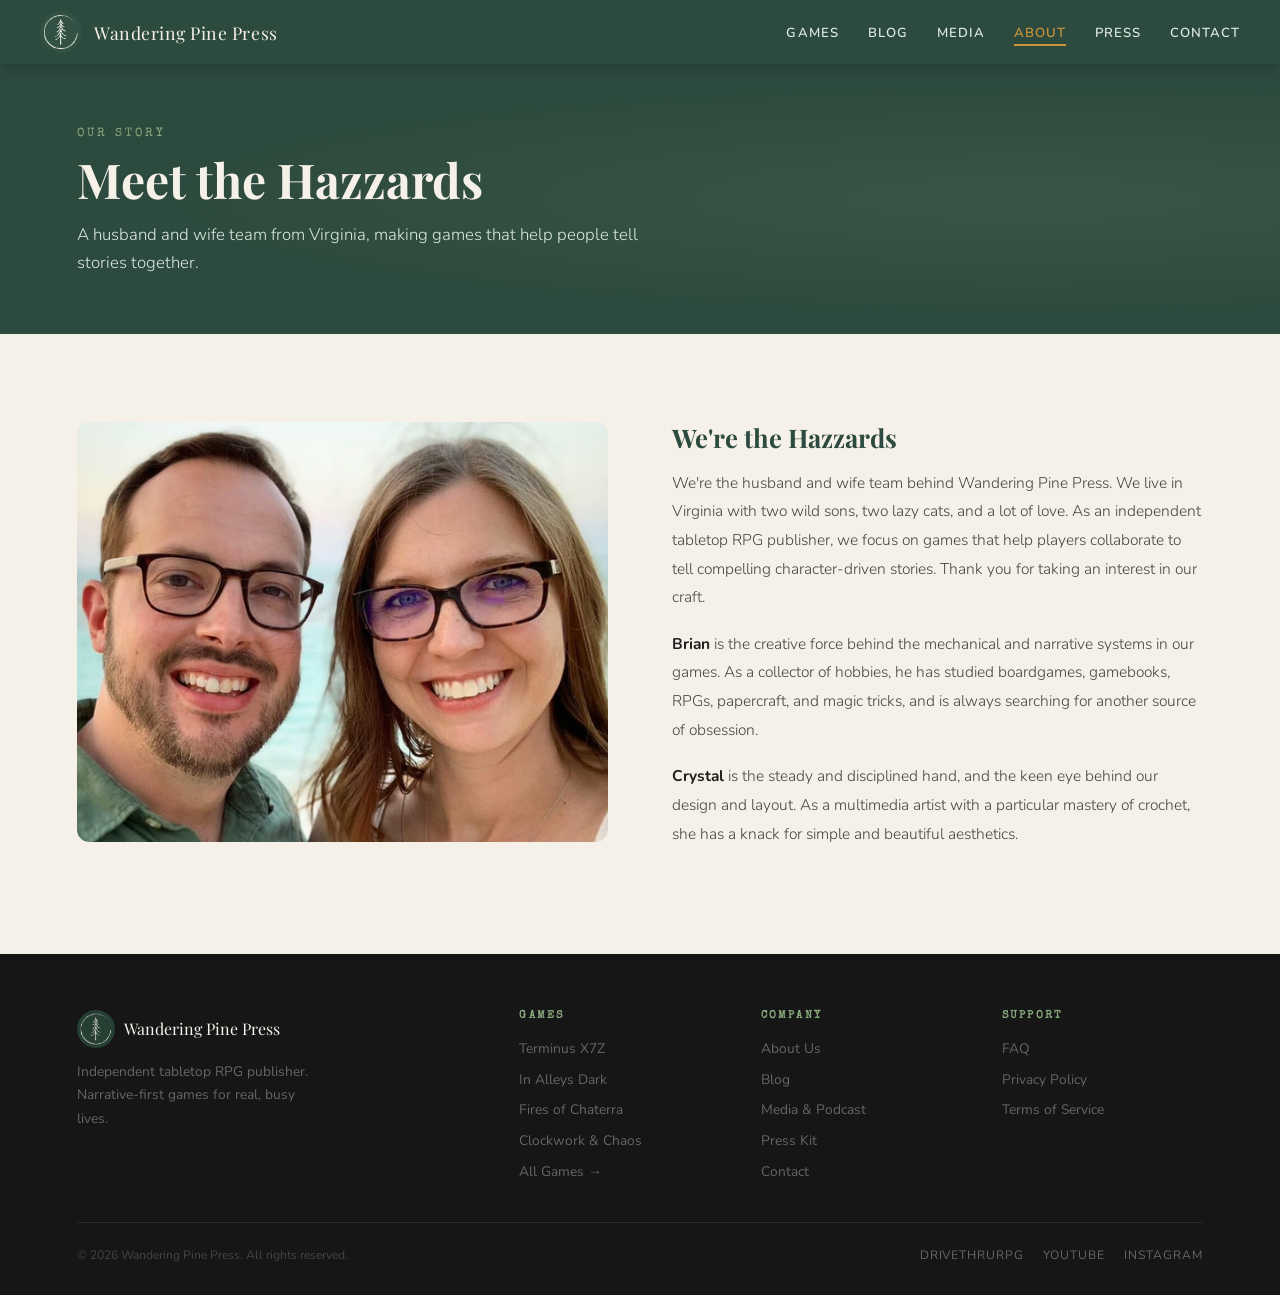
<file: about.html>
<!DOCTYPE html>
<html lang="en">
<head>
  <meta charset="UTF-8"/>
  <meta name="viewport" content="width=device-width, initial-scale=1.0"/>
  <meta name="description" content="Meet the Hazzards — the husband and wife team behind Wandering Pine Press."/>
  <title>About Us — Wandering Pine Press</title>
  <link href="https://fonts.googleapis.com/css2?family=Playfair+Display:ital,wght@0,400;0,700;1,400&family=Nunito:wght@300;400;600&family=Special+Elite&display=swap" rel="stylesheet"/>
  <link rel="stylesheet" href="css/style.css"/>
  <style>
    .about-layout { display: grid; grid-template-columns: 1fr 1fr; gap: 5vw; align-items: start; }
    .about-photo { border-radius: 12px; overflow: hidden; }
    .about-body h2 { font-family: 'Playfair Display', serif; font-size: 1.6rem; margin-bottom: 1rem; color: var(--pine); }
    .about-body p { font-size: 0.97rem; line-height: 1.85; color: #444; font-weight: 300; margin-bottom: 1.1rem; }
    .about-body p strong { color: var(--ink); font-weight: 700; }

    @media (max-width: 900px) {
      .about-layout { grid-template-columns: 1fr; }
    }
  </style>
</head>
<body>
<div id="site-nav"></div>

<div class="page-hero">
  <div class="page-hero-inner">
    <span class="section-label">Our Story</span>
    <h1>Meet the Hazzards</h1>
    <p>A husband and wife team from Virginia, making games that help people tell stories together.</p>
  </div>
</div>

<!-- MAIN ABOUT -->
<section>
  <div class="about-layout">
    <div class="about-photo">
      <img src="images/brianandcrystal.jpg" alt="Brian and Crystal Hazzard" style="width:100%; height:420px; object-fit:cover; border-radius:12px; display:block;" />
    </div>
    <div class="about-body">
      <h2>We're the Hazzards</h2>
      <p>We're the husband and wife team behind Wandering Pine Press. We live in Virginia with two wild sons, two lazy cats, and a lot of love. As an independent tabletop RPG publisher, we focus on games that help players collaborate to tell compelling character-driven stories. Thank you for taking an interest in our craft.</p>
      <p><strong>Brian</strong> is the creative force behind the mechanical and narrative systems in our games. As a collector of hobbies, he has studied boardgames, gamebooks, RPGs, papercraft, and magic tricks, and is always searching for another source of obsession.</p>
      <p><strong>Crystal</strong> is the steady and disciplined hand, and the keen eye behind our design and layout. As a multimedia artist with a particular mastery of crochet, she has a knack for simple and beautiful aesthetics.</p>
      <p><!-- ADD: More about how Wandering Pine Press got started and what the company means to you as a family. --></p>
    </div>
  </div>
</section>

<div id="site-footer"></div>
<script src="js/main.js"></script>
<script src="js/components.js"></script>
</body>
</html>
</file>
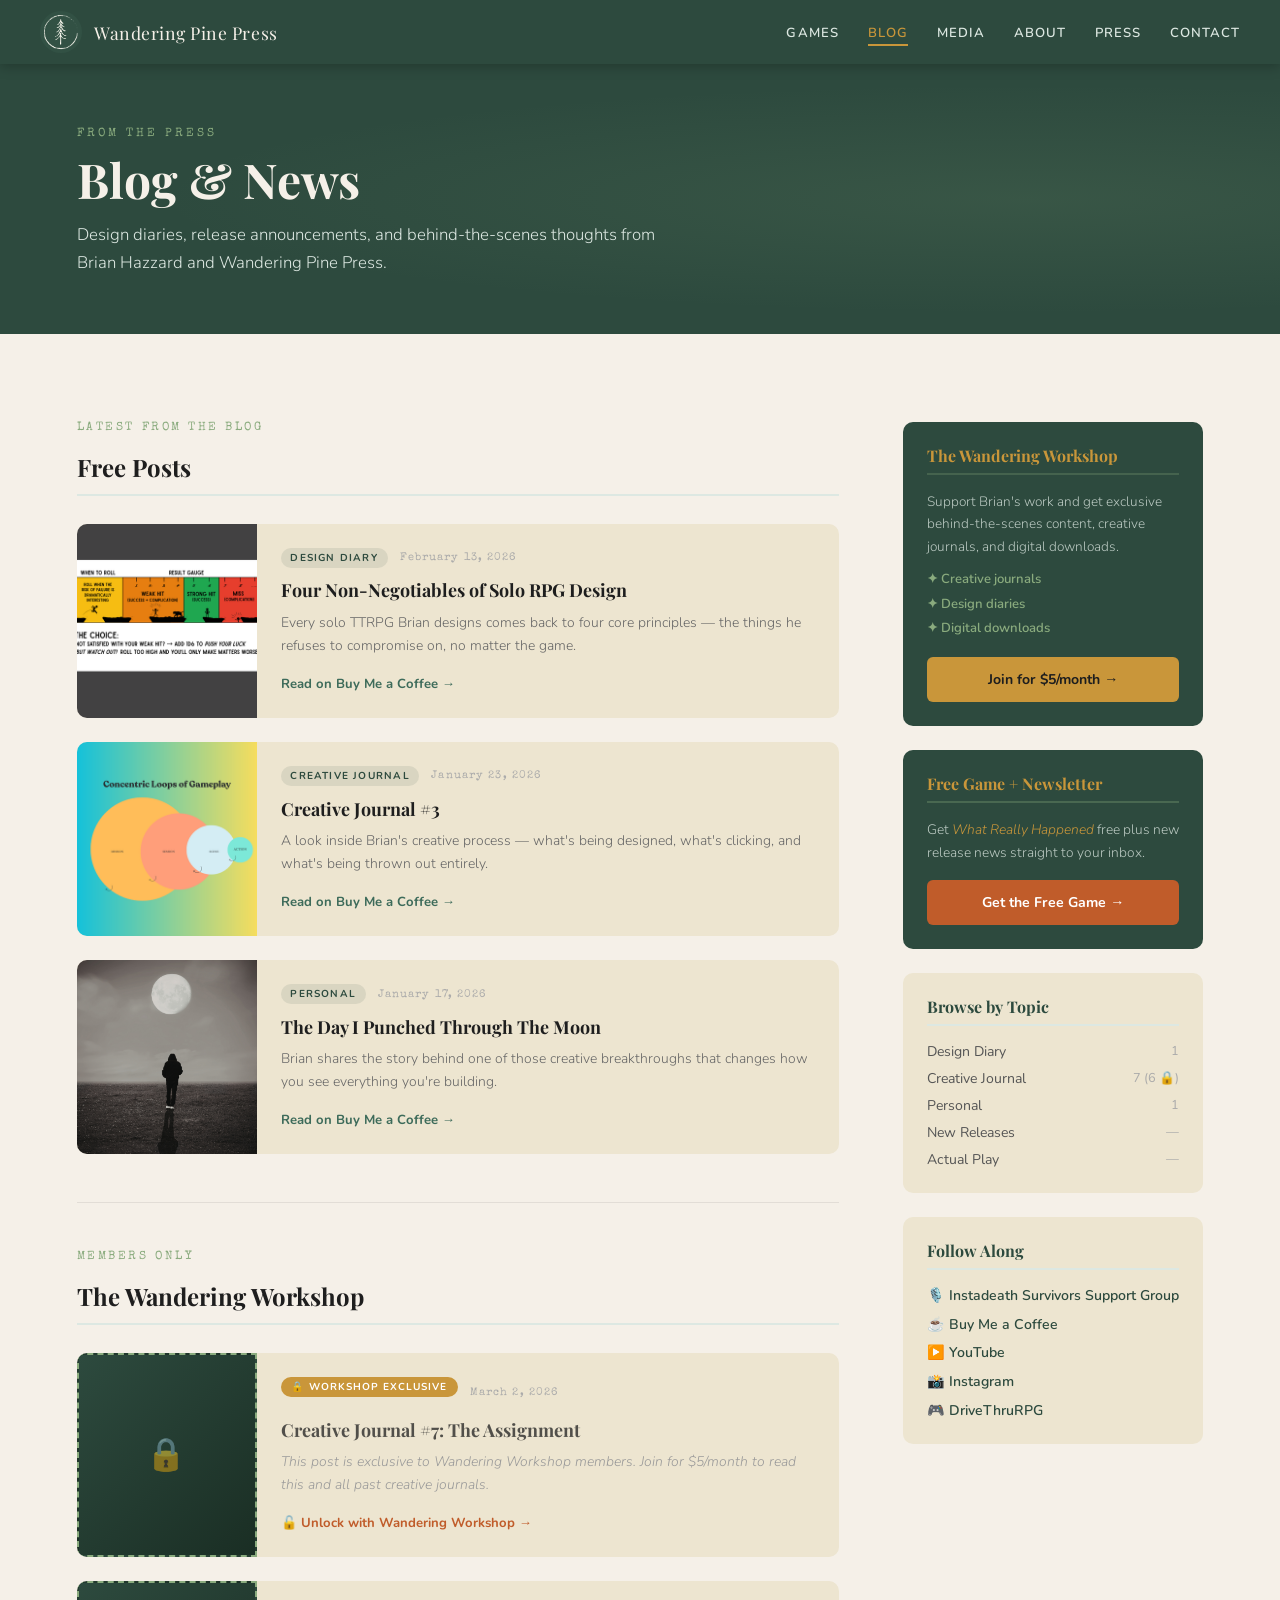
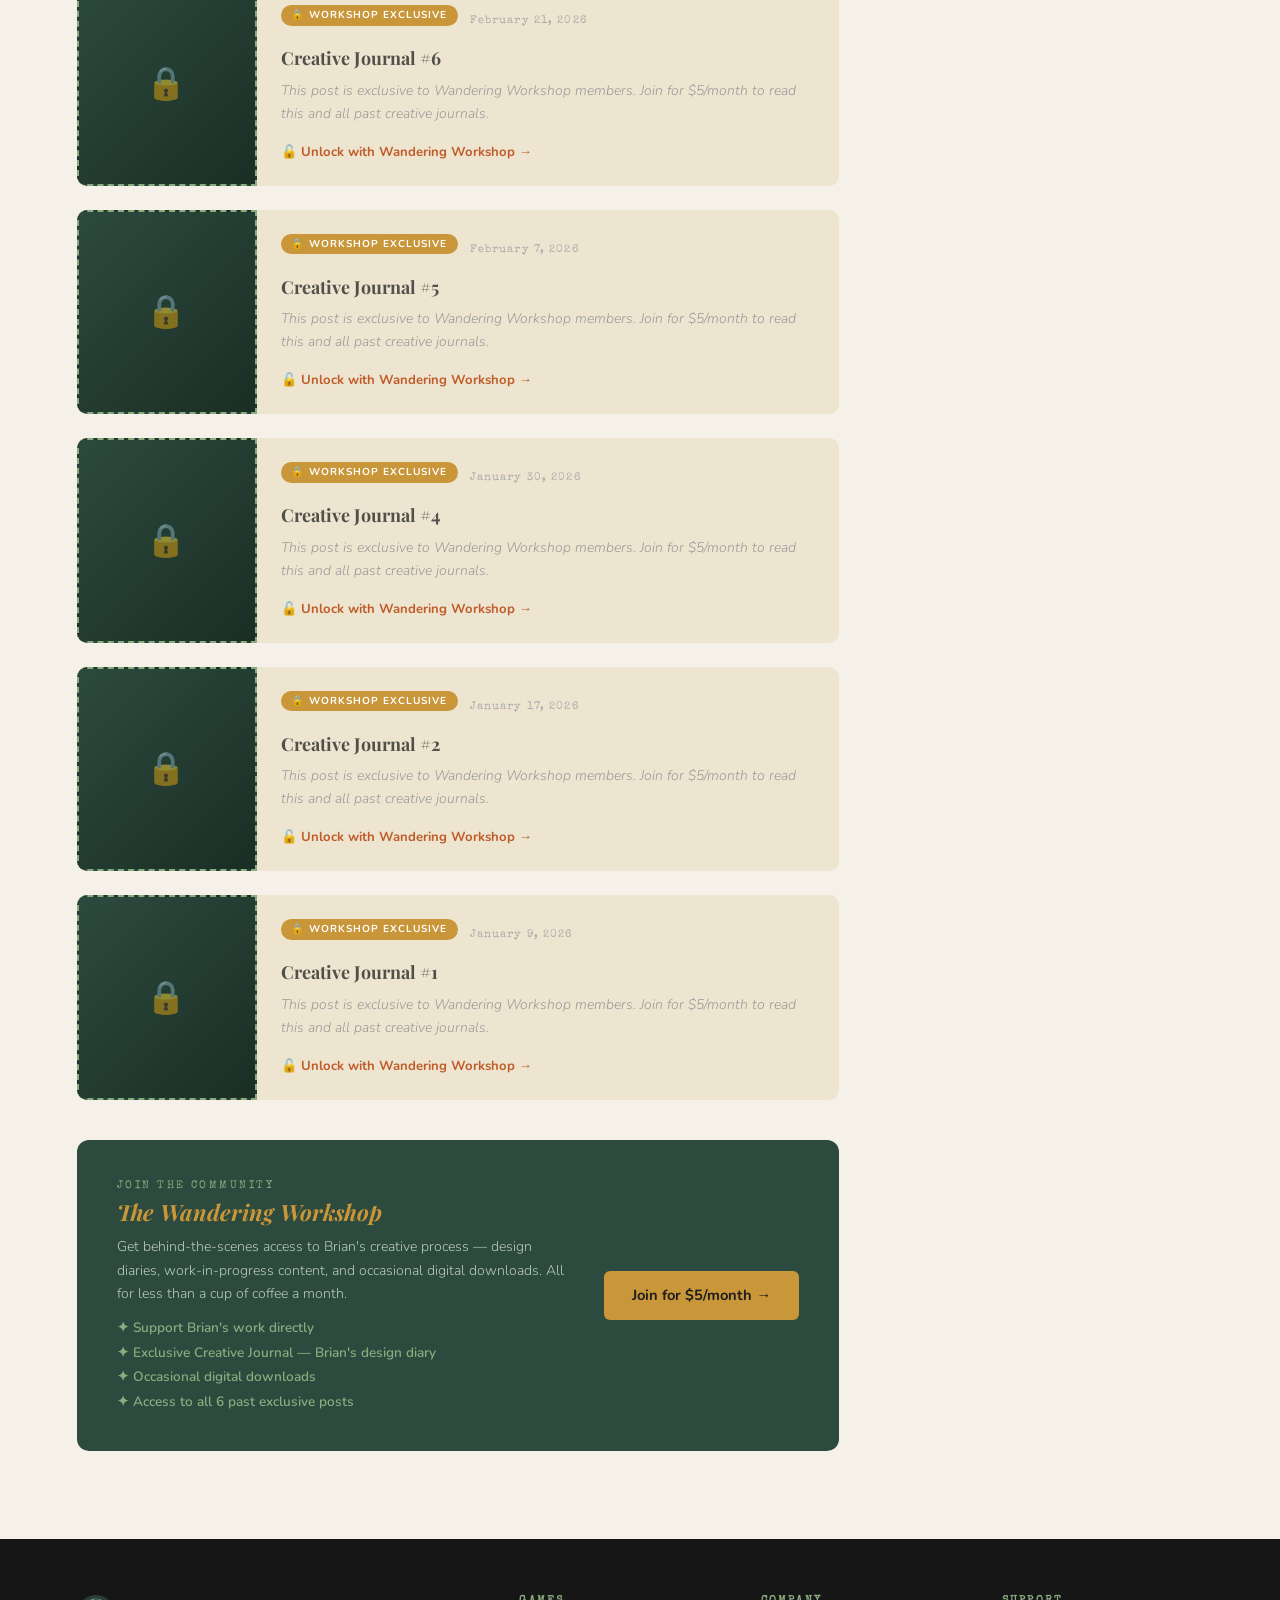
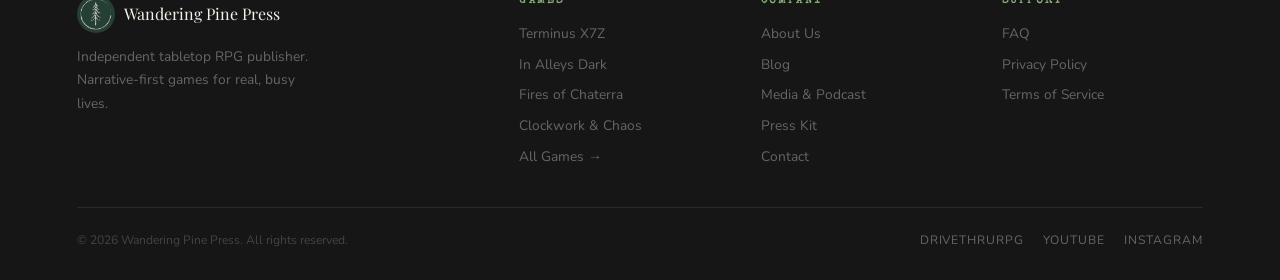
<file: blog.html>
<!DOCTYPE html>
<html lang="en">
<head>
  <meta charset="UTF-8"/>
  <meta name="viewport" content="width=device-width, initial-scale=1.0"/>
  <meta name="description" content="Design diaries, release news, and exclusive content from Wandering Pine Press."/>
  <title>Blog & News — Wandering Pine Press</title>
  <link href="https://fonts.googleapis.com/css2?family=Playfair+Display:ital,wght@0,400;0,700;1,400&family=Nunito:wght@300;400;600&family=Special+Elite&display=swap" rel="stylesheet"/>
  <link rel="stylesheet" href="css/style.css"/>
  <style>
    .blog-layout { display: grid; grid-template-columns: 1fr 300px; gap: 4rem; align-items: start; }

    .posts-section-label { font-family: 'Special Elite', cursive; font-size: 0.72rem; letter-spacing: 0.22em; text-transform: uppercase; color: var(--moss); margin-bottom: 1.25rem; display: block; }
    .posts-section-heading { font-family: 'Playfair Display', serif; font-size: 1.5rem; color: var(--ink); margin-bottom: 1.75rem; padding-bottom: 0.75rem; border-bottom: 2px solid var(--mist); }

    .post-list { display: flex; flex-direction: column; gap: 1.5rem; }

    /* Public post card */
    .post-card { background: var(--parchment); border-radius: 10px; overflow: hidden; display: grid; grid-template-columns: 180px 1fr; transition: transform 0.2s, box-shadow 0.2s; text-decoration: none; color: inherit; }
    .post-card:hover { transform: translateY(-3px); box-shadow: 0 10px 30px rgba(0,0,0,0.08); }
    .post-thumb { width: 180px; min-height: 160px; overflow: hidden; flex-shrink: 0; position: relative; }
    .post-thumb img { position: absolute; inset: 0; width: 100%; height: 100%; object-fit: cover; display: block; }
    .post-body { padding: 1.5rem; min-width: 0; }
    .post-meta { display: flex; align-items: center; gap: 0.75rem; margin-bottom: 0.65rem; flex-wrap: wrap; }
    .post-category { font-size: 0.63rem; font-weight: 700; letter-spacing: 0.12em; text-transform: uppercase; padding: 0.2rem 0.6rem; border-radius: 20px; background: rgba(45,74,62,0.1); color: var(--pine); }
    .post-date { font-family: 'Special Elite', cursive; font-size: 0.7rem; letter-spacing: 0.1em; color: #aaa; }
    .post-title { font-family: 'Playfair Display', serif; font-size: 1.12rem; margin-bottom: 0.5rem; line-height: 1.35; color: var(--ink); }
    .post-excerpt { font-size: 0.87rem; line-height: 1.68; color: #666; margin-bottom: 0.9rem; font-weight: 300; }
    .post-read-more { font-size: 0.82rem; font-weight: 700; color: var(--pine-light); }

    /* Locked Workshop post card */
    .post-card-locked { background: var(--parchment); border-radius: 10px; overflow: hidden; display: grid; grid-template-columns: 180px 1fr; }
    .locked-badge { display: inline-flex; align-items: center; gap: 0.35rem; font-size: 0.63rem; font-weight: 700; letter-spacing: 0.1em; text-transform: uppercase; padding: 0.2rem 0.65rem; border-radius: 20px; background: var(--gold); color: #fff; margin-bottom: 0.65rem; }
    .post-card-locked .post-title { opacity: 0.75; }
    .post-card-locked .post-excerpt { font-style: italic; color: #999; }
    .unlock-link { display: inline-flex; align-items: center; gap: 0.4rem; font-size: 0.82rem; font-weight: 700; color: var(--rust); text-decoration: none; transition: color 0.2s; }
    .unlock-link:hover { color: #a84d22; }

    .posts-divider { margin: 3rem 0; border: none; border-top: 1px solid rgba(0,0,0,0.08); }

    /* Workshop CTA banner */
    .workshop-cta { background: var(--pine); border-radius: 12px; padding: 2.5rem; margin-top: 2.5rem; display: grid; grid-template-columns: 1fr auto; align-items: center; gap: 2rem; }
    .workshop-cta-text .eyebrow { font-family: 'Special Elite', cursive; font-size: 0.7rem; letter-spacing: 0.22em; text-transform: uppercase; color: var(--moss); display: block; margin-bottom: 0.5rem; }
    .workshop-cta-text h3 { font-family: 'Playfair Display', serif; font-size: 1.4rem; color: var(--gold); margin-bottom: 0.6rem; font-style: italic; }
    .workshop-cta-text p { font-size: 0.88rem; color: rgba(221,232,226,0.8); line-height: 1.68; font-weight: 300; }
    .workshop-cta-text ul { list-style: none; padding: 0; margin: 0.75rem 0 0; display: flex; flex-direction: column; gap: 0.35rem; }
    .workshop-cta-text ul li { font-size: 0.85rem; color: var(--moss); font-weight: 600; }
    .workshop-cta-btn { display: inline-block; padding: 0.9rem 1.75rem; background: var(--gold); color: var(--ink); font-family: 'Nunito', sans-serif; font-weight: 700; font-size: 0.92rem; border-radius: 6px; text-decoration: none; white-space: nowrap; transition: background 0.2s, transform 0.15s; flex-shrink: 0; }
    .workshop-cta-btn:hover { background: #b8862e; transform: translateY(-2px); }

    /* Sidebar */
    .blog-sidebar { position: sticky; top: 84px; display: flex; flex-direction: column; gap: 1.5rem; }
    .sidebar-widget { background: var(--parchment); border-radius: 10px; padding: 1.5rem; }
    .sidebar-widget h4 { font-family: 'Playfair Display', serif; font-size: 1rem; color: var(--pine); margin-bottom: 1rem; border-bottom: 2px solid var(--mist); padding-bottom: 0.5rem; }
    .workshop-widget { background: var(--pine); color: var(--cream); }
    .workshop-widget h4 { color: var(--gold); border-bottom-color: rgba(138,171,126,0.25); }
    .workshop-widget p { font-size: 0.85rem; color: rgba(221,232,226,0.8); line-height: 1.65; margin-bottom: 0.5rem; font-weight: 300; }
    .workshop-widget .perks { list-style: none; padding: 0; margin: 0.75rem 0 1.25rem; display: flex; flex-direction: column; gap: 0.4rem; }
    .workshop-widget .perks li { font-size: 0.82rem; color: var(--moss); font-weight: 600; }
    .workshop-widget a.btn-workshop { display: block; text-align: center; padding: 0.8rem; background: var(--gold); color: var(--ink); font-family: 'Nunito', sans-serif; font-weight: 700; font-size: 0.88rem; border-radius: 6px; text-decoration: none; transition: background 0.2s; }
    .workshop-widget a.btn-workshop:hover { background: #b8862e; }
    .signup-widget { background: var(--pine); color: var(--cream); }
    .signup-widget h4 { color: var(--gold); border-bottom-color: rgba(138,171,126,0.3); }
    .signup-widget p { font-size: 0.86rem; color: rgba(221,232,226,0.8); line-height: 1.65; margin-bottom: 1rem; font-weight: 300; }
    .signup-widget a.btn-newsletter { display: block; text-align: center; padding: 0.8rem; background: var(--rust); color: #fff; font-family: 'Nunito', sans-serif; font-weight: 700; font-size: 0.88rem; border-radius: 6px; text-decoration: none; transition: background 0.2s; }
    .signup-widget a.btn-newsletter:hover { background: #a84d22; }
    .category-list { list-style: none; display: flex; flex-direction: column; gap: 0.5rem; }
    .category-list a { color: #555; text-decoration: none; font-size: 0.88rem; display: flex; justify-content: space-between; transition: color 0.2s; }
    .category-list a:hover { color: var(--rust); }
    .category-count { color: #aaa; font-size: 0.8rem; }

    @media (max-width: 960px) {
      .blog-layout { grid-template-columns: 1fr; }
      .blog-sidebar { position: static; }
      .post-card, .post-card-locked { grid-template-columns: 1fr; }
      .post-thumb { min-height: 180px; }
      .workshop-cta { grid-template-columns: 1fr; }
    }
  </style>
</head>
<body>
<div id="site-nav"></div>

<div class="page-hero">
  <div class="page-hero-inner">
    <span class="section-label">From the Press</span>
    <h1>Blog & News</h1>
    <p>Design diaries, release announcements, and behind-the-scenes thoughts from Brian Hazzard and Wandering Pine Press.</p>
  </div>
</div>

<section>
  <div class="blog-layout">

    <div>

      <!-- ── FREE POSTS ──
           To add a new public post: copy a post-card block, paste it at the
           TOP of this list, and update the title, date, excerpt, and href.
      -->
      <span class="posts-section-label">Latest from the Blog</span>
      <h2 class="posts-section-heading">Free Posts</h2>

      <div class="post-list">

        <a class="post-card" href="https://buymeacoffee.com/brianhazzard/the-four-non-negotiables-solo-rpg-design" target="_blank" rel="noopener">
          <div class="post-thumb" style="border-radius:0;">
            <img src="images/Kickstarter Info Graphic.png" alt="Four Non-Negotiables of Solo RPG Design" />
          </div>
          <div class="post-body">
            <div class="post-meta">
              <span class="post-category">Design Diary</span>
              <span class="post-date">February 13, 2026</span>
            </div>
            <h2 class="post-title">Four Non-Negotiables of Solo RPG Design</h2>
            <p class="post-excerpt"><!-- ADD: 2-3 sentence excerpt from this post --> Every solo TTRPG Brian designs comes back to four core principles — the things he refuses to compromise on, no matter the game.</p>
            <span class="post-read-more">Read on Buy Me a Coffee →</span>
          </div>
        </a>

        <a class="post-card" href="https://buymeacoffee.com/brianhazzard/creative-journal-3" target="_blank" rel="noopener">
          <div class="post-thumb" style="border-radius:0;">
            <img src="images/Concentric Loops of Gameplay.png" alt="Creative Journal #3" />
          </div>
          <div class="post-body">
            <div class="post-meta">
              <span class="post-category">Creative Journal</span>
              <span class="post-date">January 23, 2026</span>
            </div>
            <h2 class="post-title">Creative Journal #3</h2>
            <p class="post-excerpt"><!-- ADD: 2-3 sentence excerpt from this post --> A look inside Brian's creative process — what's being designed, what's clicking, and what's being thrown out entirely.</p>
            <span class="post-read-more">Read on Buy Me a Coffee →</span>
          </div>
        </a>

        <a class="post-card" href="https://buymeacoffee.com/brianhazzard/the-day-i-punched-through-the-moon" target="_blank" rel="noopener">
          <div class="post-thumb" style="border-radius:0;">
            <img src="images/moon (1).png" alt="The Day I Punched Through The Moon" />
          </div>
          <div class="post-body">
            <div class="post-meta">
              <span class="post-category">Personal</span>
              <span class="post-date">January 17, 2026</span>
            </div>
            <h2 class="post-title">The Day I Punched Through The Moon</h2>
            <p class="post-excerpt"><!-- ADD: 2-3 sentence excerpt from this post --> Brian shares the story behind one of those creative breakthroughs that changes how you see everything you're building.</p>
            <span class="post-read-more">Read on Buy Me a Coffee →</span>
          </div>
        </a>

      </div>

      <hr class="posts-divider"/>

      <!-- ── WANDERING WORKSHOP POSTS ──
           To add a new locked post: copy a post-card-locked block, paste it at the
           TOP of this list, and update the title and date. Keep excerpts vague.
      -->
      <span class="posts-section-label">Members Only</span>
      <h2 class="posts-section-heading">The Wandering Workshop</h2>

      <div class="post-list">

        <div class="post-card-locked">
          <div class="post-thumb img-placeholder" style="min-height:160px; border-radius:0; background:linear-gradient(135deg,#2d4a3e,#1a2e24);">
            <span class="ph-icon">🔒</span>
          </div>
          <div class="post-body">
            <div class="post-meta">
              <span class="locked-badge">🔒 Workshop Exclusive</span>
              <span class="post-date">March 2, 2026</span>
            </div>
            <h2 class="post-title">Creative Journal #7: The Assignment</h2>
            <p class="post-excerpt">This post is exclusive to Wandering Workshop members. Join for $5/month to read this and all past creative journals.</p>
            <a href="https://buymeacoffee.com/brianhazzard/membership" target="_blank" rel="noopener" class="unlock-link">🔓 Unlock with Wandering Workshop →</a>
          </div>
        </div>

        <div class="post-card-locked">
          <div class="post-thumb img-placeholder" style="min-height:160px; border-radius:0; background:linear-gradient(135deg,#2d4a3e,#1a2e24);">
            <span class="ph-icon">🔒</span>
          </div>
          <div class="post-body">
            <div class="post-meta">
              <span class="locked-badge">🔒 Workshop Exclusive</span>
              <span class="post-date">February 21, 2026</span>
            </div>
            <h2 class="post-title">Creative Journal #6</h2>
            <p class="post-excerpt">This post is exclusive to Wandering Workshop members. Join for $5/month to read this and all past creative journals.</p>
            <a href="https://buymeacoffee.com/brianhazzard/membership" target="_blank" rel="noopener" class="unlock-link">🔓 Unlock with Wandering Workshop →</a>
          </div>
        </div>

        <div class="post-card-locked">
          <div class="post-thumb img-placeholder" style="min-height:160px; border-radius:0; background:linear-gradient(135deg,#2d4a3e,#1a2e24);">
            <span class="ph-icon">🔒</span>
          </div>
          <div class="post-body">
            <div class="post-meta">
              <span class="locked-badge">🔒 Workshop Exclusive</span>
              <span class="post-date">February 7, 2026</span>
            </div>
            <h2 class="post-title">Creative Journal #5</h2>
            <p class="post-excerpt">This post is exclusive to Wandering Workshop members. Join for $5/month to read this and all past creative journals.</p>
            <a href="https://buymeacoffee.com/brianhazzard/membership" target="_blank" rel="noopener" class="unlock-link">🔓 Unlock with Wandering Workshop →</a>
          </div>
        </div>

        <div class="post-card-locked">
          <div class="post-thumb img-placeholder" style="min-height:160px; border-radius:0; background:linear-gradient(135deg,#2d4a3e,#1a2e24);">
            <span class="ph-icon">🔒</span>
          </div>
          <div class="post-body">
            <div class="post-meta">
              <span class="locked-badge">🔒 Workshop Exclusive</span>
              <span class="post-date">January 30, 2026</span>
            </div>
            <h2 class="post-title">Creative Journal #4</h2>
            <p class="post-excerpt">This post is exclusive to Wandering Workshop members. Join for $5/month to read this and all past creative journals.</p>
            <a href="https://buymeacoffee.com/brianhazzard/membership" target="_blank" rel="noopener" class="unlock-link">🔓 Unlock with Wandering Workshop →</a>
          </div>
        </div>

        <div class="post-card-locked">
          <div class="post-thumb img-placeholder" style="min-height:160px; border-radius:0; background:linear-gradient(135deg,#2d4a3e,#1a2e24);">
            <span class="ph-icon">🔒</span>
          </div>
          <div class="post-body">
            <div class="post-meta">
              <span class="locked-badge">🔒 Workshop Exclusive</span>
              <span class="post-date">January 17, 2026</span>
            </div>
            <h2 class="post-title">Creative Journal #2</h2>
            <p class="post-excerpt">This post is exclusive to Wandering Workshop members. Join for $5/month to read this and all past creative journals.</p>
            <a href="https://buymeacoffee.com/brianhazzard/membership" target="_blank" rel="noopener" class="unlock-link">🔓 Unlock with Wandering Workshop →</a>
          </div>
        </div>

        <div class="post-card-locked">
          <div class="post-thumb img-placeholder" style="min-height:160px; border-radius:0; background:linear-gradient(135deg,#2d4a3e,#1a2e24);">
            <span class="ph-icon">🔒</span>
          </div>
          <div class="post-body">
            <div class="post-meta">
              <span class="locked-badge">🔒 Workshop Exclusive</span>
              <span class="post-date">January 9, 2026</span>
            </div>
            <h2 class="post-title">Creative Journal #1</h2>
            <p class="post-excerpt">This post is exclusive to Wandering Workshop members. Join for $5/month to read this and all past creative journals.</p>
            <a href="https://buymeacoffee.com/brianhazzard/membership" target="_blank" rel="noopener" class="unlock-link">🔓 Unlock with Wandering Workshop →</a>
          </div>
        </div>

      </div>

      <!-- WORKSHOP JOIN CTA -->
      <div class="workshop-cta">
        <div class="workshop-cta-text">
          <span class="eyebrow">Join the Community</span>
          <h3>The Wandering Workshop</h3>
          <p>Get behind-the-scenes access to Brian's creative process — design diaries, work-in-progress content, and occasional digital downloads. All for less than a cup of coffee a month.</p>
          <ul>
            <li>✦ Support Brian's work directly</li>
            <li>✦ Exclusive Creative Journal — Brian's design diary</li>
            <li>✦ Occasional digital downloads</li>
            <li>✦ Access to all 6 past exclusive posts</li>
          </ul>
        </div>
        <a href="https://buymeacoffee.com/brianhazzard/membership" target="_blank" rel="noopener" class="workshop-cta-btn">Join for $5/month →</a>
      </div>

    </div>

    <!-- ── SIDEBAR ── -->
    <aside class="blog-sidebar">

      <div class="sidebar-widget workshop-widget">
        <h4>The Wandering Workshop</h4>
        <p>Support Brian's work and get exclusive behind-the-scenes content, creative journals, and digital downloads.</p>
        <ul class="perks">
          <li>✦ Creative journals</li>
          <li>✦ Design diaries</li>
          <li>✦ Digital downloads</li>
        </ul>
        <a href="https://buymeacoffee.com/brianhazzard/membership" target="_blank" rel="noopener" class="btn-workshop">Join for $5/month →</a>
      </div>

      <div class="sidebar-widget signup-widget">
        <h4>Free Game + Newsletter</h4>
        <p>Get <em style="color:var(--gold);">What Really Happened</em> free plus new release news straight to your inbox.</p>
        <a href="index.html#signup" class="btn-newsletter">Get the Free Game →</a>
      </div>

      <div class="sidebar-widget">
        <h4>Browse by Topic</h4>
        <ul class="category-list">
          <li><a href="#">Design Diary <span class="category-count">1</span></a></li>
          <li><a href="#">Creative Journal <span class="category-count">7 (6 🔒)</span></a></li>
          <li><a href="#">Personal <span class="category-count">1</span></a></li>
          <li><a href="#">New Releases <span class="category-count">—</span></a></li>
          <li><a href="#">Actual Play <span class="category-count">—</span></a></li>
        </ul>
      </div>

      <div class="sidebar-widget">
        <h4>Follow Along</h4>
        <div style="display:flex;flex-direction:column;gap:0.6rem;">
          <a href="https://pod.link/1559932779" target="_blank" rel="noopener" style="display:flex;align-items:center;gap:0.6rem;color:var(--pine);text-decoration:none;font-size:0.88rem;font-weight:600;">🎙️ Instadeath Survivors Support Group</a>
          <a href="https://buymeacoffee.com/brianhazzard" target="_blank" rel="noopener" style="display:flex;align-items:center;gap:0.6rem;color:var(--pine);text-decoration:none;font-size:0.88rem;font-weight:600;">☕ Buy Me a Coffee</a>
          <a href="https://www.youtube.com/@wanderingpinepress" target="_blank" rel="noopener" style="display:flex;align-items:center;gap:0.6rem;color:var(--pine);text-decoration:none;font-size:0.88rem;font-weight:600;">▶️ YouTube</a>
          <a href="https://www.instagram.com/wanderingpinepress" target="_blank" rel="noopener" style="display:flex;align-items:center;gap:0.6rem;color:var(--pine);text-decoration:none;font-size:0.88rem;font-weight:600;">📸 Instagram</a>
          <a href="https://www.drivethrurpg.com" target="_blank" rel="noopener" style="display:flex;align-items:center;gap:0.6rem;color:var(--pine);text-decoration:none;font-size:0.88rem;font-weight:600;">🎮 DriveThruRPG</a>
        </div>
      </div>

    </aside>

  </div>
</section>

<div id="site-footer"></div>
<script src="js/main.js"></script>
<script src="js/components.js"></script>
</body>
</html>
</file>
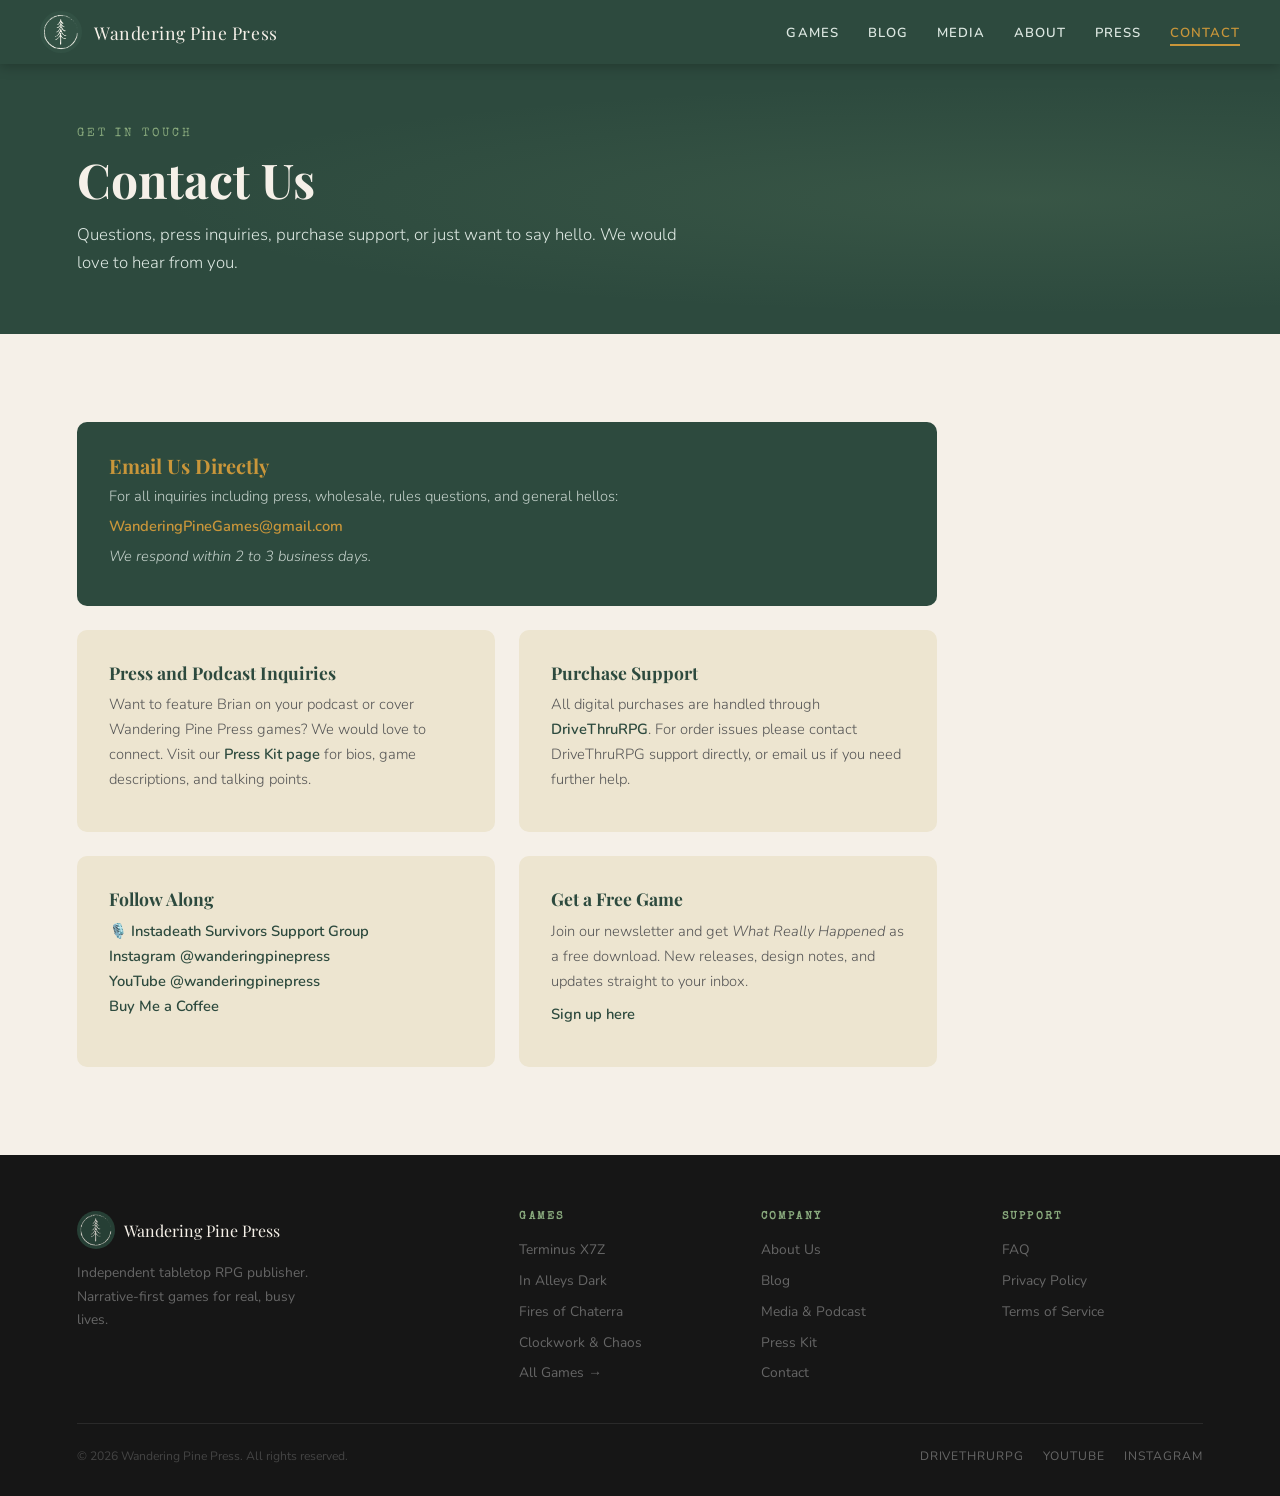
<file: contact.html>
<!DOCTYPE html>
<html lang="en">
<head>
  <meta charset="UTF-8"/>
  <meta name="viewport" content="width=device-width, initial-scale=1.0"/>
  <meta name="description" content="Get in touch with Wandering Pine Press. General inquiries, press, and purchase support."/>
  <title>Contact -- Wandering Pine Press</title>
  <link href="https://fonts.googleapis.com/css2?family=Playfair+Display:ital,wght@0,400;0,700;1,400&family=Nunito:wght@300;400;600&family=Special+Elite&display=swap" rel="stylesheet"/>
  <link rel="stylesheet" href="css/style.css"/>
  <style>
    .contact-grid {
      display: grid;
      grid-template-columns: repeat(2, 1fr);
      gap: 1.5rem;
      max-width: 860px;
    }
    .info-card { background: var(--parchment); border-radius: 10px; padding: 2rem; }
    .info-card h4 { font-family: 'Playfair Display', serif; font-size: 1.1rem; color: var(--pine); margin-bottom: 0.6rem; }
    .info-card p { font-size: 0.92rem; color: #555; line-height: 1.7; font-weight: 300; margin-bottom: 0.5rem; }
    .info-card a { color: var(--pine); font-weight: 600; text-decoration: none; }
    .info-card a:hover { color: var(--rust); }
    .info-card .icon { font-size: 1.6rem; margin-bottom: 0.75rem; display: block; }
    .info-card.featured { background: var(--pine); grid-column: span 2; display: grid; grid-template-columns: auto 1fr; gap: 1.5rem; align-items: center; }
    .info-card.featured .icon { font-size: 2.2rem; margin: 0; }
    .info-card.featured h4 { color: var(--gold); font-size: 1.25rem; margin-bottom: 0.4rem; }
    .info-card.featured p { color: rgba(221,232,226,0.85); margin-bottom: 0.3rem; }
    .info-card.featured a { color: var(--gold); }
    .info-card.featured a:hover { color: var(--moss); }
    .response-note { font-size: 0.8rem; color: rgba(221,232,226,0.55); font-style: italic; }
    .info-card:not(.featured) .response-note { color: #aaa; }

    @media (max-width: 700px) {
      .contact-grid { grid-template-columns: 1fr; }
      .info-card.featured { grid-column: span 1; grid-template-columns: 1fr; }
    }
  </style>
</head>
<body>
<div id="site-nav"></div>

<div class="page-hero">
  <div class="page-hero-inner">
    <span class="section-label">Get in Touch</span>
    <h1>Contact Us</h1>
    <p>Questions, press inquiries, purchase support, or just want to say hello. We would love to hear from you.</p>
  </div>
</div>

<section>
  <div class="contact-grid">

    <!-- Featured email card spans full width -->
    <div class="info-card featured">
      <div>
        <h4>Email Us Directly</h4>
        <p>For all inquiries including press, wholesale, rules questions, and general hellos:</p>
        <p><a href="mailto:WanderingPineGames@gmail.com">WanderingPineGames@gmail.com</a></p>
        <p class="response-note">We respond within 2 to 3 business days.</p>
      </div>
    </div>

    <div class="info-card">
      <h4>Press and Podcast Inquiries</h4>
      <p>Want to feature Brian on your podcast or cover Wandering Pine Press games? We would love to connect. Visit our <a href="press.html">Press Kit page</a> for bios, game descriptions, and talking points.</p>
    </div>

    <div class="info-card">
      <h4>Purchase Support</h4>
      <p>All digital purchases are handled through <a href="https://www.drivethrurpg.com" target="_blank" rel="noopener">DriveThruRPG</a>. For order issues please contact DriveThruRPG support directly, or email us if you need further help.</p>
    </div>

    <div class="info-card">
      <h4>Follow Along</h4>
      <p>
        <a href="https://pod.link/1559932779" target="_blank" rel="noopener">🎙️ Instadeath Survivors Support Group</a><br/>
        <a href="https://www.instagram.com/wanderingpinepress" target="_blank" rel="noopener">Instagram @wanderingpinepress</a><br/>
        <a href="https://www.youtube.com/@wanderingpinepress" target="_blank" rel="noopener">YouTube @wanderingpinepress</a><br/>
        <a href="https://buymeacoffee.com/brianhazzard" target="_blank" rel="noopener">Buy Me a Coffee</a>
      </p>
    </div>

    <div class="info-card">
      <h4>Get a Free Game</h4>
      <p>Join our newsletter and get <em>What Really Happened</em> as a free download. New releases, design notes, and updates straight to your inbox.</p>
      <p><a href="index.html#signup">Sign up here</a></p>
    </div>

  </div>
</section>

<div id="site-footer"></div>
<script src="js/main.js"></script>
<script src="js/components.js"></script>
</body>
</html>
</file>
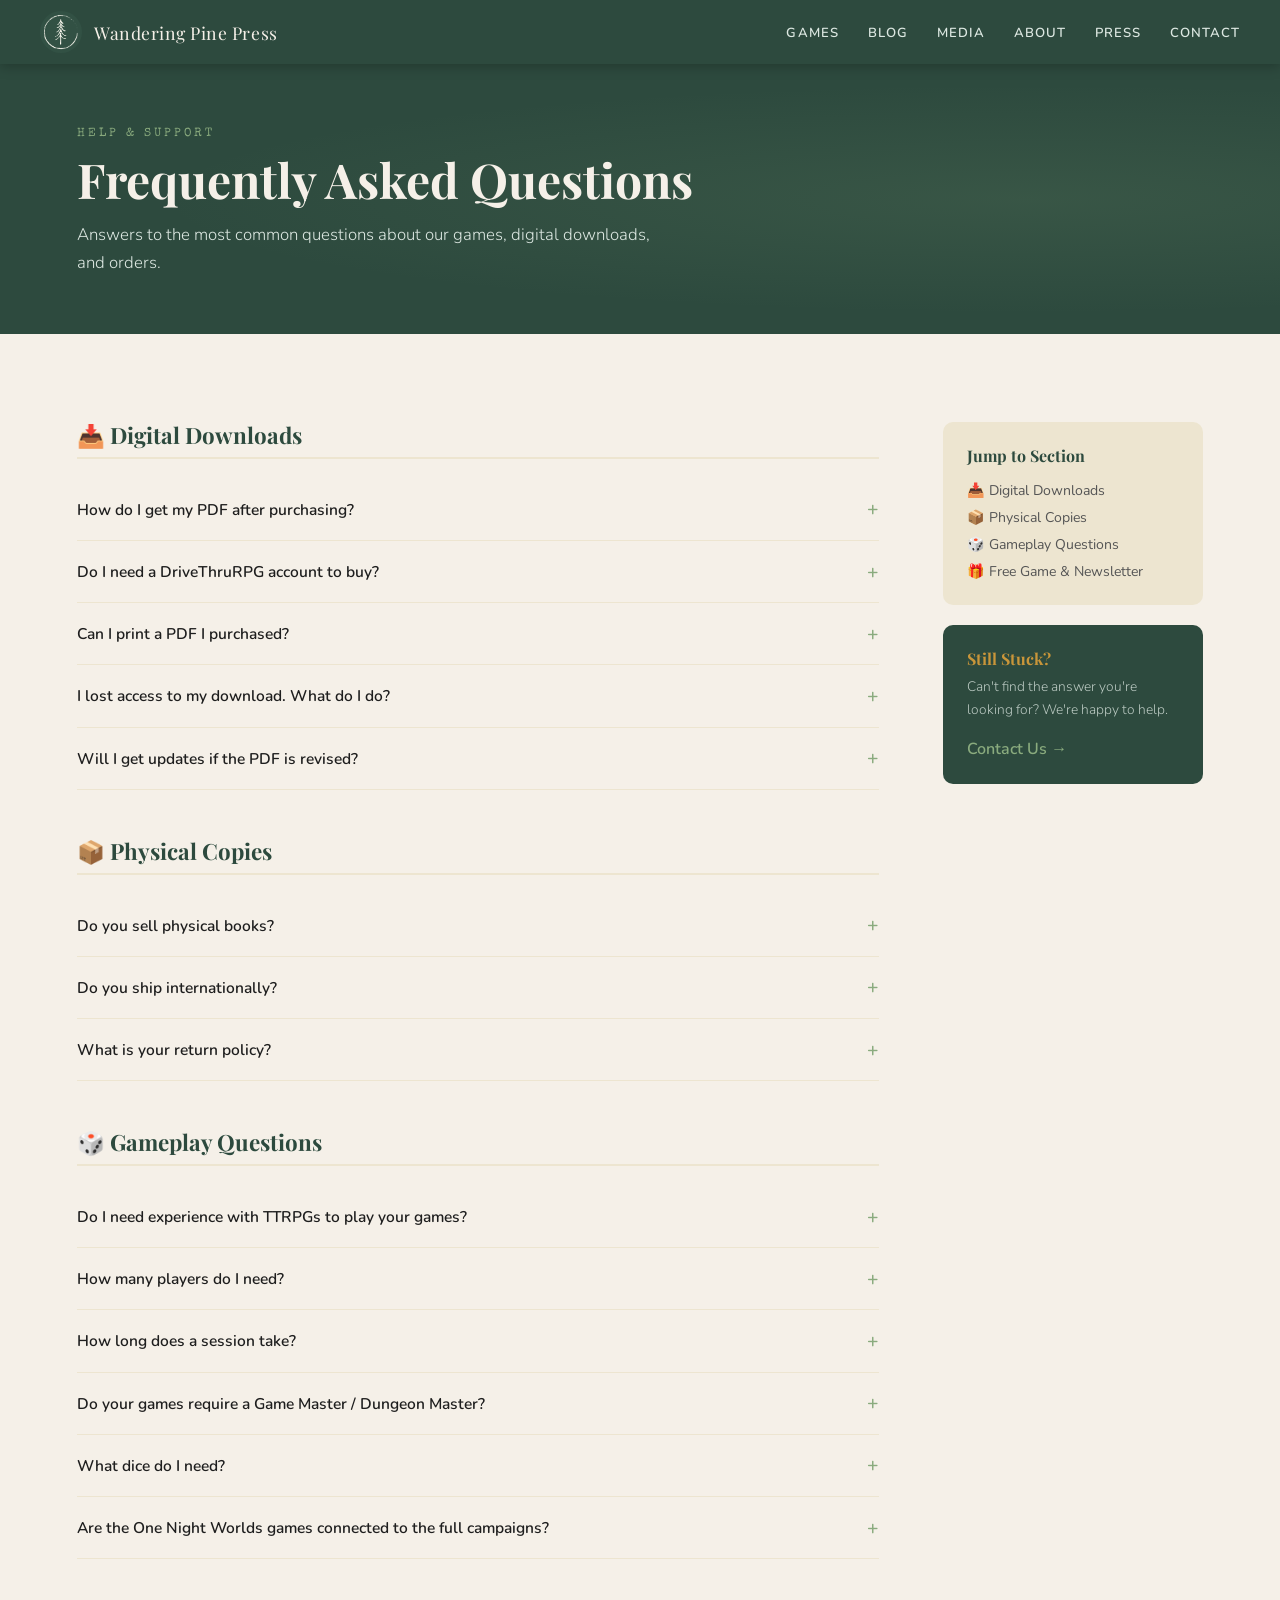
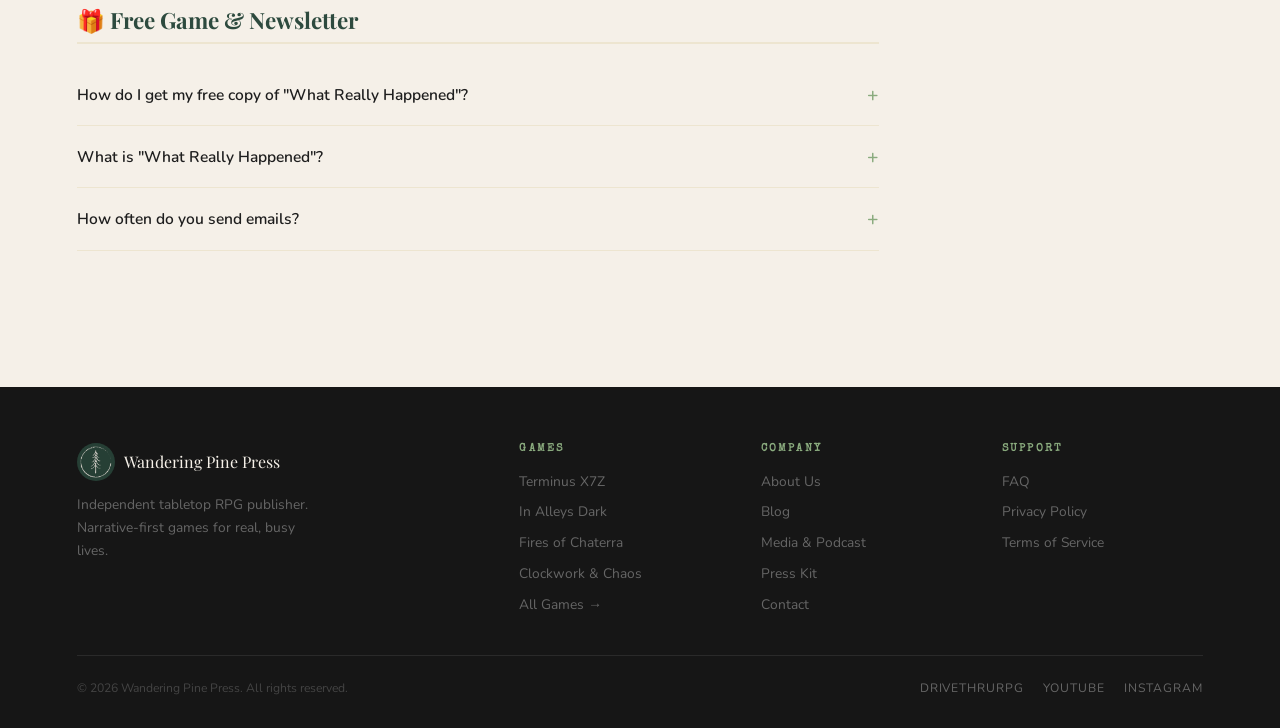
<file: faq.html>
<!DOCTYPE html>
<html lang="en">
<head>
  <meta charset="UTF-8"/>
  <meta name="viewport" content="width=device-width, initial-scale=1.0"/>
  <meta name="description" content="Frequently asked questions about Wandering Pine Press games, orders, and digital downloads."/>
  <title>FAQ — Wandering Pine Press</title>
  <link href="https://fonts.googleapis.com/css2?family=Playfair+Display:ital,wght@0,400;0,700;1,400&family=Nunito:wght@300;400;600&family=Special+Elite&display=swap" rel="stylesheet"/>
  <link rel="stylesheet" href="css/style.css"/>
  <style>
    .faq-layout { display: grid; grid-template-columns: 1fr 260px; gap: 4rem; align-items: start; }
    .faq-section { margin-bottom: 3rem; }
    .faq-section h2 { font-family: 'Playfair Display', serif; font-size: 1.4rem; color: var(--pine); margin-bottom: 1.25rem; padding-bottom: 0.5rem; border-bottom: 2px solid var(--parchment); display: flex; align-items: center; gap: 0.6rem; }
    .faq-item { border-bottom: 1px solid var(--parchment); }
    .faq-question { width: 100%; background: none; border: none; text-align: left; padding: 1.1rem 0; cursor: pointer; display: flex; justify-content: space-between; align-items: center; gap: 1rem; font-family: 'Nunito', sans-serif; font-size: 0.97rem; font-weight: 600; color: var(--ink); transition: color 0.2s; }
    .faq-question:hover { color: var(--rust); }
    .faq-icon { font-size: 1.2rem; color: var(--moss); flex-shrink: 0; transition: transform 0.3s; }
    .faq-item.open .faq-icon { transform: rotate(45deg); }
    .faq-answer { display: none; padding: 0 0 1.1rem; font-size: 0.93rem; line-height: 1.8; color: #555; font-weight: 300; }
    .faq-answer a { color: var(--pine); font-weight: 600; text-decoration: none; }
    .faq-answer a:hover { color: var(--rust); }
    .faq-item.open .faq-answer { display: block; }

    .faq-sidebar { position: sticky; top: 84px; display: flex; flex-direction: column; gap: 1.25rem; }
    .faq-nav { background: var(--parchment); border-radius: 10px; padding: 1.5rem; }
    .faq-nav h4 { font-family: 'Playfair Display', serif; font-size: 1rem; color: var(--pine); margin-bottom: 1rem; }
    .faq-nav ul { list-style: none; display: flex; flex-direction: column; gap: 0.5rem; }
    .faq-nav a { color: #555; text-decoration: none; font-size: 0.88rem; transition: color 0.2s; display: flex; align-items: center; gap: 0.4rem; }
    .faq-nav a:hover { color: var(--rust); }
    .still-stuck { background: var(--pine); color: var(--cream); border-radius: 10px; padding: 1.5rem; }
    .still-stuck h4 { font-family: 'Playfair Display', serif; font-size: 1rem; color: var(--gold); margin-bottom: 0.5rem; }
    .still-stuck p { font-size: 0.86rem; color: rgba(221,232,226,0.8); line-height: 1.65; margin-bottom: 1rem; font-weight: 300; }
    .still-stuck a { color: var(--moss); font-weight: 600; text-decoration: none; }

    @media (max-width: 900px) { .faq-layout { grid-template-columns: 1fr; } .faq-sidebar { position: static; } }
  </style>
</head>
<body>
<div id="site-nav"></div>

<div class="page-hero">
  <div class="page-hero-inner">
    <span class="section-label">Help & Support</span>
    <h1>Frequently Asked Questions</h1>
    <p>Answers to the most common questions about our games, digital downloads, and orders.</p>
  </div>
</div>

<section>
  <div class="faq-layout">
    <div>

      <!-- DIGITAL DOWNLOADS -->
      <div class="faq-section" id="faq-digital">
        <h2>📥 Digital Downloads</h2>
        <div class="faq-item">
          <button class="faq-question">How do I get my PDF after purchasing?<span class="faq-icon">+</span></button>
          <div class="faq-answer">All digital purchases are delivered through <a href="https://www.drivethrurpg.com" target="_blank" rel="noopener">DriveThruRPG</a>. After completing your purchase, you'll receive an email from DriveThruRPG with a download link. You can also access all your purchases at any time by logging into your DriveThruRPG account.</div>
        </div>
        <div class="faq-item">
          <button class="faq-question">Do I need a DriveThruRPG account to buy?<span class="faq-icon">+</span></button>
          <div class="faq-answer">You can purchase as a guest, but creating a free DriveThruRPG account is recommended — it stores all your purchases so you can re-download them at any time from any device.</div>
        </div>
        <div class="faq-item">
          <button class="faq-question">Can I print a PDF I purchased?<span class="faq-icon">+</span></button>
          <div class="faq-answer">Yes! Our PDFs are designed to be printer-friendly. You're welcome to print personal copies for your own use. Please do not share or distribute the files.</div>
        </div>
        <div class="faq-item">
          <button class="faq-question">I lost access to my download. What do I do?<span class="faq-icon">+</span></button>
          <div class="faq-answer">Log into your DriveThruRPG account and visit your Library — all your purchases are stored there permanently. If you're still having trouble, contact <a href="https://www.drivethrurpg.com" target="_blank" rel="noopener">DriveThruRPG support</a> or email us at <a href="mailto:WanderingPineGames@gmail.com">WanderingPineGames@gmail.com</a>.</div>
        </div>
        <div class="faq-item">
          <button class="faq-question">Will I get updates if the PDF is revised?<span class="faq-icon">+</span></button>
          <div class="faq-answer">Yes. DriveThruRPG notifies you when a product you own has been updated, and you can download the latest version at no extra charge.</div>
        </div>
      </div>

      <!-- PHYSICAL COPIES -->
      <div class="faq-section" id="faq-physical">
        <h2>📦 Physical Copies</h2>
        <div class="faq-item">
          <button class="faq-question">Do you sell physical books?<span class="faq-icon">+</span></button>
          <div class="faq-answer"><!-- ADD: Update this when physical copies become available. For now: --> Physical copies are available for select titles through DriveThruRPG's print-on-demand service. Check each game's page for availability. We're working on expanding our physical catalog — sign up for our newsletter to be notified when new print options launch.</div>
        </div>
        <div class="faq-item">
          <button class="faq-question">Do you ship internationally?<span class="faq-icon">+</span></button>
          <div class="faq-answer">Physical print-on-demand orders through DriveThruRPG ship internationally. Shipping rates and times vary by location and are calculated at checkout on DriveThruRPG.</div>
        </div>
        <div class="faq-item">
          <button class="faq-question">What is your return policy?<span class="faq-icon">+</span></button>
          <div class="faq-answer">For digital purchases, all sales are final as the product is delivered immediately upon purchase. For physical orders fulfilled through DriveThruRPG, please refer to <a href="https://www.drivethrurpg.com" target="_blank" rel="noopener">DriveThruRPG's return policy</a>. If you received a damaged physical item, please contact us at <a href="mailto:WanderingPineGames@gmail.com">WanderingPineGames@gmail.com</a> and we'll make it right.</div>
        </div>
      </div>

      <!-- GAMEPLAY -->
      <div class="faq-section" id="faq-gameplay">
        <h2>🎲 Gameplay Questions</h2>
        <div class="faq-item">
          <button class="faq-question">Do I need experience with TTRPGs to play your games?<span class="faq-icon">+</span></button>
          <div class="faq-answer">No experience needed! Our games are specifically designed to be easy to learn and start quickly. The One Night Worlds line is especially great for first-time players — everything you need is in the book and games are designed to run in a single session.</div>
        </div>
        <div class="faq-item">
          <button class="faq-question">How many players do I need?<span class="faq-icon">+</span></button>
          <div class="faq-answer"><!-- ADD: Fill in the actual player counts for each game. --> Each game lists its recommended player count on the product page. Generally, our games work well with 3–5 players including the game facilitator, but check the individual game pages for specifics.</div>
        </div>
        <div class="faq-item">
          <button class="faq-question">How long does a session take?<span class="faq-icon">+</span></button>
          <div class="faq-answer">One Night Worlds adventures are designed to run in 2–4 hours — a single evening. Full campaign games like Terminus X7Z and In Alleys Dark are designed for ongoing play with sessions typically running 2–3 hours each.</div>
        </div>
        <div class="faq-item">
          <button class="faq-question">Do your games require a Game Master / Dungeon Master?<span class="faq-icon">+</span></button>
          <div class="faq-answer"><!-- ADD: Clarify Brian's actual approach to GM vs GM-less. --> Our games use a facilitator role similar to a GM. <!-- ADD: More details on how this works in your specific games. --></div>
        </div>
        <div class="faq-item">
          <button class="faq-question">What dice do I need?<span class="faq-icon">+</span></button>
          <div class="faq-answer"><!-- ADD: List the dice requirements for each game. --></div>
        </div>
        <div class="faq-item">
          <button class="faq-question">Are the One Night Worlds games connected to the full campaigns?<span class="faq-icon">+</span></button>
          <div class="faq-answer">The Terminus X7Z and In Alleys Dark One Night Worlds are set in the same universes as their full campaign counterparts — the Latticeverse and Rankston respectively. They're great standalone experiences and also perfect introductions to the full campaign games. The Fires of Chaterra and Tales of Clockwork & Chaos are standalone settings.</div>
        </div>
      </div>

      <!-- FREE GAME -->
      <div class="faq-section" id="faq-free">
        <h2>🎁 Free Game & Newsletter</h2>
        <div class="faq-item">
          <button class="faq-question">How do I get my free copy of "What Really Happened"?<span class="faq-icon">+</span></button>
          <div class="faq-answer">Sign up for our newsletter on the <a href="index.html#signup">homepage</a> and you'll receive a download link for <em>What Really Happened</em> in your welcome email. <!-- ADD: Update with specific delivery mechanism once your email platform is set up. --></div>
        </div>
        <div class="faq-item">
          <button class="faq-question">What is "What Really Happened"?<span class="faq-icon">+</span></button>
          <div class="faq-answer"><em>What Really Happened</em> is a TTRPG designed by Brian where players take on the role of characters who were actually present in the events of a favorite book — and believe the author got the story completely wrong. It's a fun, rules-light game that works with any story your group loves.</div>
        </div>
        <div class="faq-item">
          <button class="faq-question">How often do you send emails?<span class="faq-icon">+</span></button>
          <div class="faq-answer">We keep our emails to the essentials — new game releases, major announcements, and occasionally behind-the-scenes content. No spam, and you can unsubscribe any time.</div>
        </div>
      </div>

    </div>

    <!-- SIDEBAR -->
    <aside class="faq-sidebar">
      <div class="faq-nav">
        <h4>Jump to Section</h4>
        <ul>
          <li><a href="#faq-digital">📥 Digital Downloads</a></li>
          <li><a href="#faq-physical">📦 Physical Copies</a></li>
          <li><a href="#faq-gameplay">🎲 Gameplay Questions</a></li>
          <li><a href="#faq-free">🎁 Free Game & Newsletter</a></li>
        </ul>
      </div>
      <div class="still-stuck">
        <h4>Still Stuck?</h4>
        <p>Can't find the answer you're looking for? We're happy to help.</p>
        <a href="contact.html">Contact Us →</a>
      </div>
    </aside>
  </div>
</section>

<div id="site-footer"></div>
<script src="js/main.js"></script>
<script src="js/components.js"></script>
<script>
  document.querySelectorAll('.faq-question').forEach(function(btn) {
    btn.addEventListener('click', function() {
      const item = btn.closest('.faq-item');
      const isOpen = item.classList.contains('open');
      // Close all
      document.querySelectorAll('.faq-item').forEach(function(i) { i.classList.remove('open'); });
      // Open this one if it wasn't already open
      if (!isOpen) { item.classList.add('open'); }
    });
  });
</script>
</body>
</html>
</file>
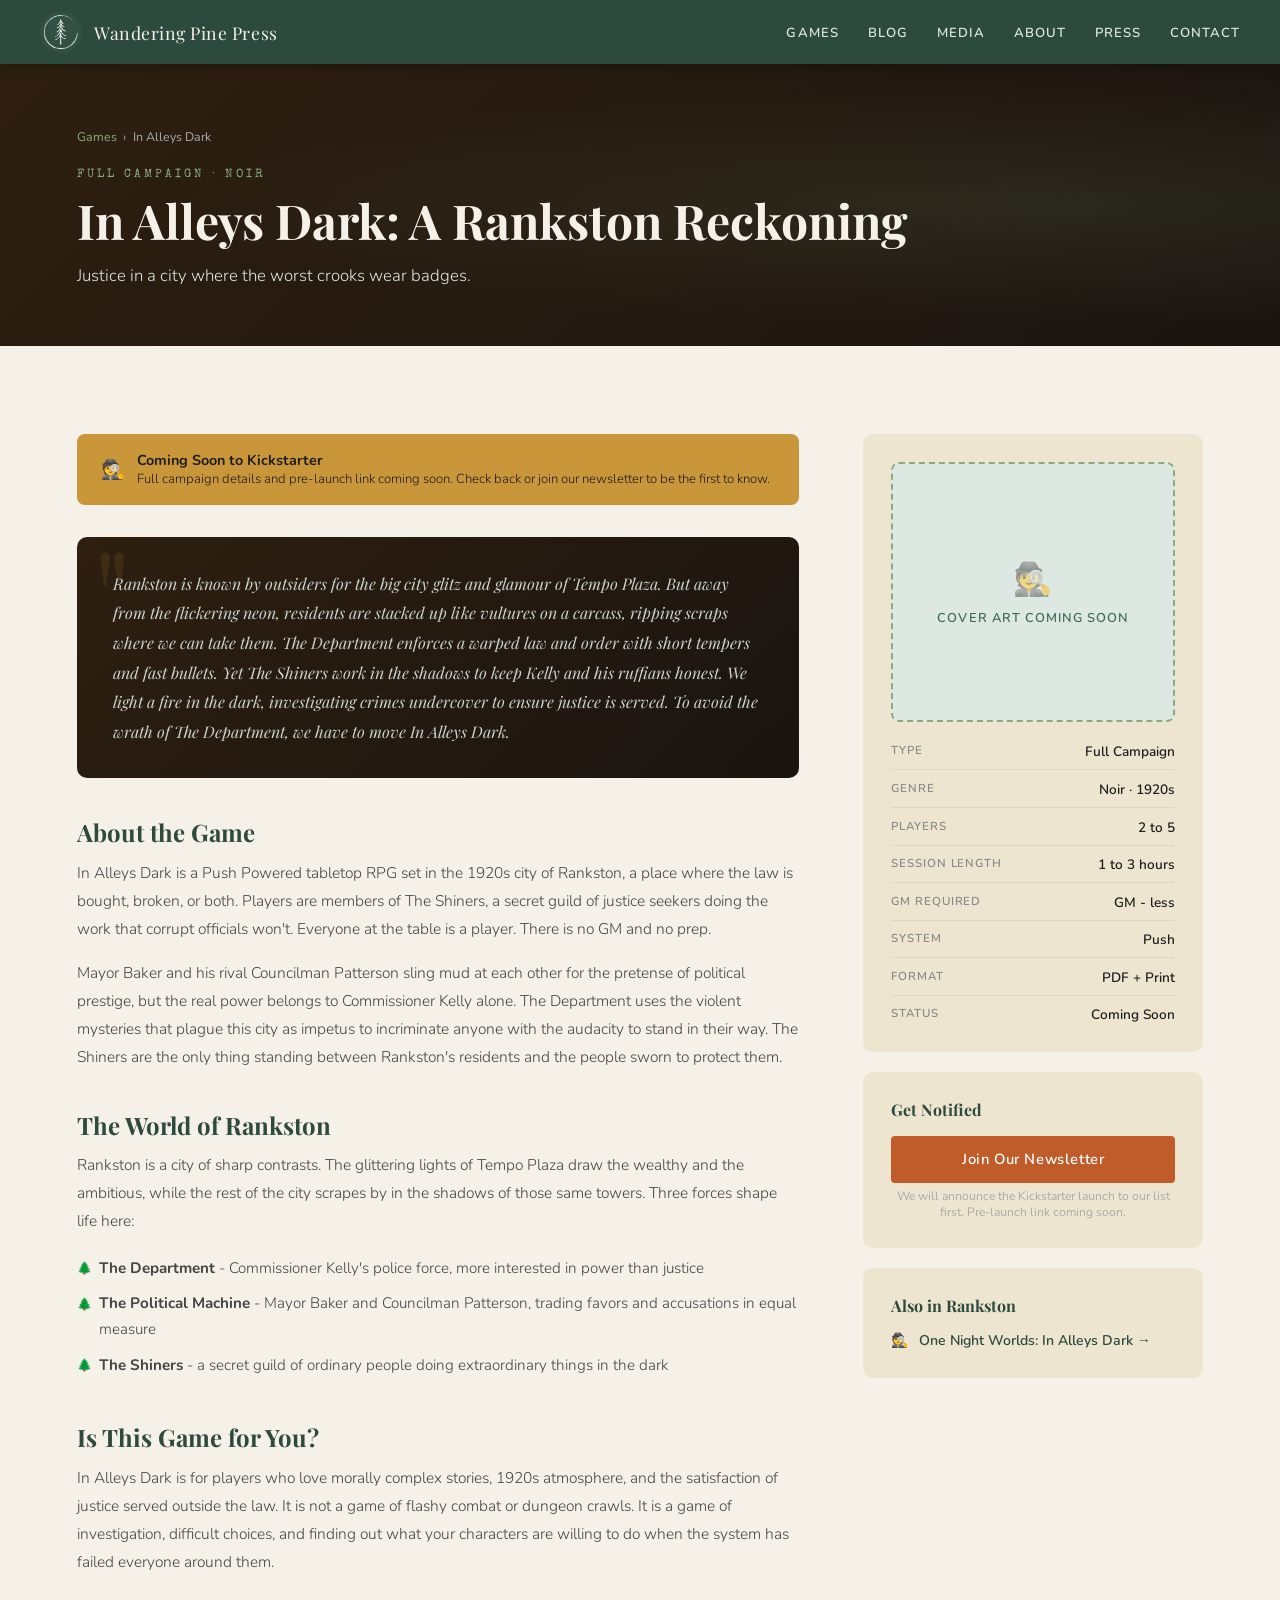
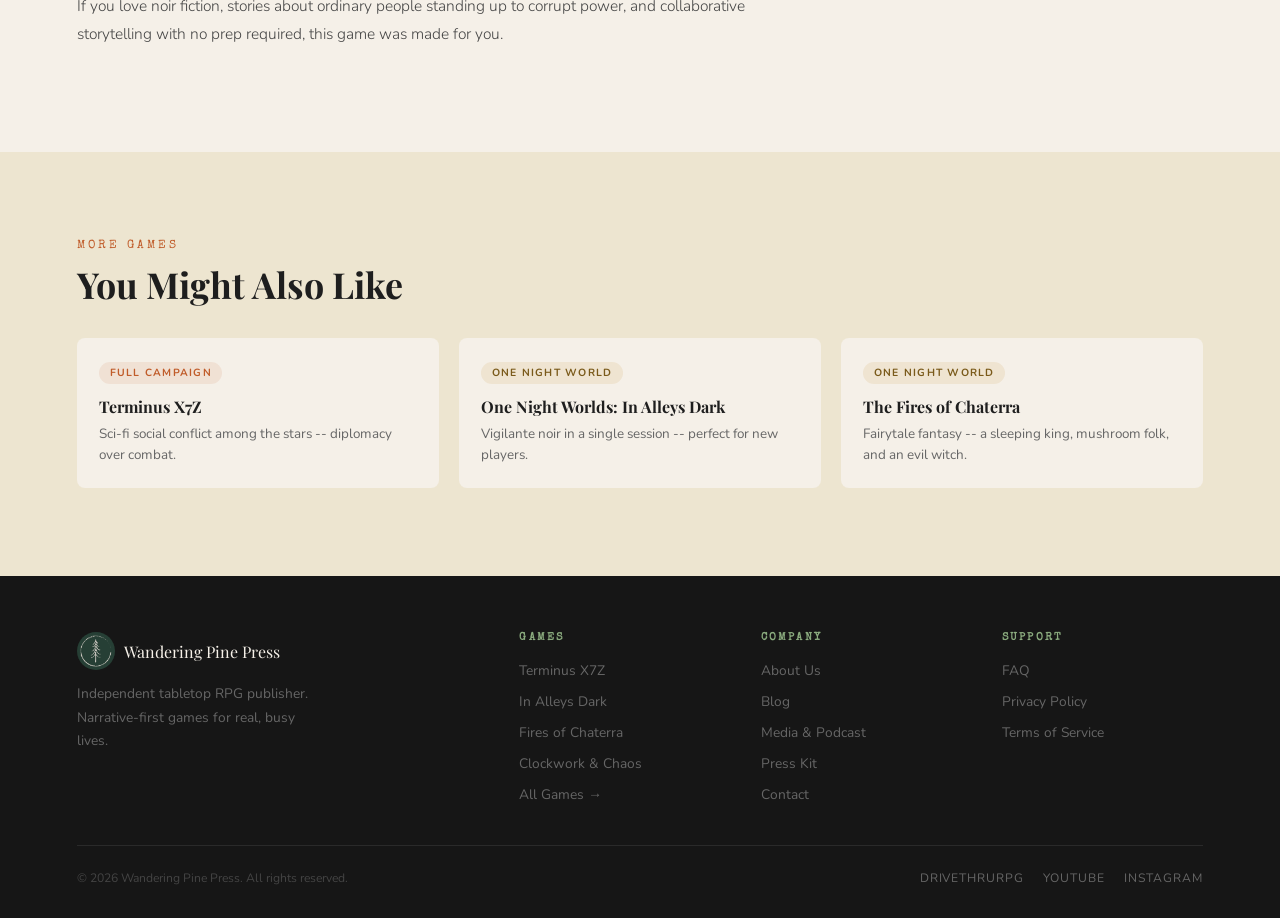
<file: game-alleys.html>
<!DOCTYPE html>
<html lang="en">
<head>
  <meta charset="UTF-8"/>
  <meta name="viewport" content="width=device-width, initial-scale=1.0"/>
  <meta name="description" content="In Alleys Dark: A Rankston Reckoning -- A GMless 1920s vigilante noir TTRPG about justice, corruption, and the cost of doing what's right."/>
  <title>In Alleys Dark — Wandering Pine Press</title>
  <link href="https://fonts.googleapis.com/css2?family=Playfair+Display:ital,wght@0,400;0,700;1,400&family=Nunito:wght@300;400;600&family=Special+Elite&display=swap" rel="stylesheet"/>
  <link rel="stylesheet" href="css/style.css"/>
  <style>
    .game-hero { background: linear-gradient(135deg, #2e1f10 0%, #1a1410 100%); }
    .game-layout { display: grid; grid-template-columns: 1fr 340px; gap: 4rem; align-items: start; }
    .game-main h2 { font-family: 'Playfair Display', serif; font-size: 1.5rem; margin: 2.5rem 0 0.75rem; color: var(--pine); }
    .game-main h2:first-child { margin-top: 0; }
    .game-main p { font-size: 0.97rem; line-height: 1.8; color: #444; margin-bottom: 1rem; font-weight: 300; }
    .game-main ul { list-style: none; padding: 0; margin-bottom: 1rem; }
    .game-main ul li { font-size: 0.95rem; line-height: 1.7; color: #444; padding: 0.3rem 0 0.3rem 1.4rem; position: relative; font-weight: 300; }
    .game-main ul li::before { content: '🌲'; position: absolute; left: 0; font-size: 0.75rem; top: 0.45rem; }

    /* Flavor quote block -- noir dark brown theme */
    .flavor-block {
      background: linear-gradient(135deg, #2e1f10, #1a1410);
      border-radius: 10px; padding: 2rem 2.25rem;
      margin-bottom: 2rem; position: relative; overflow: hidden;
    }
    .flavor-block::before {
      content: '"'; position: absolute; top: -0.5rem; left: 1rem;
      font-family: 'Playfair Display', serif; font-size: 8rem;
      color: rgba(201,150,58,0.12); line-height: 1; pointer-events: none;
    }
    .flavor-block p {
      font-family: 'Playfair Display', serif; font-style: italic;
      color: rgba(221,232,226,0.9); font-size: 1rem; line-height: 1.85;
      margin-bottom: 0; position: relative; z-index: 1;
    }

    /* Coming soon banner */
    .coming-soon-banner {
      background: var(--gold); border-radius: 8px;
      padding: 1rem 1.5rem; margin-bottom: 2rem;
      display: flex; align-items: center; gap: 0.75rem;
    }
    .coming-soon-banner span { font-size: 1.2rem; }
    .coming-soon-banner p {
      font-size: 0.9rem; font-weight: 700; color: var(--ink);
      margin: 0; line-height: 1.4;
    }
    .coming-soon-banner p em { font-style: normal; font-weight: 300; display: block; font-size: 0.82rem; }

    .game-sidebar { position: sticky; top: 84px; }
    .sidebar-card { background: var(--parchment); border-radius: 10px; padding: 1.75rem; margin-bottom: 1.25rem; }
    .sidebar-card h4 { font-family: 'Playfair Display', serif; font-size: 1rem; margin-bottom: 1rem; color: var(--pine); }
    .sidebar-cover { width: 100%; border-radius: 8px; margin-bottom: 1.25rem; overflow: hidden; }
    .meta-list { list-style: none; display: flex; flex-direction: column; gap: 0.6rem; }
    .meta-list li { display: flex; justify-content: space-between; font-size: 0.86rem; border-bottom: 1px solid rgba(0,0,0,0.06); padding-bottom: 0.5rem; }
    .meta-list li:last-child { border-bottom: none; padding-bottom: 0; }
    .meta-label { color: #888; font-weight: 600; text-transform: uppercase; font-size: 0.72rem; letter-spacing: 0.08em; }
    .meta-value { color: var(--ink); font-weight: 600; font-size: 0.85rem; }
    .buy-block { display: flex; flex-direction: column; gap: 0.6rem; }
    .buy-block .btn-primary, .buy-block .btn-pine { text-align: center; }
    .buy-note { font-size: 0.76rem; color: #aaa; text-align: center; margin-top: 0.3rem; }

    .related { background: var(--parchment); }
    .related-grid { display: grid; grid-template-columns: repeat(3,1fr); gap: 1.25rem; margin-top: 2rem; }
    .related-card { background: var(--cream); border-radius: 8px; padding: 1.4rem; text-decoration: none; color: inherit; transition: transform 0.2s; display: block; }
    .related-card:hover { transform: translateY(-3px); }
    .related-card h4 { font-family: 'Playfair Display', serif; font-size: 1rem; margin-bottom: 0.4rem; }
    .related-card p { font-size: 0.84rem; color: #666; line-height: 1.6; }

    @media (max-width: 900px) { .game-layout { grid-template-columns: 1fr; } .game-sidebar { position: static; } .related-grid { grid-template-columns: 1fr 1fr; } }
    @media (max-width: 560px) { .related-grid { grid-template-columns: 1fr; } }
  </style>
</head>
<body>
<div id="site-nav"></div>

<div class="page-hero game-hero">
  <div class="page-hero-inner">
    <div class="breadcrumb"><a href="games.html">Games</a> <span>›</span> <span>In Alleys Dark</span></div>
    <span class="section-label">Full Campaign · Noir</span>
    <h1>In Alleys Dark: A Rankston Reckoning</h1>
    <p>Justice in a city where the worst crooks wear badges.</p>
  </div>
</div>

<section>
  <div class="game-layout">

    <div class="game-main">

      <div class="coming-soon-banner">
        <span>🕵️</span>
        <p>Coming Soon to Kickstarter<em>Full campaign details and pre-launch link coming soon. Check back or join our newsletter to be the first to know.</em></p>
      </div>

      <div class="flavor-block">
        <p>Rankston is known by outsiders for the big city glitz and glamour of Tempo Plaza. But away from the flickering neon, residents are stacked up like vultures on a carcass, ripping scraps where we can take them. The Department enforces a warped law and order with short tempers and fast bullets. Yet The Shiners work in the shadows to keep Kelly and his ruffians honest. We light a fire in the dark, investigating crimes undercover to ensure justice is served. To avoid the wrath of The Department, we have to move In Alleys Dark.</p>
      </div>

      <h2>About the Game</h2>
      <p>In Alleys Dark is a Push Powered tabletop RPG set in the 1920s city of Rankston, a place where the law is bought, broken, or both. Players are members of The Shiners, a secret guild of justice seekers doing the work that corrupt officials won't. Everyone at the table is a player. There is no GM and no prep.</p>
      <p>Mayor Baker and his rival Councilman Patterson sling mud at each other for the pretense of political prestige, but the real power belongs to Commissioner Kelly alone. The Department uses the violent mysteries that plague this city as impetus to incriminate anyone with the audacity to stand in their way. The Shiners are the only thing standing between Rankston's residents and the people sworn to protect them.</p>

      <h2>The World of Rankston</h2>
      <p>Rankston is a city of sharp contrasts. The glittering lights of Tempo Plaza draw the wealthy and the ambitious, while the rest of the city scrapes by in the shadows of those same towers. Three forces shape life here:</p>
      <ul>
        <li><strong>The Department</strong> - Commissioner Kelly's police force, more interested in power than justice</li>
        <li><strong>The Political Machine</strong> - Mayor Baker and Councilman Patterson, trading favors and accusations in equal measure</li>
        <li><strong>The Shiners</strong> - a secret guild of ordinary people doing extraordinary things in the dark</li>
      </ul>

      <h2>Is This Game for You?</h2>
      <p>In Alleys Dark is for players who love morally complex stories, 1920s atmosphere, and the satisfaction of justice served outside the law. It is not a game of flashy combat or dungeon crawls. It is a game of investigation, difficult choices, and finding out what your characters are willing to do when the system has failed everyone around them.</p>
      <p>If you love noir fiction, stories about ordinary people standing up to corrupt power, and collaborative storytelling with no prep required, this game was made for you.</p>
    </div>

    <!-- SIDEBAR -->
    <aside class="game-sidebar">
      <div class="sidebar-card">
        <div class="sidebar-cover">
          <div class="img-placeholder" style="height:260px;"><span class="ph-icon">🕵️</span><span>Cover Art Coming Soon</span></div>
        </div>
        <ul class="meta-list">
          <li><span class="meta-label">Type</span><span class="meta-value">Full Campaign</span></li>
          <li><span class="meta-label">Genre</span><span class="meta-value">Noir · 1920s</span></li>
          <li><span class="meta-label">Players</span><span class="meta-value">2 to 5</span></li>
          <li><span class="meta-label">Session Length</span><span class="meta-value">1 to 3 hours</span></li>
          <li><span class="meta-label">GM Required</span><span class="meta-value">GM - less</span></li>
          <li><span class="meta-label">System</span><span class="meta-value">Push</span></li>
          <li><span class="meta-label">Format</span><span class="meta-value">PDF + Print</span></li>
          <li><span class="meta-label">Status</span><span class="meta-value">Coming Soon</span></li>
        </ul>
      </div>
      <div class="sidebar-card">
        <h4>Get Notified</h4>
        <div class="buy-block">
          <a href="index.html#signup" class="btn-primary">Join Our Newsletter</a>
        </div>
        <p class="buy-note">We will announce the Kickstarter launch to our list first. Pre-launch link coming soon.</p>
      </div>
      <div class="sidebar-card">
        <h4>Also in Rankston</h4>
        <a href="game-onw-alleys.html" style="display:flex;align-items:center;gap:0.6rem;text-decoration:none;color:var(--pine);font-size:0.88rem;font-weight:600;">
          <span>🕵️</span> One Night Worlds: In Alleys Dark →
        </a>
      </div>
    </aside>

  </div>
</section>

<!-- RELATED -->
<section class="related">
  <span class="section-label">More Games</span>
  <h2 class="section-heading">You Might Also Like</h2>
  <div class="related-grid">
    <a href="game-terminus.html" class="related-card"><span class="game-badge badge-campaign">Full Campaign</span><h4>Terminus X7Z</h4><p>Sci-fi social conflict among the stars -- diplomacy over combat.</p></a>
    <a href="game-onw-alleys.html" class="related-card"><span class="game-badge badge-oneshot">One Night World</span><h4>One Night Worlds: In Alleys Dark</h4><p>Vigilante noir in a single session -- perfect for new players.</p></a>
    <a href="game-chaterra.html" class="related-card"><span class="game-badge badge-oneshot">One Night World</span><h4>The Fires of Chaterra</h4><p>Fairytale fantasy -- a sleeping king, mushroom folk, and an evil witch.</p></a>
  </div>
</section>

<div id="site-footer"></div>
<script src="js/main.js"></script>
<script src="js/components.js"></script>
</body>
</html>
</file>
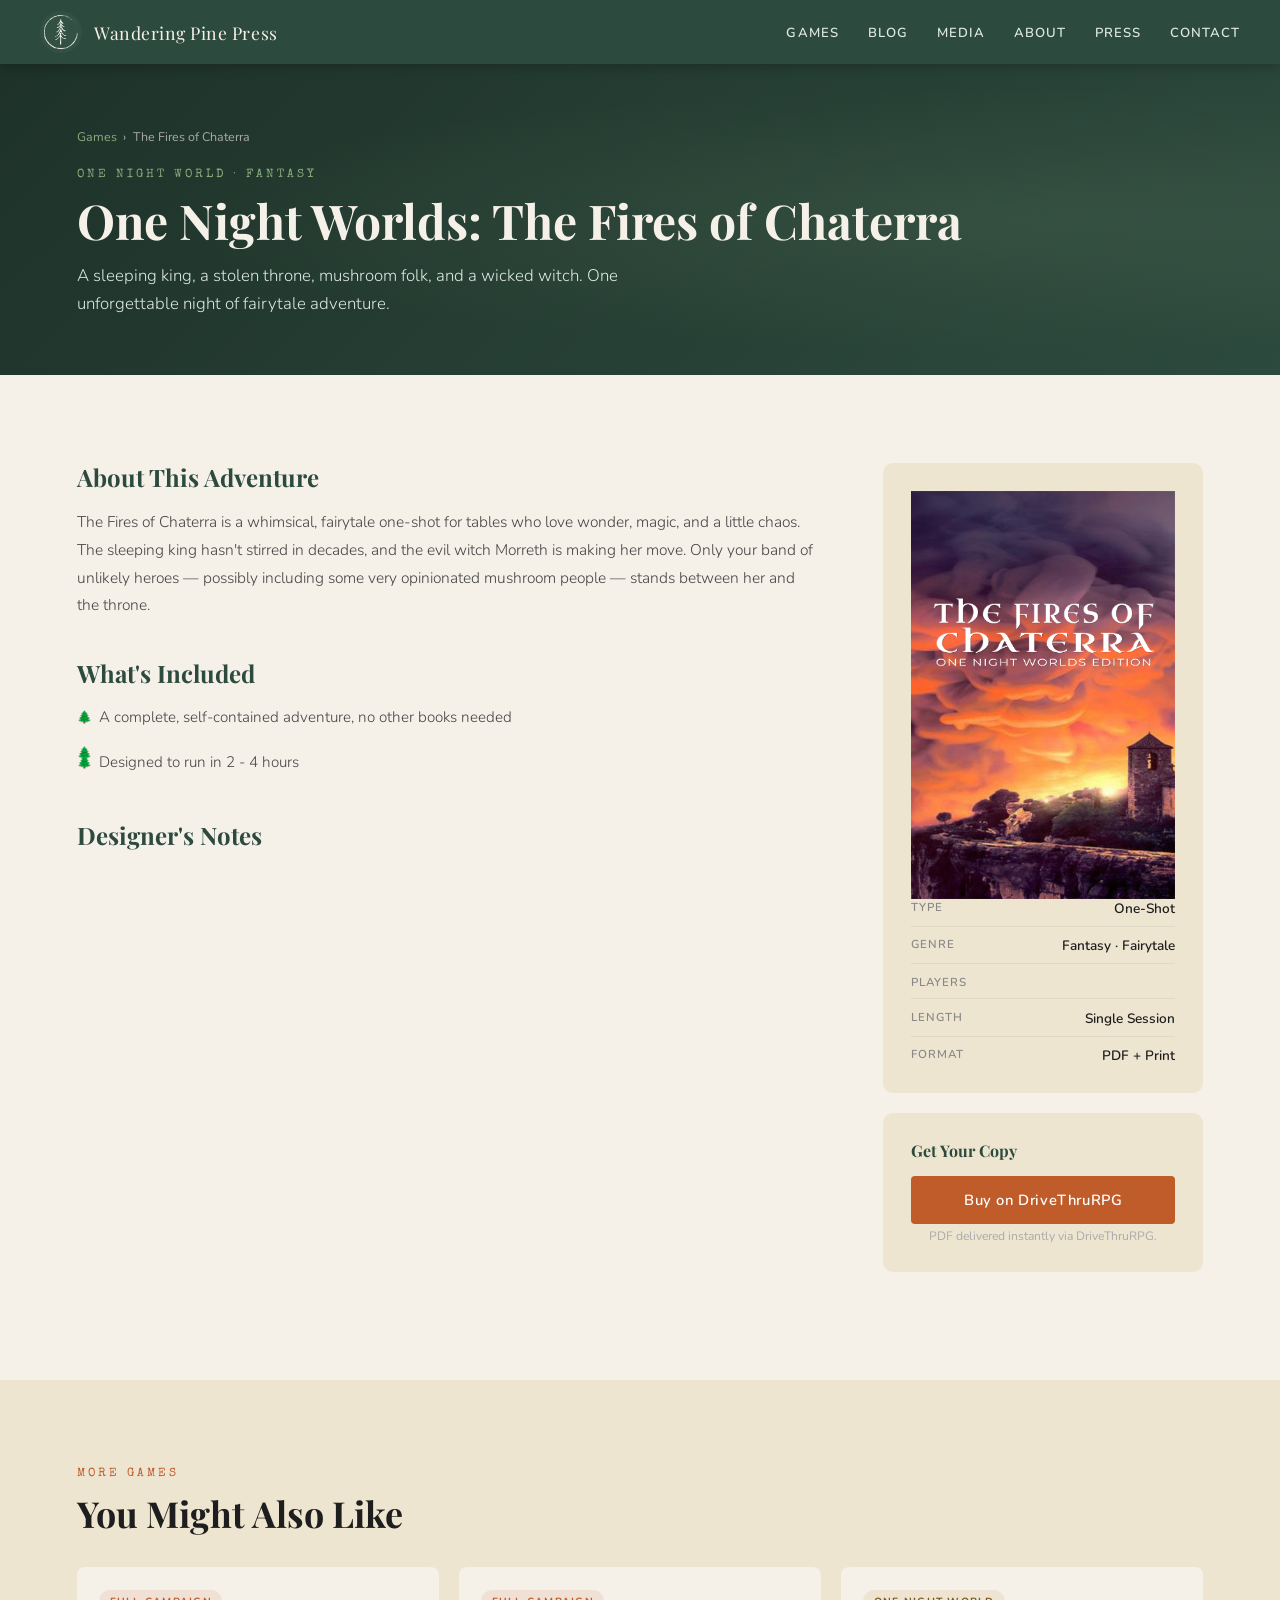
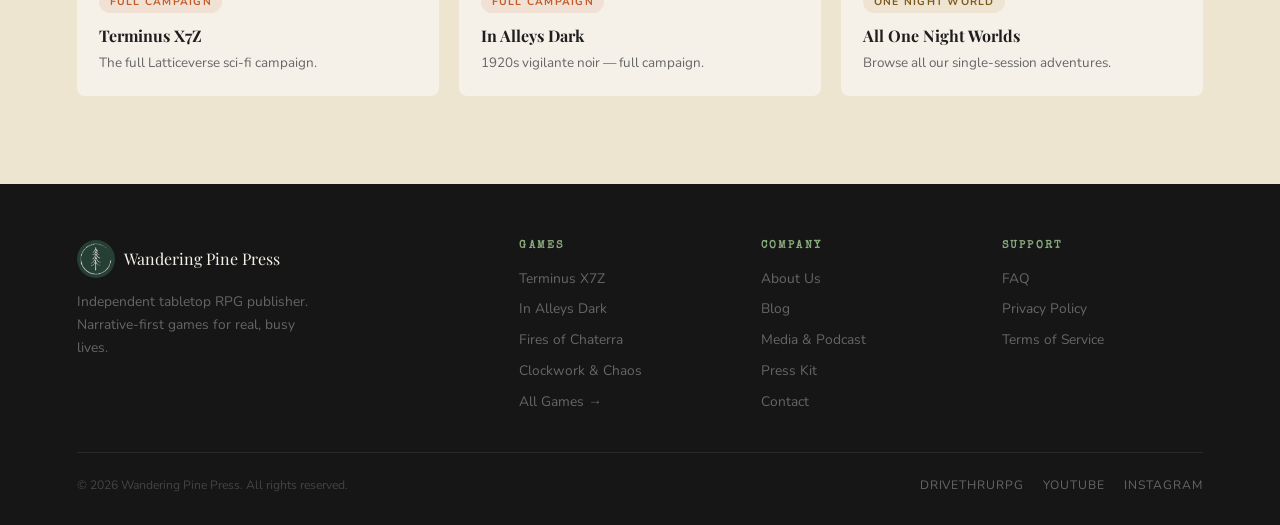
<file: game-chaterra.html>
<!DOCTYPE html>
<html lang="en">
<head>
  <meta charset="UTF-8"/>
  <meta name="viewport" content="width=device-width, initial-scale=1.0"/>
  <title>The Fires of Chaterra — Wandering Pine Press</title>
  <link href="https://fonts.googleapis.com/css2?family=Playfair+Display:ital,wght@0,400;0,700;1,400&family=Nunito:wght@300;400;600&family=Special+Elite&display=swap" rel="stylesheet"/>
  <link rel="stylesheet" href="css/style.css"/>
  <style>
    .game-hero { background: linear-gradient(135deg, var(--pine-dark) 0%, var(--pine) 100%); }
    .game-layout { display: grid; grid-template-columns: 1fr 320px; gap: 4rem; align-items: start; }
    .game-main h2 { font-family: 'Playfair Display', serif; font-size: 1.5rem; margin: 2.5rem 0 0.75rem; color: var(--pine); }
    .game-main h2:first-child { margin-top: 0; }
    .game-main p { font-size: 0.97rem; line-height: 1.8; color: #444; margin-bottom: 1rem; font-weight: 300; }
    .game-main ul { list-style: none; padding: 0; }
    .game-main ul li { font-size: 0.95rem; line-height: 1.7; color: #444; padding: 0.3rem 0 0.3rem 1.4rem; position: relative; font-weight: 300; }
    .game-main ul li::before { content: '🌲'; position: absolute; left: 0; font-size: 0.75rem; top: 0.45rem; }
    .game-sidebar { position: sticky; top: 84px; }
    .sidebar-card { background: var(--parchment); border-radius: 10px; padding: 1.75rem; margin-bottom: 1.25rem; }
    .sidebar-card h4 { font-family: 'Playfair Display', serif; font-size: 1rem; margin-bottom: 1rem; color: var(--pine); }
    .meta-list { list-style: none; display: flex; flex-direction: column; gap: 0.6rem; }
    .meta-list li { display: flex; justify-content: space-between; font-size: 0.86rem; border-bottom: 1px solid rgba(0,0,0,0.06); padding-bottom: 0.5rem; }
    .meta-list li:last-child { border-bottom: none; padding-bottom: 0; }
    .meta-label { color: #888; font-weight: 600; text-transform: uppercase; font-size: 0.72rem; letter-spacing: 0.08em; }
    .meta-value { color: var(--ink); font-weight: 600; font-size: 0.85rem; }
    .buy-note { font-size: 0.76rem; color: #aaa; text-align: center; margin-top: 0.3rem; }
    .related { background: var(--parchment); }
    .related-grid { display: grid; grid-template-columns: repeat(3,1fr); gap: 1.25rem; margin-top: 2rem; }
    .related-card { background: var(--cream); border-radius: 8px; padding: 1.4rem; text-decoration: none; color: inherit; transition: transform 0.2s; display: block; }
    .related-card:hover { transform: translateY(-3px); }
    .related-card h4 { font-family: 'Playfair Display', serif; font-size: 1rem; margin-bottom: 0.4rem; }
    .related-card p { font-size: 0.84rem; color: #666; line-height: 1.6; }
    @media (max-width: 900px) { .game-layout { grid-template-columns: 1fr; } .game-sidebar { position: static; } .related-grid { grid-template-columns: 1fr 1fr; } }
    @media (max-width: 560px) { .related-grid { grid-template-columns: 1fr; } }
  </style>
</head>
<body>
<div id="site-nav"></div>
<div class="page-hero game-hero">
  <div class="page-hero-inner">
    <div class="breadcrumb"><a href="games.html">Games</a> <span>›</span> <span>The Fires of Chaterra</span></div>
    <span class="section-label">One Night World · Fantasy</span>
    <h1>One Night Worlds: The Fires of Chaterra</h1>
    <p>A sleeping king, a stolen throne, mushroom folk, and a wicked witch. One unforgettable night of fairytale adventure.</p>
  </div>
</div>
<section>
  <div class="game-layout">
    <div class="game-main">
      <h2>About This Adventure</h2>
      <p><!-- ADD: 2-3 paragraphs about this one-shot. What happens in it? What tone does it have? What makes it memorable? --></p>
      <p>The Fires of Chaterra is a whimsical, fairytale one-shot for tables who love wonder, magic, and a little chaos. The sleeping king hasn't stirred in decades, and the evil witch Morreth is making her move. Only your band of unlikely heroes — possibly including some very opinionated mushroom people — stands between her and the throne.</p>
      <p><!-- ADD: More flavor, what the session structure looks like, any special mechanics. --></p>
      <h2>What's Included</h2>
      <ul>
        <li>A complete, self-contained adventure, no other books needed</li>
        <li><!-- ADD: Other included content --></li>
        <li>Designed to run in 2 - 4 hours</li>
      </ul>
      <h2>Designer's Notes</h2>
      <p><!-- ADD: Brian's notes on what inspired this adventure and the design choices behind it. --></p>
    </div>
    <aside class="game-sidebar">
      <div class="sidebar-card">
       <img src="images/ONW zine - Fires of Chaterra Cover.png" alt="ONW The Fires of Chaterra cover art" />
        <ul class="meta-list">
          <li><span class="meta-label">Type</span><span class="meta-value">One-Shot</span></li>
          <li><span class="meta-label">Genre</span><span class="meta-value">Fantasy · Fairytale</span></li>
          <li><span class="meta-label">Players</span><span class="meta-value"><!-- e.g. 2–5 --></span></li>
          <li><span class="meta-label">Length</span><span class="meta-value">Single Session</span></li>
          <li><span class="meta-label">Format</span><span class="meta-value">PDF + Print</span></li>
        </ul>
      </div>
      <div class="sidebar-card">
        <h4>Get Your Copy</h4>
        <a href="https://www.drivethrurpg.com/en/product/556188/one-night-worlds-the-fires-of-chaterra" target="_blank" rel="noopener" class="btn-primary" style="display:block;text-align:center;">Buy on DriveThruRPG</a>
        <p class="buy-note">PDF delivered instantly via DriveThruRPG.</p>
      </div>
      
    </aside>
  </div>
</section>
<section class="related">
  <span class="section-label">More Games</span>
  <h2 class="section-heading">You Might Also Like</h2>
  <div class="related-grid">
    <a href="game-terminus.html" class="related-card"><span class="game-badge badge-campaign">Full Campaign</span><h4>Terminus X7Z</h4><p>The full Latticeverse sci-fi campaign.</p></a>
    <a href="game-alleys.html" class="related-card"><span class="game-badge badge-campaign">Full Campaign</span><h4>In Alleys Dark</h4><p>1920s vigilante noir — full campaign.</p></a>
    <a href="games.html" class="related-card"><span class="game-badge badge-oneshot">One Night World</span><h4>All One Night Worlds</h4><p>Browse all our single-session adventures.</p></a>
  </div>
</section>
<div id="site-footer"></div>
<script src="js/main.js"></script><script src="js/components.js"></script>
</body>
</html>
</file>
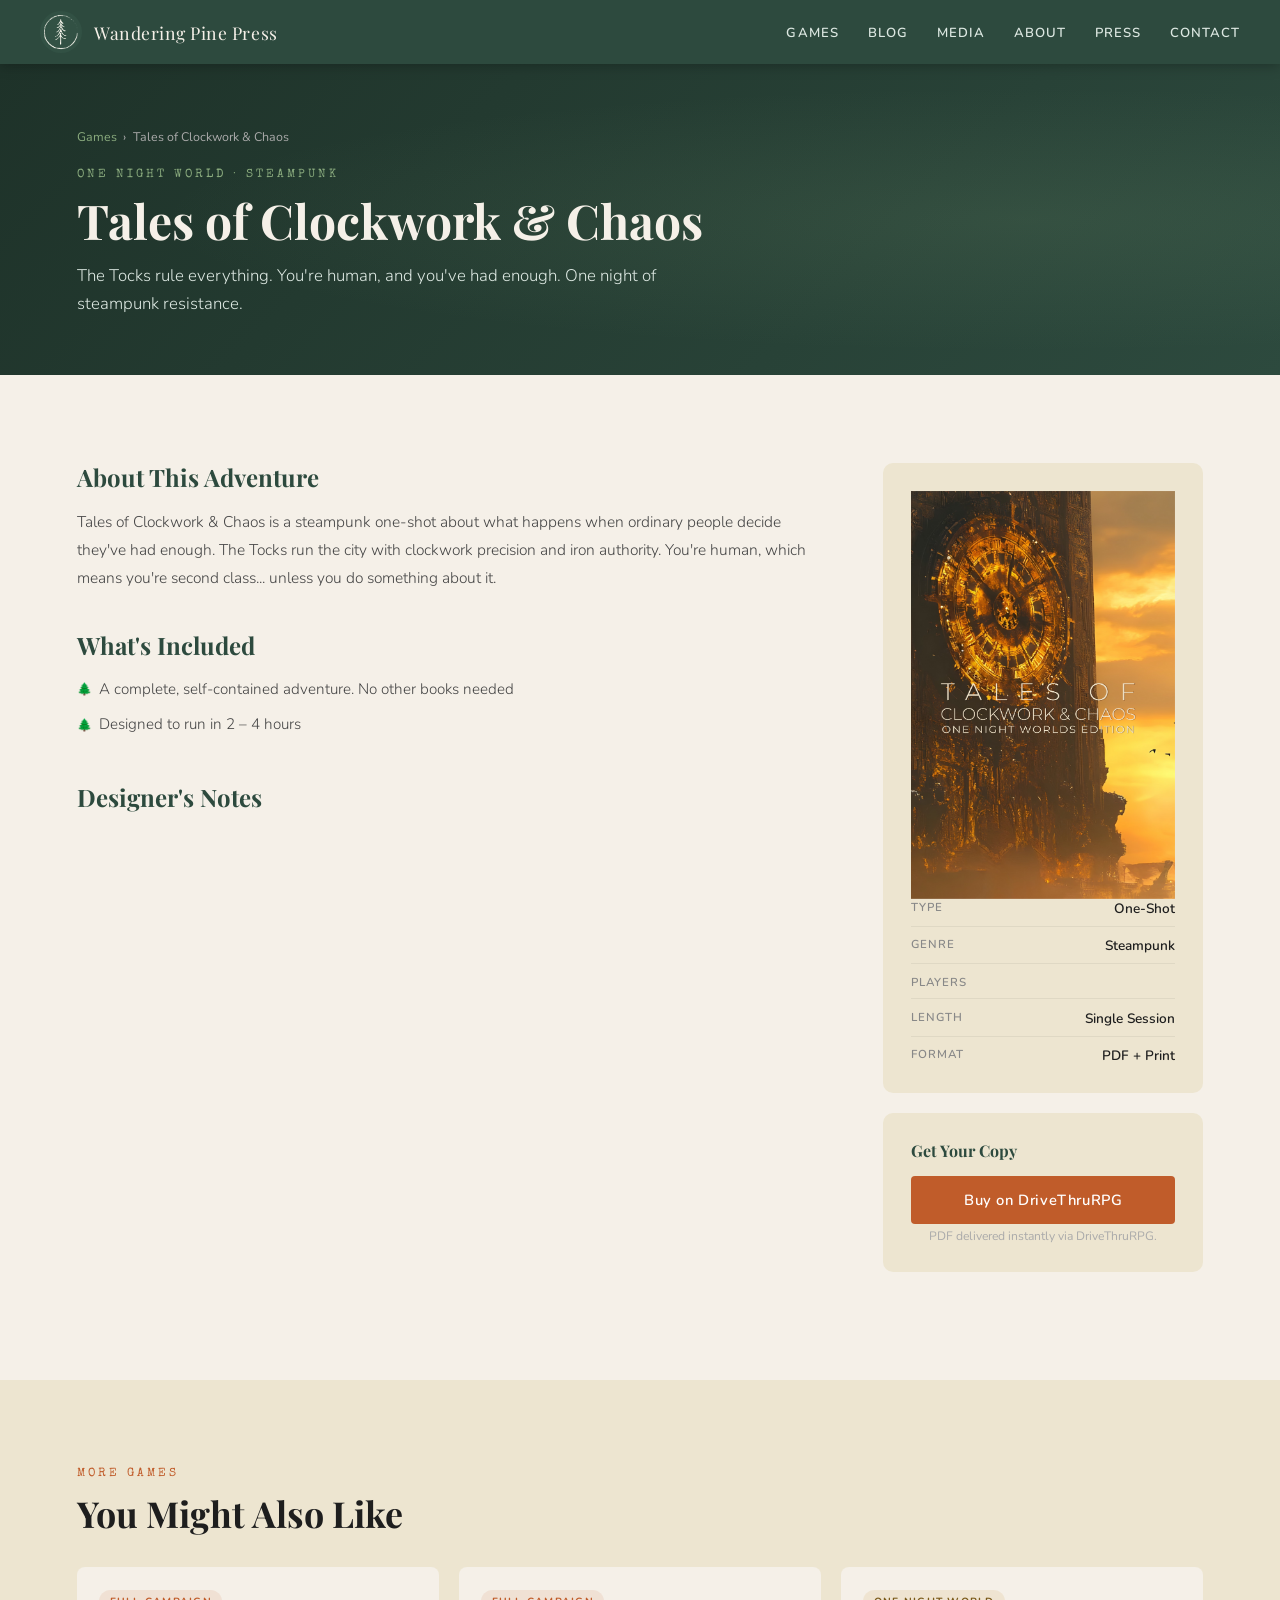
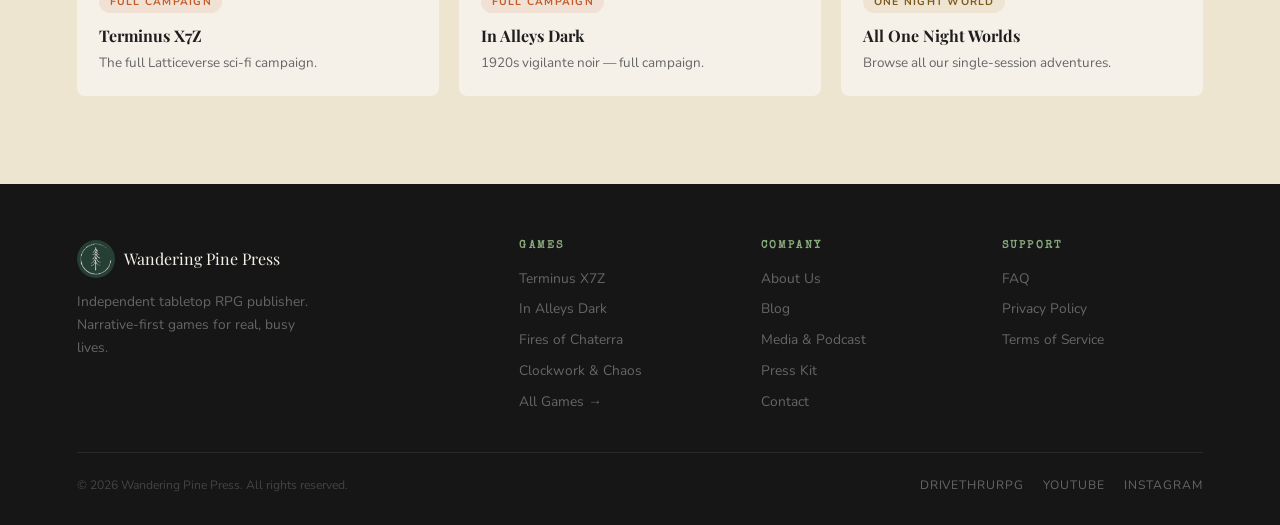
<file: game-clockwork.html>
<!DOCTYPE html>
<html lang="en">
<head>
  <meta charset="UTF-8"/>
  <meta name="viewport" content="width=device-width, initial-scale=1.0"/>
  <title>Tales of Clockwork & Chaos — Wandering Pine Press</title>
  <link href="https://fonts.googleapis.com/css2?family=Playfair+Display:ital,wght@0,400;0,700;1,400&family=Nunito:wght@300;400;600&family=Special+Elite&display=swap" rel="stylesheet"/>
  <link rel="stylesheet" href="css/style.css"/>
  <style>
    .game-hero { background: linear-gradient(135deg, var(--pine-dark) 0%, var(--pine) 100%); }
    .game-layout { display: grid; grid-template-columns: 1fr 320px; gap: 4rem; align-items: start; }
    .game-main h2 { font-family: 'Playfair Display', serif; font-size: 1.5rem; margin: 2.5rem 0 0.75rem; color: var(--pine); }
    .game-main h2:first-child { margin-top: 0; }
    .game-main p { font-size: 0.97rem; line-height: 1.8; color: #444; margin-bottom: 1rem; font-weight: 300; }
    .game-main ul { list-style: none; padding: 0; }
    .game-main ul li { font-size: 0.95rem; line-height: 1.7; color: #444; padding: 0.3rem 0 0.3rem 1.4rem; position: relative; font-weight: 300; }
    .game-main ul li::before { content: '🌲'; position: absolute; left: 0; font-size: 0.75rem; top: 0.45rem; }
    .game-sidebar { position: sticky; top: 84px; }
    .sidebar-card { background: var(--parchment); border-radius: 10px; padding: 1.75rem; margin-bottom: 1.25rem; }
    .sidebar-card h4 { font-family: 'Playfair Display', serif; font-size: 1rem; margin-bottom: 1rem; color: var(--pine); }
    .meta-list { list-style: none; display: flex; flex-direction: column; gap: 0.6rem; }
    .meta-list li { display: flex; justify-content: space-between; font-size: 0.86rem; border-bottom: 1px solid rgba(0,0,0,0.06); padding-bottom: 0.5rem; }
    .meta-list li:last-child { border-bottom: none; padding-bottom: 0; }
    .meta-label { color: #888; font-weight: 600; text-transform: uppercase; font-size: 0.72rem; letter-spacing: 0.08em; }
    .meta-value { color: var(--ink); font-weight: 600; font-size: 0.85rem; }
    .buy-note { font-size: 0.76rem; color: #aaa; text-align: center; margin-top: 0.3rem; }
    .related { background: var(--parchment); }
    .related-grid { display: grid; grid-template-columns: repeat(3,1fr); gap: 1.25rem; margin-top: 2rem; }
    .related-card { background: var(--cream); border-radius: 8px; padding: 1.4rem; text-decoration: none; color: inherit; transition: transform 0.2s; display: block; }
    .related-card:hover { transform: translateY(-3px); }
    .related-card h4 { font-family: 'Playfair Display', serif; font-size: 1rem; margin-bottom: 0.4rem; }
    .related-card p { font-size: 0.84rem; color: #666; line-height: 1.6; }
    @media (max-width: 900px) { .game-layout { grid-template-columns: 1fr; } .game-sidebar { position: static; } .related-grid { grid-template-columns: 1fr 1fr; } }
    @media (max-width: 560px) { .related-grid { grid-template-columns: 1fr; } }
  </style>
</head>
<body>
<div id="site-nav"></div>
<div class="page-hero game-hero">
  <div class="page-hero-inner">
    <div class="breadcrumb"><a href="games.html">Games</a> <span>›</span> <span>Tales of Clockwork & Chaos</span></div>
    <span class="section-label">One Night World · Steampunk</span>
    <h1>Tales of Clockwork &amp; Chaos</h1>
    <p>The Tocks rule everything. You're human, and you've had enough. One night of steampunk resistance.</p>
  </div>
</div>
<section>
  <div class="game-layout">
    <div class="game-main">
      <h2>About This Adventure</h2>
      <p><!-- ADD: 2-3 paragraphs about this one-shot. What happens in it? What tone does it have? What makes it memorable? --></p>
      <p>Tales of Clockwork &amp; Chaos is a steampunk one-shot about what happens when ordinary people decide they've had enough. The Tocks run the city with clockwork precision and iron authority. You're human, which means you're second class... unless you do something about it.</p>
      <p><!-- ADD: More flavor, what the session structure looks like, any special mechanics. --></p>
      <h2>What's Included</h2>
      <ul>
        <li>A complete, self-contained adventure. No other books needed</li>
        <li>Designed to run in 2 – 4 hours</li>
      </ul>
      <h2>Designer's Notes</h2>
      <p><!-- ADD: Brian's notes on what inspired this adventure and the design choices behind it. --></p>
    </div>
    <aside class="game-sidebar">
      <div class="sidebar-card">
       <img src="images/ONW zine - TC&C cover.png" alt="ONW Tales of Clockwork & Chaos cover art" />
        <ul class="meta-list">
          <li><span class="meta-label">Type</span><span class="meta-value">One-Shot</span></li>
          <li><span class="meta-label">Genre</span><span class="meta-value">Steampunk</span></li>
          <li><span class="meta-label">Players</span><span class="meta-value"><!-- e.g. 2–5 --></span></li>
          <li><span class="meta-label">Length</span><span class="meta-value">Single Session</span></li>
          <li><span class="meta-label">Format</span><span class="meta-value">PDF + Print</span></li>
        </ul>
      </div>
      <div class="sidebar-card">
        <h4>Get Your Copy</h4>
        <a href="https://www.drivethrurpg.com/en/product/556191/one-night-worlds-tales-of-clockwork-chaos" target="_blank" rel="noopener" class="btn-primary" style="display:block;text-align:center;">Buy on DriveThruRPG</a>
        <p class="buy-note">PDF delivered instantly via DriveThruRPG.</p>
      </div>
      
    </aside>
  </div>
</section>
<section class="related">
  <span class="section-label">More Games</span>
  <h2 class="section-heading">You Might Also Like</h2>
  <div class="related-grid">
    <a href="game-terminus.html" class="related-card"><span class="game-badge badge-campaign">Full Campaign</span><h4>Terminus X7Z</h4><p>The full Latticeverse sci-fi campaign.</p></a>
    <a href="game-alleys.html" class="related-card"><span class="game-badge badge-campaign">Full Campaign</span><h4>In Alleys Dark</h4><p>1920s vigilante noir — full campaign.</p></a>
    <a href="games.html" class="related-card"><span class="game-badge badge-oneshot">One Night World</span><h4>All One Night Worlds</h4><p>Browse all our single-session adventures.</p></a>
  </div>
</section>
<div id="site-footer"></div>
<script src="js/main.js"></script><script src="js/components.js"></script>
</body>
</html>
</file>
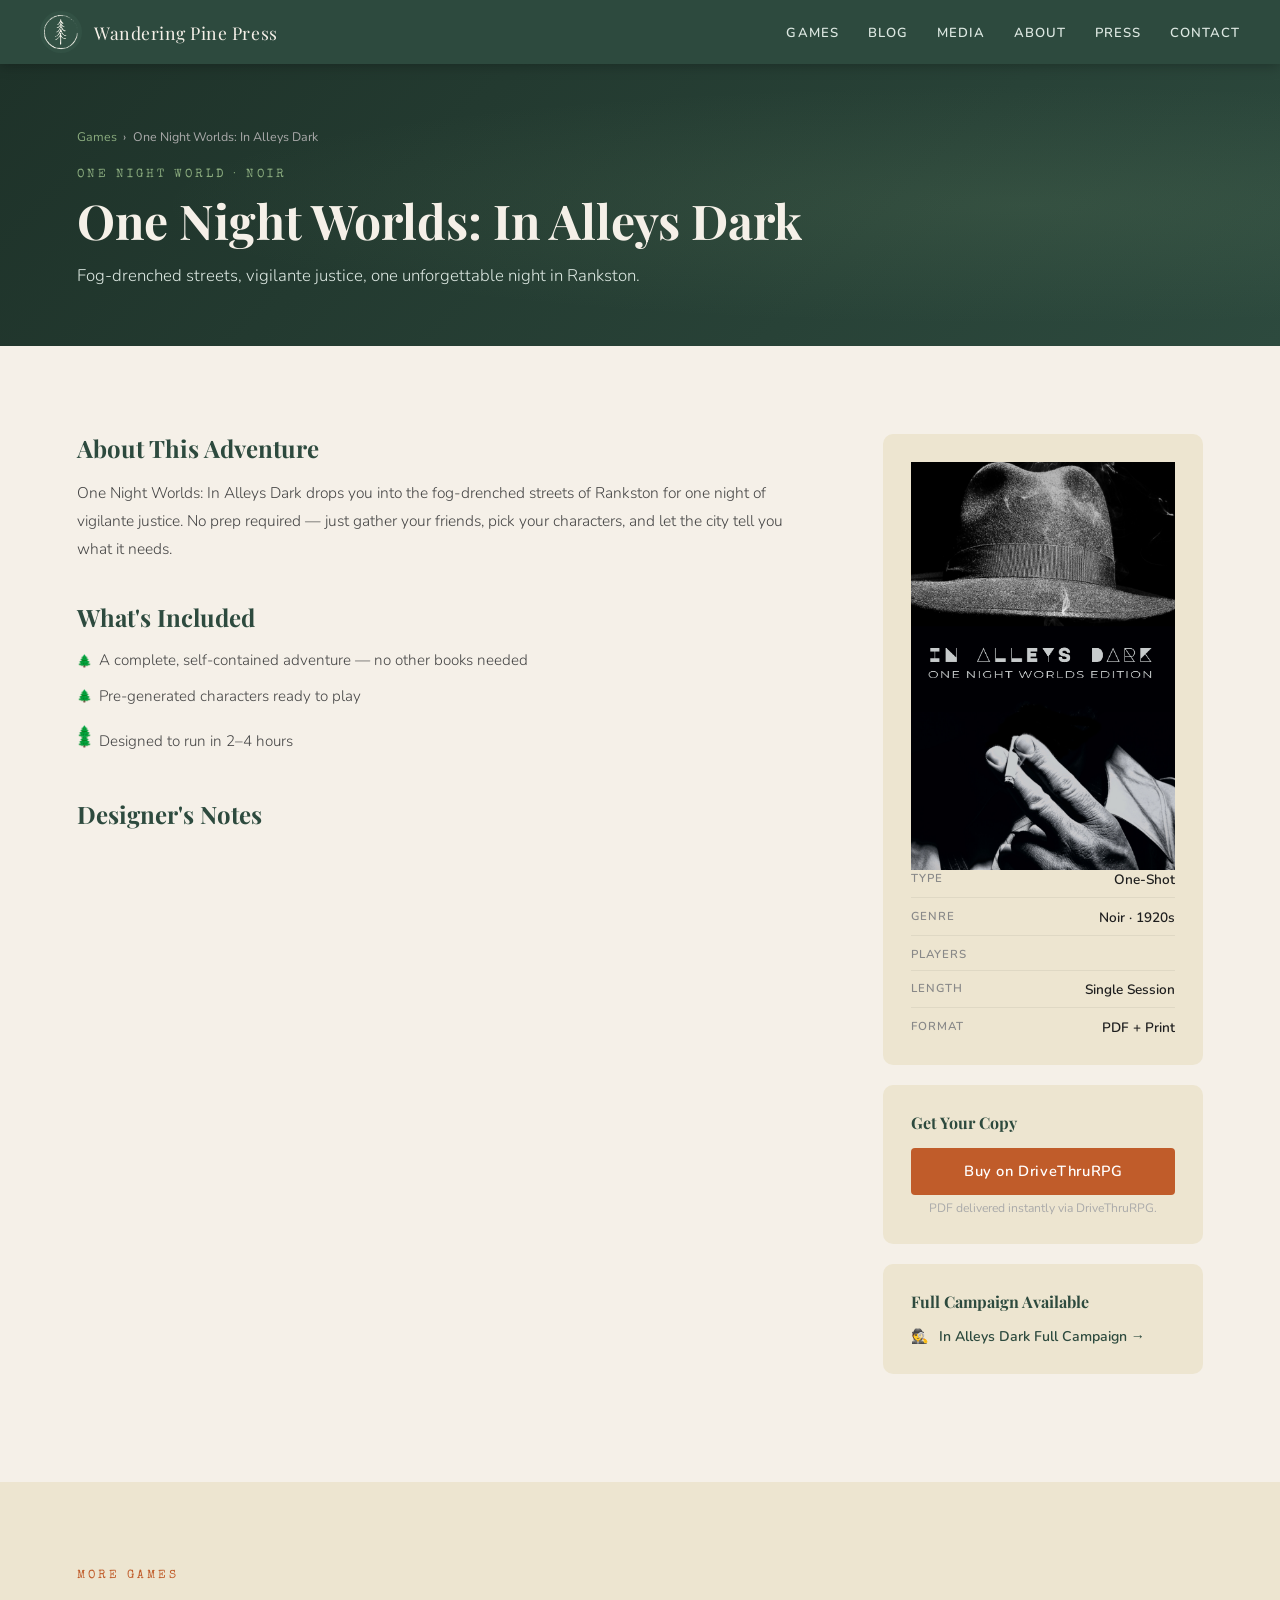
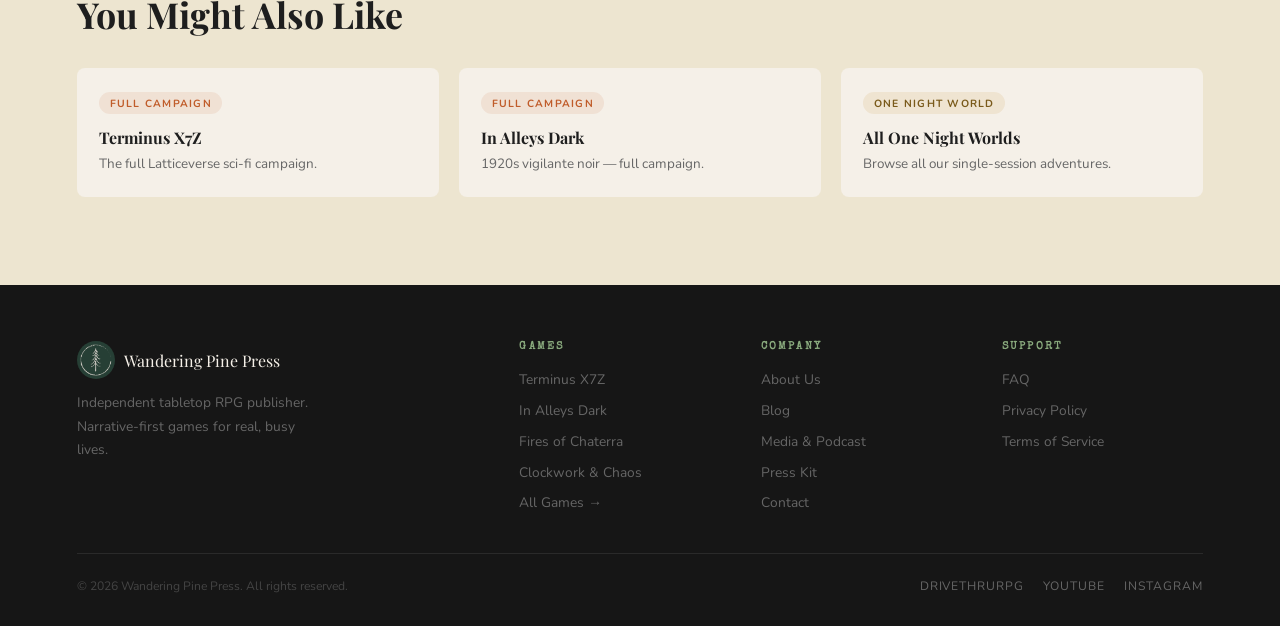
<file: game-onw-alleys.html>
<!DOCTYPE html>
<html lang="en">
<head>
  <meta charset="UTF-8"/>
  <meta name="viewport" content="width=device-width, initial-scale=1.0"/>
  <title>One Night Worlds: In Alleys Dark — Wandering Pine Press</title>
  <link href="https://fonts.googleapis.com/css2?family=Playfair+Display:ital,wght@0,400;0,700;1,400&family=Nunito:wght@300;400;600&family=Special+Elite&display=swap" rel="stylesheet"/>
  <link rel="stylesheet" href="css/style.css"/>
  <style>
    .game-hero { background: linear-gradient(135deg, var(--pine-dark) 0%, var(--pine) 100%); }
    .game-layout { display: grid; grid-template-columns: 1fr 320px; gap: 4rem; align-items: start; }
    .game-main h2 { font-family: 'Playfair Display', serif; font-size: 1.5rem; margin: 2.5rem 0 0.75rem; color: var(--pine); }
    .game-main h2:first-child { margin-top: 0; }
    .game-main p { font-size: 0.97rem; line-height: 1.8; color: #444; margin-bottom: 1rem; font-weight: 300; }
    .game-main ul { list-style: none; padding: 0; }
    .game-main ul li { font-size: 0.95rem; line-height: 1.7; color: #444; padding: 0.3rem 0 0.3rem 1.4rem; position: relative; font-weight: 300; }
    .game-main ul li::before { content: '🌲'; position: absolute; left: 0; font-size: 0.75rem; top: 0.45rem; }
    .game-sidebar { position: sticky; top: 84px; }
    .sidebar-card { background: var(--parchment); border-radius: 10px; padding: 1.75rem; margin-bottom: 1.25rem; }
    .sidebar-card h4 { font-family: 'Playfair Display', serif; font-size: 1rem; margin-bottom: 1rem; color: var(--pine); }
    .meta-list { list-style: none; display: flex; flex-direction: column; gap: 0.6rem; }
    .meta-list li { display: flex; justify-content: space-between; font-size: 0.86rem; border-bottom: 1px solid rgba(0,0,0,0.06); padding-bottom: 0.5rem; }
    .meta-list li:last-child { border-bottom: none; padding-bottom: 0; }
    .meta-label { color: #888; font-weight: 600; text-transform: uppercase; font-size: 0.72rem; letter-spacing: 0.08em; }
    .meta-value { color: var(--ink); font-weight: 600; font-size: 0.85rem; }
    .buy-note { font-size: 0.76rem; color: #aaa; text-align: center; margin-top: 0.3rem; }
    .related { background: var(--parchment); }
    .related-grid { display: grid; grid-template-columns: repeat(3,1fr); gap: 1.25rem; margin-top: 2rem; }
    .related-card { background: var(--cream); border-radius: 8px; padding: 1.4rem; text-decoration: none; color: inherit; transition: transform 0.2s; display: block; }
    .related-card:hover { transform: translateY(-3px); }
    .related-card h4 { font-family: 'Playfair Display', serif; font-size: 1rem; margin-bottom: 0.4rem; }
    .related-card p { font-size: 0.84rem; color: #666; line-height: 1.6; }
    @media (max-width: 900px) { .game-layout { grid-template-columns: 1fr; } .game-sidebar { position: static; } .related-grid { grid-template-columns: 1fr 1fr; } }
    @media (max-width: 560px) { .related-grid { grid-template-columns: 1fr; } }
  </style>
</head>
<body>
<div id="site-nav"></div>
<div class="page-hero game-hero">
  <div class="page-hero-inner">
    <div class="breadcrumb"><a href="games.html">Games</a> <span>›</span> <span>One Night Worlds: In Alleys Dark</span></div>
    <span class="section-label">One Night World · Noir</span>
    <h1>One Night Worlds: In Alleys Dark</h1>
    <p>Fog-drenched streets, vigilante justice, one unforgettable night in Rankston.</p>
  </div>
</div>
<section>
  <div class="game-layout">
    <div class="game-main">
      <h2>About This Adventure</h2>
      <p><!-- ADD: 2-3 paragraphs about this one-shot. What happens in it? What tone does it have? What makes it memorable? --></p>
      <p>One Night Worlds: In Alleys Dark drops you into the fog-drenched streets of Rankston for one night of vigilante justice. No prep required — just gather your friends, pick your characters, and let the city tell you what it needs.</p>
      <p><!-- ADD: More flavor, what the session structure looks like, any special mechanics. --></p>
      <h2>What's Included</h2>
      <ul>
        <li>A complete, self-contained adventure — no other books needed</li>
        <li>Pre-generated characters ready to play</li>
        <li><!-- ADD: Other included content --></li>
        <li>Designed to run in 2–4 hours</li>
      </ul>
      <h2>Designer's Notes</h2>
      <p><!-- ADD: Brian's notes on what inspired this adventure and the design choices behind it. --></p>
    </div>
    <aside class="game-sidebar">
      <div class="sidebar-card">
        <img src="images/ONW zine - In Alley Dark Cover.png" alt="ONW In Alleys Dark cover art" />
        <ul class="meta-list">
          <li><span class="meta-label">Type</span><span class="meta-value">One-Shot</span></li>
          <li><span class="meta-label">Genre</span><span class="meta-value">Noir · 1920s</span></li>
          <li><span class="meta-label">Players</span><span class="meta-value"><!-- e.g. 2–5 --></span></li>
          <li><span class="meta-label">Length</span><span class="meta-value">Single Session</span></li>
          <li><span class="meta-label">Format</span><span class="meta-value">PDF + Print</span></li>
        </ul>
      </div>
      <div class="sidebar-card">
        <h4>Get Your Copy</h4>
        <a href="https://www.drivethrurpg.com/en/product/558492/one-night-worlds-in-alleys-dark" target="_blank" rel="noopener" class="btn-primary" style="display:block;text-align:center;">Buy on DriveThruRPG</a>
        <p class="buy-note">PDF delivered instantly via DriveThruRPG.</p>
      </div>
      <div class="sidebar-card"><h4>Full Campaign Available</h4><a href="game-alleys.html" style="display:flex;align-items:center;gap:0.6rem;text-decoration:none;color:var(--pine);font-size:0.88rem;font-weight:600;"><span>🕵️</span> In Alleys Dark Full Campaign →</a></div>
    </aside>
  </div>
</section>
<section class="related">
  <span class="section-label">More Games</span>
  <h2 class="section-heading">You Might Also Like</h2>
  <div class="related-grid">
    <a href="game-terminus.html" class="related-card"><span class="game-badge badge-campaign">Full Campaign</span><h4>Terminus X7Z</h4><p>The full Latticeverse sci-fi campaign.</p></a>
    <a href="game-alleys.html" class="related-card"><span class="game-badge badge-campaign">Full Campaign</span><h4>In Alleys Dark</h4><p>1920s vigilante noir — full campaign.</p></a>
    <a href="games.html" class="related-card"><span class="game-badge badge-oneshot">One Night World</span><h4>All One Night Worlds</h4><p>Browse all our single-session adventures.</p></a>
  </div>
</section>
<div id="site-footer"></div>
<script src="js/main.js"></script><script src="js/components.js"></script>
</body>
</html>
</file>
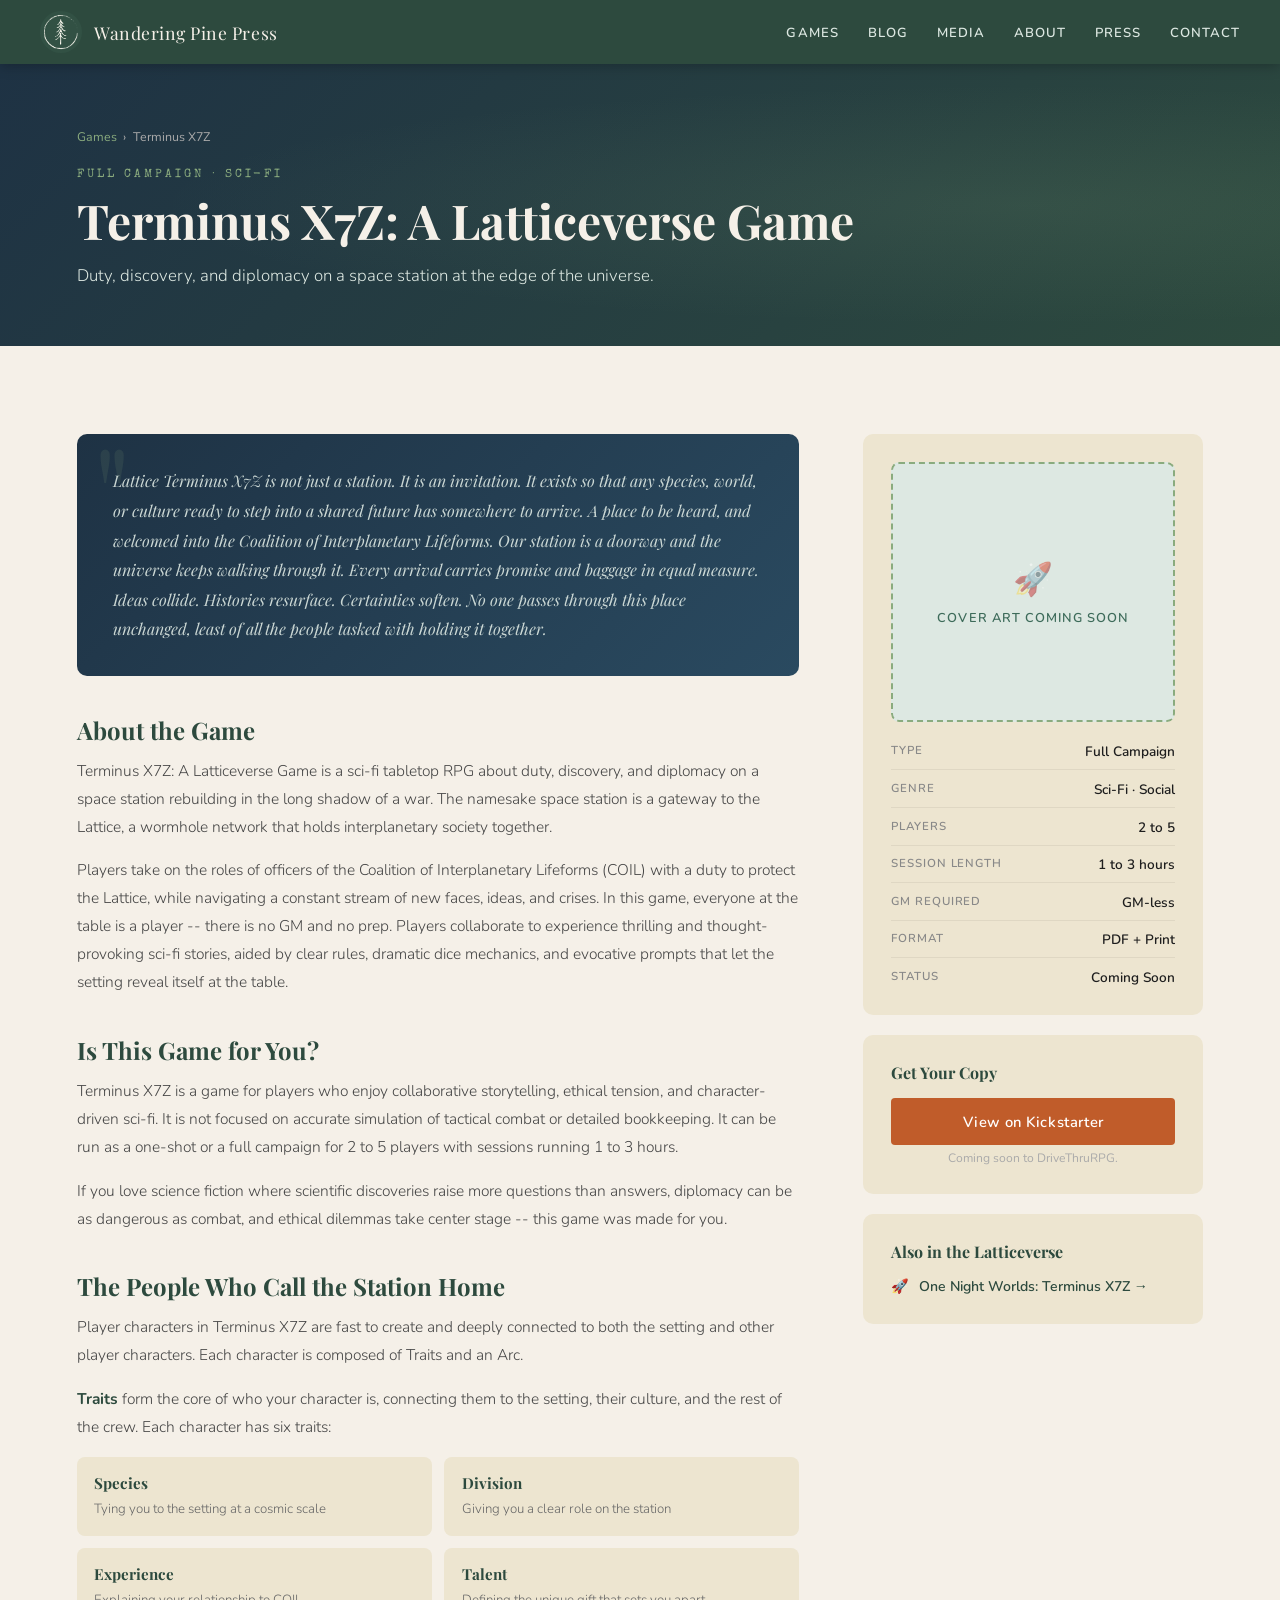
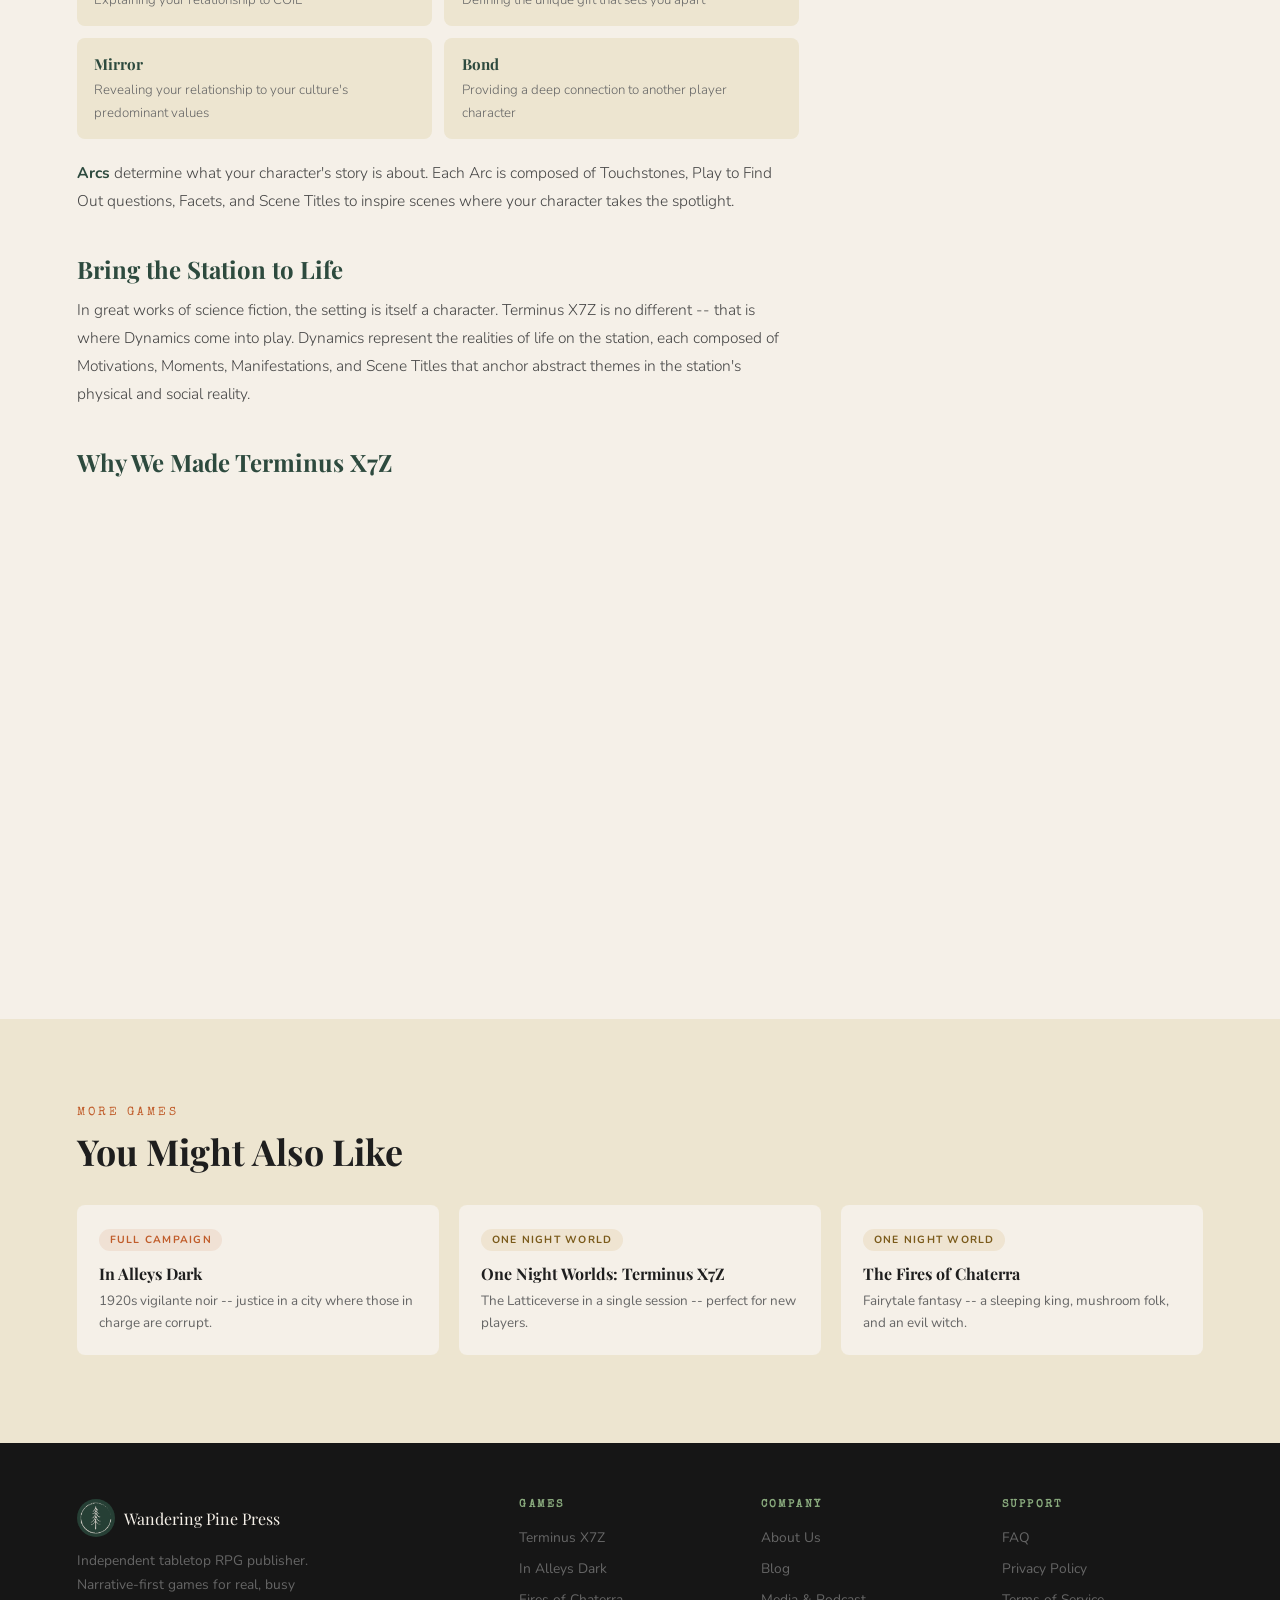
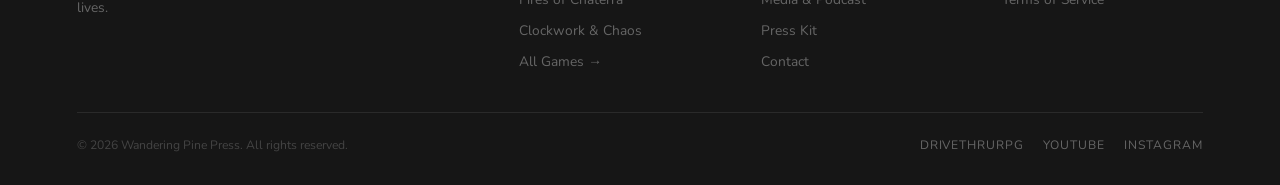
<file: game-terminus.html>
<!DOCTYPE html>
<html lang="en">
<head>
  <meta charset="UTF-8"/>
  <meta name="viewport" content="width=device-width, initial-scale=1.0"/>
  <meta name="description" content="Terminus X7Z: A Latticeverse Game — A GMless sci-fi TTRPG about duty, discovery, and diplomacy on a space station at the edge of the universe."/>
  <title>Terminus X7Z — Wandering Pine Press</title>
  <link href="https://fonts.googleapis.com/css2?family=Playfair+Display:ital,wght@0,400;0,700;1,400&family=Nunito:wght@300;400;600&family=Special+Elite&display=swap" rel="stylesheet"/>
  <link rel="stylesheet" href="css/style.css"/>
  <style>
    .game-hero { background: linear-gradient(135deg, #1e3244 0%, #2d4a3e 100%); }
    .game-layout { display: grid; grid-template-columns: 1fr 340px; gap: 4rem; align-items: start; }
    .game-main h2 { font-family: 'Playfair Display', serif; font-size: 1.5rem; margin: 2.5rem 0 0.75rem; color: var(--pine); }
    .game-main h2:first-child { margin-top: 0; }
    .game-main p { font-size: 0.97rem; line-height: 1.8; color: #444; margin-bottom: 1rem; font-weight: 300; }
    .game-main ul { list-style: none; padding: 0; margin-bottom: 1rem; }
    .game-main ul li { font-size: 0.95rem; line-height: 1.7; color: #444; padding: 0.3rem 0 0.3rem 1.4rem; position: relative; font-weight: 300; }
    .game-main ul li::before { content: '🌲'; position: absolute; left: 0; font-size: 0.75rem; top: 0.45rem; }

    /* Flavor quote block */
    .flavor-block {
      background: linear-gradient(135deg, #1e3244, #2a4a60);
      border-radius: 10px; padding: 2rem 2.25rem;
      margin-bottom: 2rem; position: relative; overflow: hidden;
    }
    .flavor-block::before {
      content: '"'; position: absolute; top: -0.5rem; left: 1rem;
      font-family: 'Playfair Display', serif; font-size: 8rem;
      color: rgba(138,171,126,0.12); line-height: 1; pointer-events: none;
    }
    .flavor-block p {
      font-family: 'Playfair Display', serif; font-style: italic;
      color: rgba(221,232,226,0.9); font-size: 1rem; line-height: 1.85;
      margin-bottom: 0; position: relative; z-index: 1;
    }

    /* Traits grid */
    .traits-grid { display: grid; grid-template-columns: 1fr 1fr; gap: 0.75rem; margin-bottom: 1.25rem; }
    .trait-card { background: var(--parchment); border-radius: 8px; padding: 1rem 1.1rem; }
    .trait-card strong { font-family: 'Playfair Display', serif; font-size: 0.95rem; color: var(--pine); display: block; margin-bottom: 0.25rem; }
    .trait-card span { font-size: 0.83rem; color: #666; line-height: 1.55; font-weight: 300; }

    /* Video embed */
    .video-wrap { border-radius: 10px; overflow: hidden; margin: 1.5rem 0; position: relative; padding-bottom: 56.25%; height: 0; }
    .video-wrap iframe { position: absolute; inset: 0; width: 100%; height: 100%; border: none; }

    .game-sidebar { position: sticky; top: 84px; }
    .sidebar-card { background: var(--parchment); border-radius: 10px; padding: 1.75rem; margin-bottom: 1.25rem; }
    .sidebar-card h4 { font-family: 'Playfair Display', serif; font-size: 1rem; margin-bottom: 1rem; color: var(--pine); }
    .sidebar-cover { width: 100%; border-radius: 8px; margin-bottom: 1.25rem; overflow: hidden; }
    .meta-list { list-style: none; display: flex; flex-direction: column; gap: 0.6rem; }
    .meta-list li { display: flex; justify-content: space-between; font-size: 0.86rem; border-bottom: 1px solid rgba(0,0,0,0.06); padding-bottom: 0.5rem; }
    .meta-list li:last-child { border-bottom: none; padding-bottom: 0; }
    .meta-label { color: #888; font-weight: 600; text-transform: uppercase; font-size: 0.72rem; letter-spacing: 0.08em; }
    .meta-value { color: var(--ink); font-weight: 600; font-size: 0.85rem; }
    .buy-block { display: flex; flex-direction: column; gap: 0.6rem; }
    .buy-block .btn-primary, .buy-block .btn-pine { text-align: center; }
    .buy-note { font-size: 0.76rem; color: #aaa; text-align: center; margin-top: 0.3rem; }

    .related { background: var(--parchment); }
    .related-grid { display: grid; grid-template-columns: repeat(3,1fr); gap: 1.25rem; margin-top: 2rem; }
    .related-card { background: var(--cream); border-radius: 8px; padding: 1.4rem; text-decoration: none; color: inherit; transition: transform 0.2s; display: block; }
    .related-card:hover { transform: translateY(-3px); }
    .related-card h4 { font-family: 'Playfair Display', serif; font-size: 1rem; margin-bottom: 0.4rem; }
    .related-card p { font-size: 0.84rem; color: #666; line-height: 1.6; }

    @media (max-width: 900px) {
      .game-layout { grid-template-columns: 1fr; }
      .game-sidebar { position: static; }
      .related-grid { grid-template-columns: 1fr 1fr; }
      .traits-grid { grid-template-columns: 1fr; }
    }
    @media (max-width: 560px) { .related-grid { grid-template-columns: 1fr; } }
  </style>
</head>
<body>
<div id="site-nav"></div>

<div class="page-hero game-hero">
  <div class="page-hero-inner">
    <div class="breadcrumb">
      <a href="games.html">Games</a> <span>›</span> <span>Terminus X7Z</span>
    </div>
    <span class="section-label">Full Campaign · Sci-Fi</span>
    <h1>Terminus X7Z: A Latticeverse Game</h1>
    <p>Duty, discovery, and diplomacy on a space station at the edge of the universe.</p>
  </div>
</div>

<section>
  <div class="game-layout">

    <!-- MAIN CONTENT -->
    <div class="game-main">

      <div class="flavor-block">
        <p>Lattice Terminus X7Z is not just a station. It is an invitation. It exists so that any species, world, or culture ready to step into a shared future has somewhere to arrive. A place to be heard, and welcomed into the Coalition of Interplanetary Lifeforms. Our station is a doorway and the universe keeps walking through it. Every arrival carries promise and baggage in equal measure. Ideas collide. Histories resurface. Certainties soften. No one passes through this place unchanged, least of all the people tasked with holding it together.</p>
      </div>

      <h2>About the Game</h2>
      <p>Terminus X7Z: A Latticeverse Game is a sci-fi tabletop RPG about duty, discovery, and diplomacy on a space station rebuilding in the long shadow of a war. The namesake space station is a gateway to the Lattice, a wormhole network that holds interplanetary society together.</p>
      <p>Players take on the roles of officers of the Coalition of Interplanetary Lifeforms (COIL) with a duty to protect the Lattice, while navigating a constant stream of new faces, ideas, and crises. In this game, everyone at the table is a player -- there is no GM and no prep. Players collaborate to experience thrilling and thought-provoking sci-fi stories, aided by clear rules, dramatic dice mechanics, and evocative prompts that let the setting reveal itself at the table.</p>

      <h2>Is This Game for You?</h2>
      <p>Terminus X7Z is a game for players who enjoy collaborative storytelling, ethical tension, and character-driven sci-fi. It is not focused on accurate simulation of tactical combat or detailed bookkeeping. It can be run as a one-shot or a full campaign for 2 to 5 players with sessions running 1 to 3 hours.</p>
      <p>If you love science fiction where scientific discoveries raise more questions than answers, diplomacy can be as dangerous as combat, and ethical dilemmas take center stage -- this game was made for you.</p>

      <h2>The People Who Call the Station Home</h2>
      <p>Player characters in Terminus X7Z are fast to create and deeply connected to both the setting and other player characters. Each character is composed of Traits and an Arc.</p>
      <p><strong style="color:var(--pine);">Traits</strong> form the core of who your character is, connecting them to the setting, their culture, and the rest of the crew. Each character has six traits:</p>
      <div class="traits-grid">
        <div class="trait-card"><strong>Species</strong><span>Tying you to the setting at a cosmic scale</span></div>
        <div class="trait-card"><strong>Division</strong><span>Giving you a clear role on the station</span></div>
        <div class="trait-card"><strong>Experience</strong><span>Explaining your relationship to COIL</span></div>
        <div class="trait-card"><strong>Talent</strong><span>Defining the unique gift that sets you apart</span></div>
        <div class="trait-card"><strong>Mirror</strong><span>Revealing your relationship to your culture's predominant values</span></div>
        <div class="trait-card"><strong>Bond</strong><span>Providing a deep connection to another player character</span></div>
      </div>
      <p><strong style="color:var(--pine);">Arcs</strong> determine what your character's story is about. Each Arc is composed of Touchstones, Play to Find Out questions, Facets, and Scene Titles to inspire scenes where your character takes the spotlight.</p>

      <h2>Bring the Station to Life</h2>
      <p>In great works of science fiction, the setting is itself a character. Terminus X7Z is no different -- that is where Dynamics come into play. Dynamics represent the realities of life on the station, each composed of Motivations, Moments, Manifestations, and Scene Titles that anchor abstract themes in the station's physical and social reality.</p>

      <h2>Why We Made Terminus X7Z</h2>
      <div class="video-wrap">
        <iframe src="https://www.youtube.com/embed/ZEFER1bb8Rs?si=WgfEAxxtKJCvsnYh" title="Why We Made Terminus X7Z" frameborder="0" allow="accelerometer; autoplay; clipboard-write; encrypted-media; gyroscope; picture-in-picture; web-share" referrerpolicy="strict-origin-when-cross-origin" allowfullscreen></iframe>
      </div>
      <p><!-- ADD: Brian's notes on what inspired this game and the design philosophy behind it. --></p>

    </div>

    <!-- SIDEBAR -->
    <aside class="game-sidebar">
      <div class="sidebar-card">
        <div class="sidebar-cover">
          <div class="img-placeholder" style="height:260px;">
            <span class="ph-icon">🚀</span>
            <span>Cover Art Coming Soon</span>
          </div>
        </div>
        <ul class="meta-list">
          <li><span class="meta-label">Type</span><span class="meta-value">Full Campaign</span></li>
          <li><span class="meta-label">Genre</span><span class="meta-value">Sci-Fi · Social</span></li>
          <li><span class="meta-label">Players</span><span class="meta-value">2 to 5</span></li>
          <li><span class="meta-label">Session Length</span><span class="meta-value">1 to 3 hours</span></li>
          <li><span class="meta-label">GM Required</span><span class="meta-value">GM-less</span></li>
          <li><span class="meta-label">Format</span><span class="meta-value">PDF + Print</span></li>
          <li><span class="meta-label">Status</span><span class="meta-value">Coming Soon</span></li>
        </ul>
      </div>
      <div class="sidebar-card">
        <h4>Get Your Copy</h4>
        <div class="buy-block">
          <a href="https://www.kickstarter.com/projects/brianhazzard/terminus-x7z" target="_blank" rel="noopener" class="btn-primary">View on Kickstarter</a>
        </div>
        <p class="buy-note">Coming soon to DriveThruRPG.</p>
      </div>
      <div class="sidebar-card">
        <h4>Also in the Latticeverse</h4>
        <a href="game-onw-terminus.html" style="display:flex;align-items:center;gap:0.6rem;text-decoration:none;color:var(--pine);font-size:0.88rem;font-weight:600;">
          <span>🚀</span> One Night Worlds: Terminus X7Z →
        </a>
      </div>
    </aside>

  </div>
</section>

<!-- RELATED -->
<section class="related">
  <span class="section-label">More Games</span>
  <h2 class="section-heading">You Might Also Like</h2>
  <div class="related-grid">
    <a href="game-alleys.html" class="related-card">
      <span class="game-badge badge-campaign">Full Campaign</span>
      <h4>In Alleys Dark</h4>
      <p>1920s vigilante noir -- justice in a city where those in charge are corrupt.</p>
    </a>
    <a href="game-onw-terminus.html" class="related-card">
      <span class="game-badge badge-oneshot">One Night World</span>
      <h4>One Night Worlds: Terminus X7Z</h4>
      <p>The Latticeverse in a single session -- perfect for new players.</p>
    </a>
    <a href="game-chaterra.html" class="related-card">
      <span class="game-badge badge-oneshot">One Night World</span>
      <h4>The Fires of Chaterra</h4>
      <p>Fairytale fantasy -- a sleeping king, mushroom folk, and an evil witch.</p>
    </a>
  </div>
</section>

<div id="site-footer"></div>
<script src="js/main.js"></script>
<script src="js/components.js"></script>
</body>
</html>
</file>
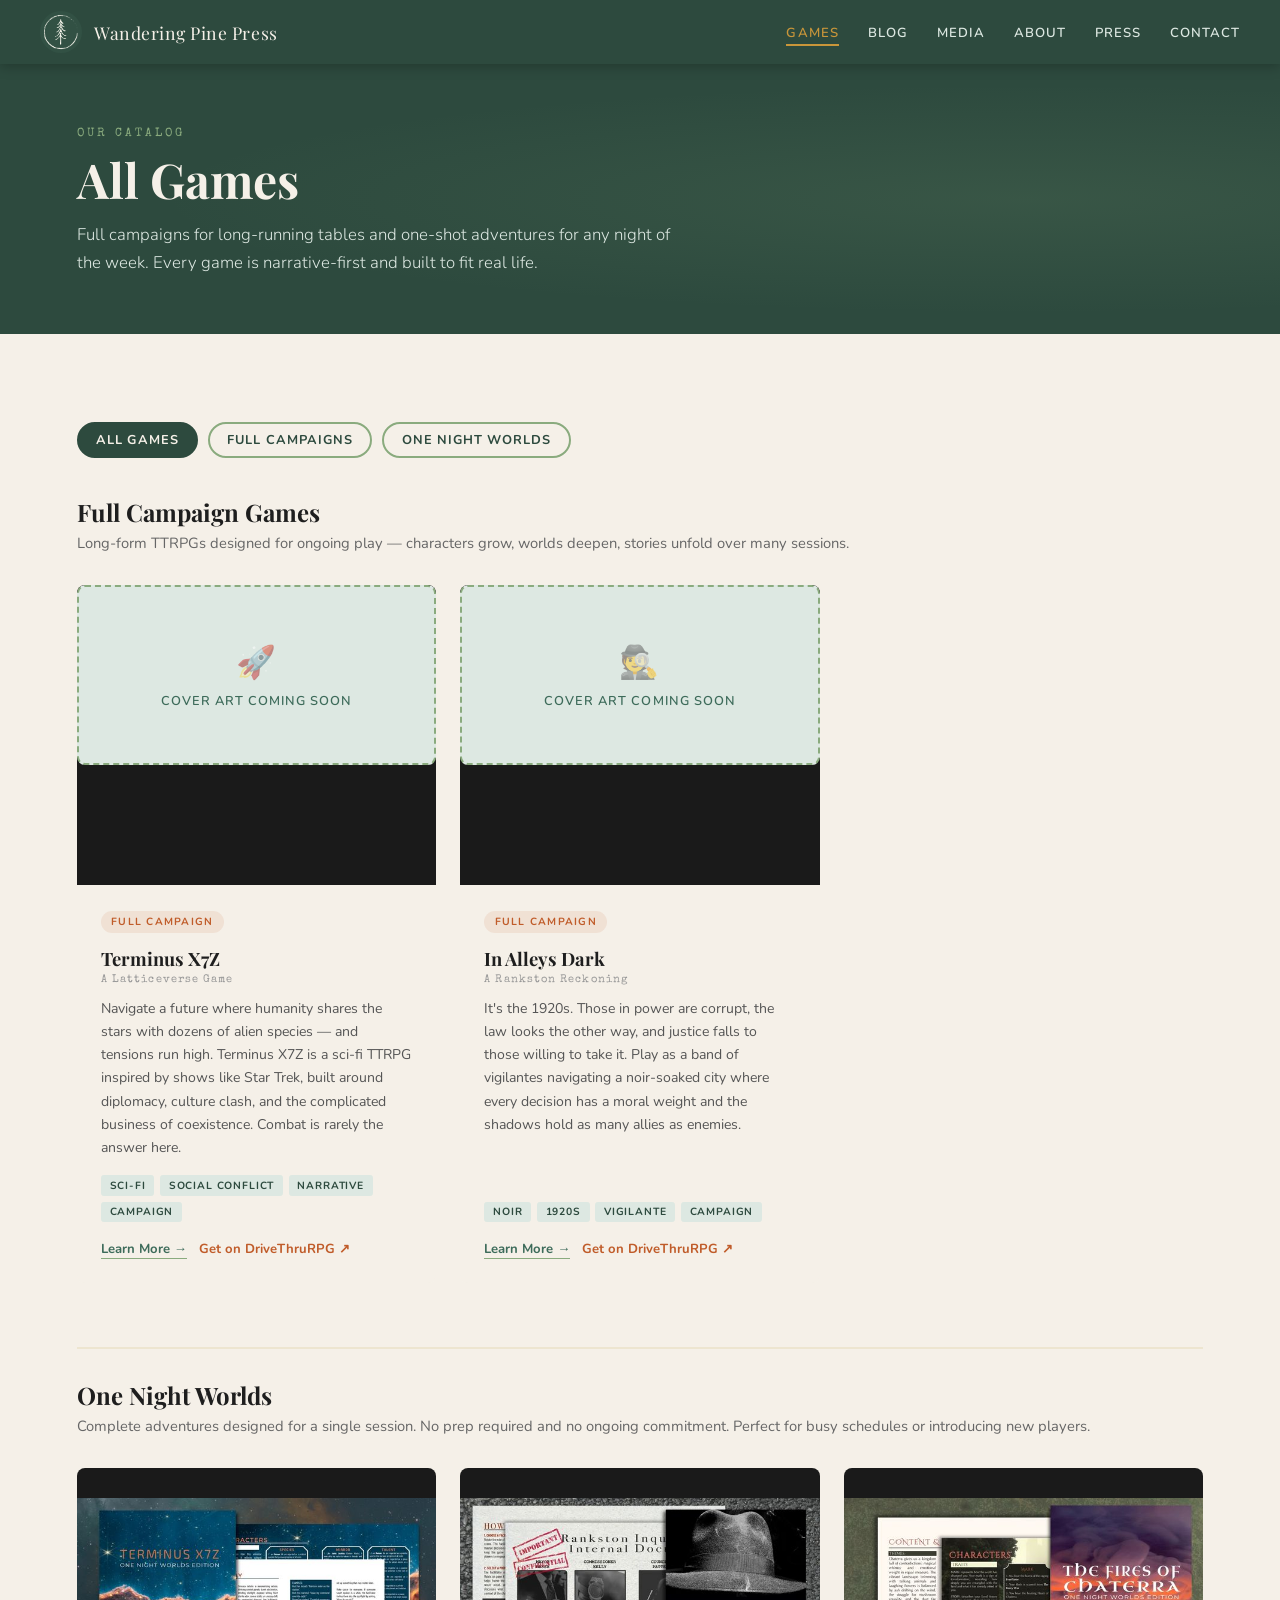
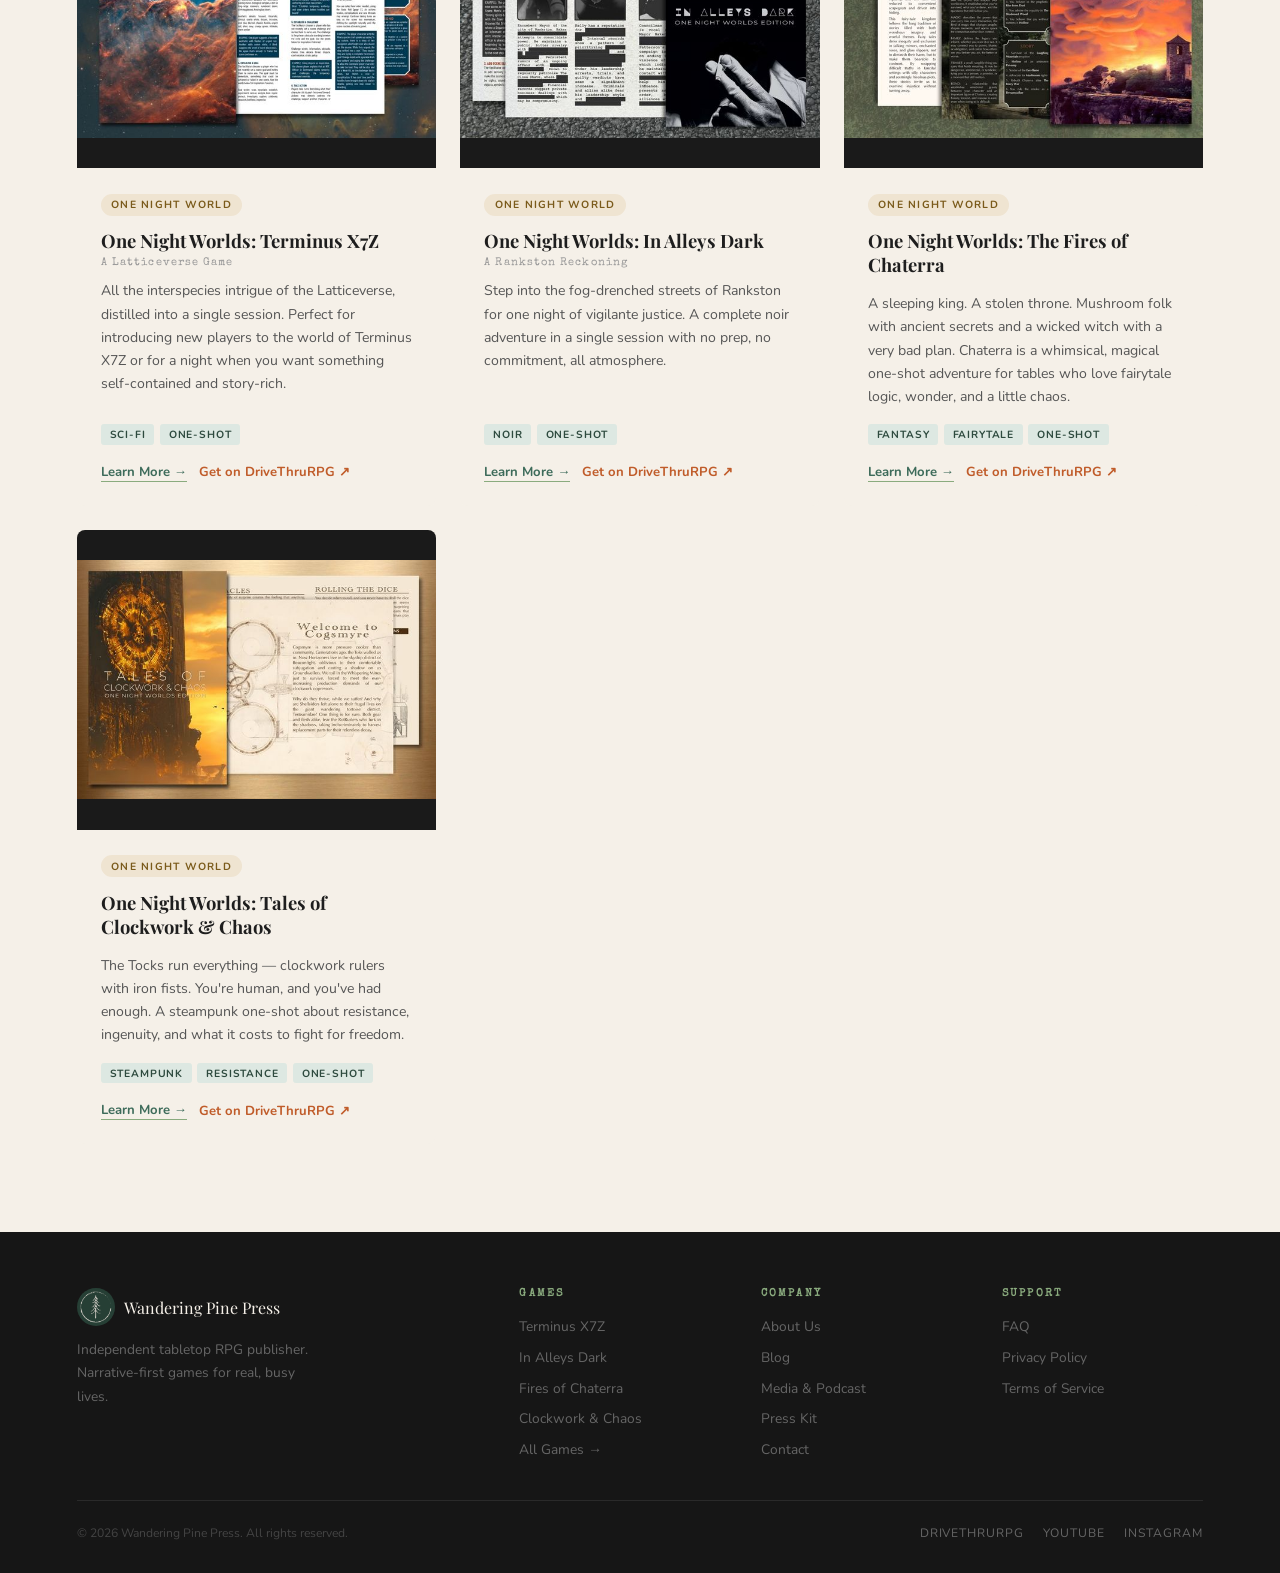
<file: games.html>
<!DOCTYPE html>
<html lang="en">
<head>
  <meta charset="UTF-8"/>
  <meta name="viewport" content="width=device-width, initial-scale=1.0"/>
  <meta name="description" content="Browse all Wandering Pine Press tabletop RPGs — full campaigns and one-shot adventures."/>
  <title>Games — Wandering Pine Press</title>
  <link href="https://fonts.googleapis.com/css2?family=Playfair+Display:ital,wght@0,400;0,700;1,400&family=Nunito:wght@300;400;600&family=Special+Elite&display=swap" rel="stylesheet"/>
  <link rel="stylesheet" href="css/style.css"/>
  <style>
    .filter-bar { display: flex; gap: 0.6rem; flex-wrap: wrap; margin-bottom: 2.5rem; }
    .filter-btn { font-family: 'Nunito', sans-serif; font-size: 0.8rem; font-weight: 700; letter-spacing: 0.08em; text-transform: uppercase; padding: 0.45rem 1.1rem; border-radius: 20px; border: 2px solid var(--moss); background: transparent; color: var(--pine); cursor: pointer; transition: all 0.2s; }
    .filter-btn:hover, .filter-btn.active { background: var(--pine); color: var(--cream); border-color: var(--pine); }

    .games-full-grid { display: grid; grid-template-columns: repeat(3,1fr); gap: 1.5rem; }
    .game-card { background: var(--cream); border-radius: 8px; overflow: hidden; transition: transform 0.22s, box-shadow 0.22s; display: flex; flex-direction: column; }
    .game-card:hover { transform: translateY(-5px); box-shadow: 0 14px 36px rgba(0,0,0,0.1); }
    .game-card-img { width: 100%; height: 300px; overflow: hidden; position: relative; flex-shrink: 0; background: #1a1a1a; }
    .game-card-img img { width: 100%; height: 100%; object-fit: contain; display: block; }
    .game-card-img.img-placeholder { display: flex; flex-direction: column; align-items: center; justify-content: center; }
    .game-card-body { padding: 1.5rem; flex: 1; display: flex; flex-direction: column; }
    .game-card-top { display: flex; align-items: flex-start; gap: 0.5rem; margin-bottom: 0.85rem; }
    .game-title { font-family: 'Playfair Display', serif; font-size: 1.15rem; margin-bottom: 0.25rem; line-height: 1.3; }
    .game-subtitle { font-family: 'Special Elite', cursive; font-size: 0.68rem; letter-spacing: 0.1em; color: #999; margin-bottom: 0.7rem; }
    .game-desc { font-size: 0.88rem; line-height: 1.65; color: #555; margin-bottom: 1rem; flex: 1; }
    .game-tags { display: flex; gap: 0.35rem; flex-wrap: wrap; margin-bottom: 1.1rem; }
    .game-card-actions { display: flex; gap: 0.75rem; align-items: center; flex-wrap: wrap; margin-top: auto; }
    .game-card-actions a { font-size: 0.82rem; font-weight: 700; text-decoration: none; }
    .game-card-actions .learn { color: var(--pine-light); border-bottom: 1px solid var(--moss); }
    .game-card-actions .learn:hover { color: var(--rust); }
    .game-card-actions .buy { color: var(--rust); }
    .game-card-actions .buy:hover { color: #a84d22; }

    .section-divider { border: none; border-top: 2px solid var(--parchment); margin: 4rem 0 2rem; }
    .group-heading { font-family: 'Playfair Display', serif; font-size: 1.5rem; margin-bottom: 0.4rem; }
    .group-sub { font-size: 0.92rem; color: var(--gray); margin-bottom: 2rem; }

    @media (max-width: 900px) { .games-full-grid { grid-template-columns: 1fr 1fr; } }
    @media (max-width: 600px) { .games-full-grid { grid-template-columns: 1fr; } }
  </style>
</head>
<body>
<div id="site-nav"></div>

<div class="page-hero">
  <div class="page-hero-inner">
    <span class="section-label">Our Catalog</span>
    <h1>All Games</h1>
    <p>Full campaigns for long-running tables and one-shot adventures for any night of the week. Every game is narrative-first and built to fit real life.</p>
  </div>
</div>

<section>
  <div class="filter-bar">
    <button class="filter-btn active" data-filter="all">All Games</button>
    <button class="filter-btn" data-filter="campaign">Full Campaigns</button>
    <button class="filter-btn" data-filter="oneshot">One Night Worlds</button>
  </div>

  <!-- CAMPAIGNS -->
  <h3 class="group-heading">Full Campaign Games</h3>
  <p class="group-sub">Long-form TTRPGs designed for ongoing play — characters grow, worlds deepen, stories unfold over many sessions.</p>
  <div class="games-full-grid" id="campaigns-grid">

    <div class="game-card" data-type="campaign">
      <div class="game-card-img">
        <!-- ADD: <img src="images/terminus-cover.jpg" alt="Terminus X7Z cover" /> -->
        <div class="img-placeholder" style="height:180px;"><span class="ph-icon">🚀</span><span>Cover Art Coming Soon</span></div>
      </div>
      <div class="game-card-body">
        <div>
          <span class="game-badge badge-campaign">Full Campaign</span>
        </div>
        <h3 class="game-title">Terminus X7Z</h3>
        <p class="game-subtitle">A Latticeverse Game</p>
        <p class="game-desc">Navigate a future where humanity shares the stars with dozens of alien species — and tensions run high. Terminus X7Z is a sci-fi TTRPG inspired by shows like Star Trek, built around diplomacy, culture clash, and the complicated business of coexistence. Combat is rarely the answer here.</p>
        <div class="game-tags"><span class="tag">Sci-Fi</span><span class="tag">Social Conflict</span><span class="tag">Narrative</span><span class="tag">Campaign</span></div>
        <div class="game-card-actions">
          <a href="game-terminus.html" class="learn">Learn More →</a>
          <a href="https://www.drivethrurpg.com" target="_blank" rel="noopener" class="buy">Get on DriveThruRPG ↗</a>
        </div>
      </div>
    </div>

    <div class="game-card" data-type="campaign">
      <div class="game-card-img">
        <!-- ADD: <img src="images/alleys-cover.jpg" alt="In Alleys Dark cover" /> -->
        <div class="img-placeholder" style="height:180px;"><span class="ph-icon">🕵️</span><span>Cover Art Coming Soon</span></div>
      </div>
      <div class="game-card-body">
        <div>
          <span class="game-badge badge-campaign">Full Campaign</span>
        </div>
        <h3 class="game-title">In Alleys Dark</h3>
        <p class="game-subtitle">A Rankston Reckoning</p>
        <p class="game-desc">It's the 1920s. Those in power are corrupt, the law looks the other way, and justice falls to those willing to take it. Play as a band of vigilantes navigating a noir-soaked city where every decision has a moral weight and the shadows hold as many allies as enemies.</p>
        <div class="game-tags"><span class="tag">Noir</span><span class="tag">1920s</span><span class="tag">Vigilante</span><span class="tag">Campaign</span></div>
        <div class="game-card-actions">
          <a href="game-alleys.html" class="learn">Learn More →</a>
          <a href="https://www.drivethrurpg.com" target="_blank" rel="noopener" class="buy">Get on DriveThruRPG ↗</a>
        </div>
      </div>
    </div>

  </div>

  <hr class="section-divider"/>

  <!-- ONE NIGHT WORLDS -->
  <h3 class="group-heading">One Night Worlds</h3>
  <p class="group-sub">Complete adventures designed for a single session. No prep required and no ongoing commitment. Perfect for busy schedules or introducing new players.</p>
  <div class="games-full-grid" id="oneshots-grid">

    <div class="game-card" data-type="oneshot">
      <div class="game-card-img">
        <img src="images/TX7Z.jpg" alt="ONW Terminus X7Z cover" />
      </div>
      <div class="game-card-body">
        <div><span class="game-badge badge-oneshot">One Night World</span></div>
        <h3 class="game-title">One Night Worlds: Terminus X7Z</h3>
        <p class="game-subtitle">A Latticeverse Game</p>
        <p class="game-desc">All the interspecies intrigue of the Latticeverse, distilled into a single session. Perfect for introducing new players to the world of Terminus X7Z or for a night when you want something self-contained and story-rich.</p>
        <div class="game-tags"><span class="tag">Sci-Fi</span><span class="tag">One-Shot</span></div>
        <div class="game-card-actions">
          <a href="game-onw-terminus.html" class="learn">Learn More →</a>
          <a href="https://www.drivethrurpg.com/en/product/553129/one-night-worlds-terminus-x7z?affiliate_id=2937024" target="_blank" rel="noopener" class="buy">Get on DriveThruRPG ↗</a>
        </div>
      </div>
    </div>

    <div class="game-card" data-type="oneshot">
      <div class="game-card-img">
        <img src="images/In Alleys.jpg" alt="ONW In Alleys Dark cover" />
      </div>
      <div class="game-card-body">
        <div><span class="game-badge badge-oneshot">One Night World</span></div>
        <h3 class="game-title">One Night Worlds: In Alleys Dark</h3>
        <p class="game-subtitle">A Rankston Reckoning</p>
        <p class="game-desc">Step into the fog-drenched streets of Rankston for one night of vigilante justice. A complete noir adventure in a single session with no prep, no commitment, all atmosphere.</p>
        <div class="game-tags"><span class="tag">Noir</span><span class="tag">One-Shot</span></div>
        <div class="game-card-actions">
          <a href="game-onw-alleys.html" class="learn">Learn More →</a>
          <a href="https://www.drivethrurpg.com/en/product/558492/one-night-worlds-in-alleys-dark?affiliate_id=2937024" target="_blank" rel="noopener" class="buy">Get on DriveThruRPG ↗</a>
        </div>
      </div>
    </div>

    <div class="game-card" data-type="oneshot">
      <div class="game-card-img">
      <img src="images/Fires.jpg" alt="Fires of Chaterra cover" /> 
      </div>
      <div class="game-card-body">
        <div><span class="game-badge badge-oneshot">One Night World</span></div>
        <h3 class="game-title">One Night Worlds: The Fires of Chaterra</h3>
        <p class="game-subtitle"></p>
        <p class="game-desc">A sleeping king. A stolen throne. Mushroom folk with ancient secrets and a wicked witch with a very bad plan. Chaterra is a whimsical, magical one-shot adventure for tables who love fairytale logic, wonder, and a little chaos.</p>
        <div class="game-tags"><span class="tag">Fantasy</span><span class="tag">Fairytale</span><span class="tag">One-Shot</span></div>
        <div class="game-card-actions">
          <a href="game-chaterra.html" class="learn">Learn More →</a>
          <a href="https://www.drivethrurpg.com/en/product/556188/one-night-worlds-the-fires-of-chaterra?src=hottest_filtered&affiliate_id=2937024" target="_blank" rel="noopener" class="buy">Get on DriveThruRPG ↗</a>
        </div>
      </div>
    </div>

    <div class="game-card" data-type="oneshot">
      <div class="game-card-img">
        <img src="images/TC&C.jpg" alt="Clockwork & Chaos cover" />
      </div>
      <div class="game-card-body">
        <div><span class="game-badge badge-oneshot">One Night World</span></div>
        <h3 class="game-title">One Night Worlds: Tales of Clockwork & Chaos</h3>
        <p class="game-subtitle"></p>
        <p class="game-desc">The Tocks run everything — clockwork rulers with iron fists. You're human, and you've had enough. A steampunk one-shot about resistance, ingenuity, and what it costs to fight for freedom.</p>
        <div class="game-tags"><span class="tag">Steampunk</span><span class="tag">Resistance</span><span class="tag">One-Shot</span></div>
        <div class="game-card-actions">
          <a href="game-clockwork.html" class="learn">Learn More →</a>
          <a href="https://www.drivethrurpg.com/en/product/556191/one-night-worlds-tales-of-clockwork-chaos?affiliate_id=2937024" target="_blank" rel="noopener" class="buy">Get on DriveThruRPG ↗</a>
        </div>
      </div>
    </div>

  </div>
</section>

<div id="site-footer"></div>
<script src="js/main.js"></script>
<script src="js/components.js"></script>
<script>
  // Filter buttons
  document.querySelectorAll('.filter-btn').forEach(function(btn) {
    btn.addEventListener('click', function() {
      document.querySelectorAll('.filter-btn').forEach(b => b.classList.remove('active'));
      btn.classList.add('active');
      const filter = btn.dataset.filter;
      document.querySelectorAll('.game-card').forEach(function(card) {
        if (filter === 'all' || card.dataset.type === filter) {
          card.style.display = '';
        } else {
          card.style.display = 'none';
        }
      });
    });
  });
</script>
</body>
</html>
</file>
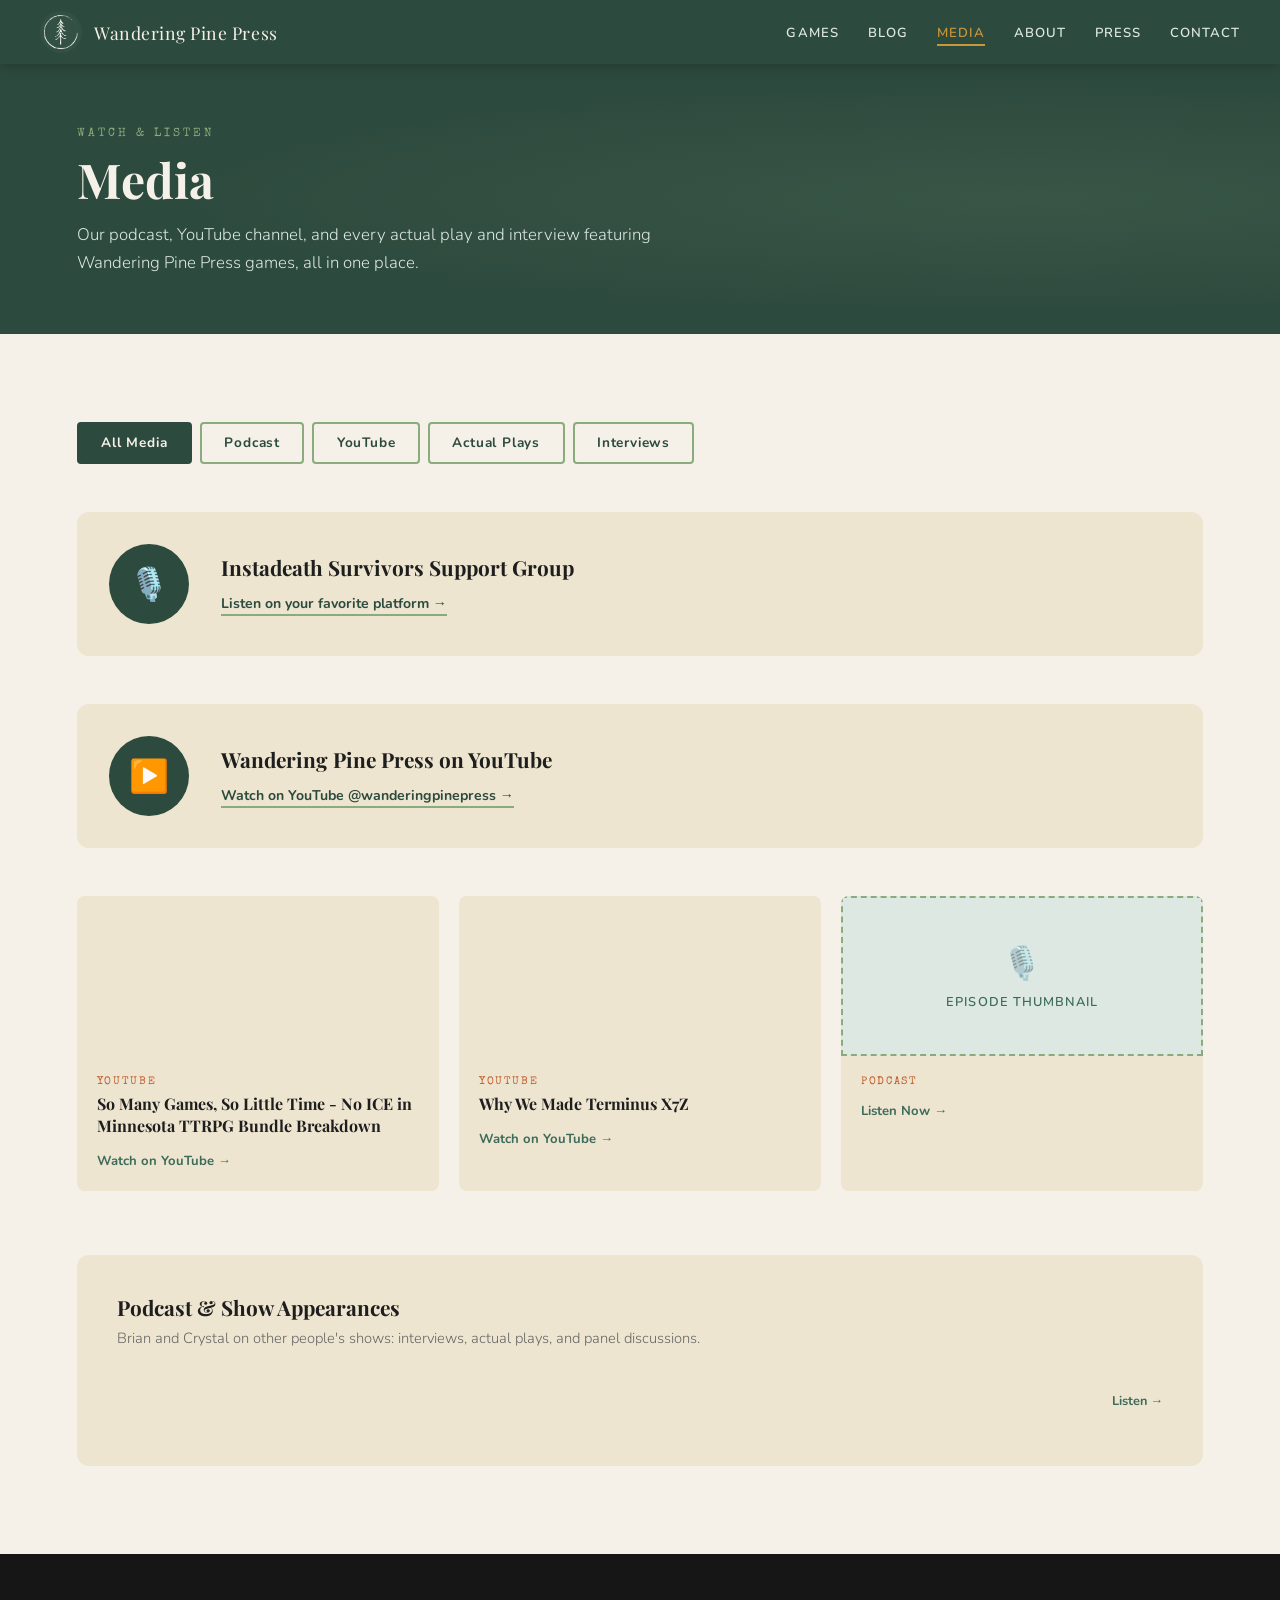
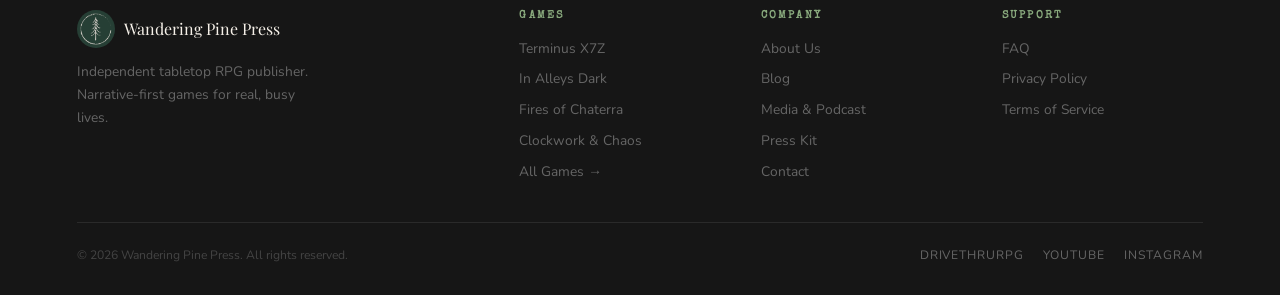
<file: media.html>
<!DOCTYPE html>
<html lang="en">
<head>
  <meta charset="UTF-8"/>
  <meta name="viewport" content="width=device-width, initial-scale=1.0"/>
  <meta name="description" content="Watch and listen — Wandering Pine Press podcast, YouTube channel, and actual play appearances."/>
  <title>Media — Wandering Pine Press</title>
  <link href="https://fonts.googleapis.com/css2?family=Playfair+Display:ital,wght@0,400;0,700;1,400&family=Nunito:wght@300;400;600&family=Special+Elite&display=swap" rel="stylesheet"/>
  <link rel="stylesheet" href="css/style.css"/>
  <style>
    .media-tabs { display: flex; gap: 0.5rem; margin-bottom: 3rem; flex-wrap: wrap; }
    .tab-btn { font-family: 'Nunito', sans-serif; font-size: 0.85rem; font-weight: 700; letter-spacing: 0.06em; padding: 0.6rem 1.4rem; border-radius: 4px; border: 2px solid var(--moss); background: transparent; color: var(--pine); cursor: pointer; transition: all 0.2s; }
    .tab-btn:hover, .tab-btn.active { background: var(--pine); color: var(--cream); border-color: var(--pine); }
    .tab-panel { display: none; }
    .tab-panel.active { display: block; }

    .channel-header { display: grid; grid-template-columns: auto 1fr; gap: 2rem; align-items: center; background: var(--parchment); border-radius: 12px; padding: 2rem; margin-bottom: 3rem; }
    .channel-logo { width: 80px; height: 80px; border-radius: 50%; background: var(--pine); display: flex; align-items: center; justify-content: center; font-size: 2rem; flex-shrink: 0; }
    .channel-info h3 { font-family: 'Playfair Display', serif; font-size: 1.3rem; margin-bottom: 0.3rem; }
    .channel-info p { font-size: 0.92rem; color: var(--gray); line-height: 1.65; margin-bottom: 0.75rem; font-weight: 300; }
    .channel-info a { font-size: 0.88rem; font-weight: 700; color: var(--pine); text-decoration: none; border-bottom: 2px solid var(--moss); padding-bottom: 1px; }
    .channel-info a:hover { color: var(--rust); }

    .media-grid { display: grid; grid-template-columns: repeat(3,1fr); gap: 1.25rem; }
    .media-card { background: var(--parchment); border-radius: 8px; overflow: hidden; transition: transform 0.2s; }
    .media-card:hover { transform: translateY(-4px); }
    .media-thumb { width: 100%; height: 160px; }
    .media-body { padding: 1.25rem; }
    .media-type { font-family: 'Special Elite', cursive; font-size: 0.68rem; letter-spacing: 0.15em; text-transform: uppercase; color: var(--rust); margin-bottom: 0.4rem; display: block; }
    .media-title { font-family: 'Playfair Display', serif; font-size: 1rem; margin-bottom: 0.4rem; line-height: 1.35; }
    .media-meta { font-size: 0.78rem; color: #aaa; margin-bottom: 0.75rem; }
    .media-link { font-size: 0.82rem; font-weight: 700; color: var(--pine-light); text-decoration: none; }
    .media-link:hover { color: var(--rust); }

    .appearances-section { background: var(--parchment); margin-top: 4rem; border-radius: 12px; padding: 2.5rem; }
    .appearances-section h3 { font-family: 'Playfair Display', serif; font-size: 1.3rem; margin-bottom: 0.5rem; }
    .appearances-section > p { font-size: 0.92rem; color: var(--gray); margin-bottom: 1.75rem; font-weight: 300; }
    .appearance-row { display: grid; grid-template-columns: 1fr auto auto; gap: 1rem; align-items: center; padding: 1rem 0; border-bottom: 1px solid rgba(0,0,0,0.06); }
    .appearance-row:last-child { border-bottom: none; }
    .app-show { font-weight: 600; font-size: 0.92rem; }
    .app-game { font-size: 0.8rem; color: var(--gray); margin-top: 0.2rem; }
    .app-date { font-family: 'Special Elite', cursive; font-size: 0.72rem; letter-spacing: 0.1em; color: #aaa; white-space: nowrap; }
    .app-link { font-size: 0.8rem; font-weight: 700; color: var(--pine-light); text-decoration: none; white-space: nowrap; }
    .app-link:hover { color: var(--rust); }

    @media (max-width: 900px) {
      .media-grid { grid-template-columns: 1fr 1fr; }
      .channel-header { grid-template-columns: 1fr; text-align: center; }
      .channel-logo { margin: 0 auto; }
    }
    @media (max-width: 560px) {
      .media-grid { grid-template-columns: 1fr; }
      .appearance-row { grid-template-columns: 1fr; }
    }
  </style>
</head>
<body>
<div id="site-nav"></div>

<div class="page-hero">
  <div class="page-hero-inner">
    <span class="section-label">Watch & Listen</span>
    <h1>Media</h1>
    <p>Our podcast, YouTube channel, and every actual play and interview featuring Wandering Pine Press games, all in one place.</p>
  </div>
</div>

<section>

  <div class="media-tabs">
    <button class="tab-btn active" data-tab="all">All Media</button>
    <button class="tab-btn" data-tab="podcast">Podcast</button>
    <button class="tab-btn" data-tab="youtube">YouTube</button>
    <button class="tab-btn" data-tab="actualplay">Actual Plays</button>
    <button class="tab-btn" data-tab="interviews">Interviews</button>
  </div>

  <div id="tab-all" class="tab-panel active">

    <!-- PODCAST CHANNEL -->
    <div class="channel-header">
      <div class="channel-logo">🎙️</div>
      <div class="channel-info">
        <h3>Instadeath Survivors Support Group</h3>
        <p><!-- ADD: A sentence or two describing what the podcast is about. --></p>
        <a href="https://pod.link/1559932779" target="_blank" rel="noopener">Listen on your favorite platform →</a>
      </div>
    </div>

    <!-- YOUTUBE CHANNEL -->
    <div class="channel-header">
      <div class="channel-logo">▶️</div>
      <div class="channel-info">
        <h3>Wandering Pine Press on YouTube</h3>
        <p><!-- ADD: What's on your YouTube channel? Game playthroughs, design vlogs, tutorials, actual plays? --></p>
        <a href="https://www.youtube.com/@wanderingpinepress" target="_blank" rel="noopener">Watch on YouTube @wanderingpinepress →</a>
      </div>
    </div>

    <!-- MEDIA CARDS -->
    <div class="media-grid">

      <!-- Most recent YouTube video -->
      <div class="media-card" data-type="youtube">
        <div class="media-thumb" style="height:160px; border-radius:0; overflow:hidden; position:relative;">
          <iframe width="100%" height="100%" src="https://www.youtube.com/embed/Ehg1mW2qenY?si=REUAq6cLnNac084X" title="YouTube video player" frameborder="0" allow="accelerometer; autoplay; clipboard-write; encrypted-media; gyroscope; picture-in-picture; web-share" referrerpolicy="strict-origin-when-cross-origin" allowfullscreen style="position:absolute;inset:0;width:100%;height:100%;"></iframe>
        </div>
        <div class="media-body">
          <span class="media-type">YouTube</span>
          <h3 class="media-title">So Many Games, So Little Time - No ICE in Minnesota TTRPG Bundle Breakdown</h3>
          <p class="media-meta"><!-- ADD: Date --></p>
          <a href="https://www.youtube.com/watch?v=Ehg1mW2qenY" class="media-link" target="_blank" rel="noopener">Watch on YouTube →</a>
        </div>
      </div>

      <!-- Previous YouTube video -->
      <div class="media-card" data-type="youtube">
        <div class="media-thumb" style="height:160px; border-radius:0; overflow:hidden; position:relative;">
          <iframe width="100%" height="100%" src="https://www.youtube.com/embed/ZEFER1bb8Rs?si=WgfEAxxtKJCvsnYh" title="YouTube video player" frameborder="0" allow="accelerometer; autoplay; clipboard-write; encrypted-media; gyroscope; picture-in-picture; web-share" referrerpolicy="strict-origin-when-cross-origin" allowfullscreen style="position:absolute;inset:0;width:100%;height:100%;"></iframe>
        </div>
        <div class="media-body">
          <span class="media-type">YouTube</span>
          <h3 class="media-title">Why We Made Terminus X7Z</h3>
          <p class="media-meta"><!-- ADD: Date --></p>
          <a href="https://www.youtube.com/watch?v=ZEFER1bb8Rs" class="media-link" target="_blank" rel="noopener">Watch on YouTube →</a>
        </div>
      </div>

      <div class="media-card" data-type="podcast">
        <div class="media-thumb img-placeholder" style="height:160px;border-radius:0;">
          <span class="ph-icon">🎙️</span>
          <span>Episode Thumbnail</span>
        </div>
        <div class="media-body">
          <span class="media-type">Podcast</span>
          <h3 class="media-title"><!-- ADD: Episode Title --></h3>
          <p class="media-meta"><!-- DATE --></p>
          <a href="#" class="media-link">Listen Now →</a>
        </div>
      </div>

      <!-- ADD: More media cards as content is published -->

    </div>

    <!-- APPEARANCES -->
    <div class="appearances-section">
      <h3>Podcast & Show Appearances</h3>
      <p>Brian and Crystal on other people's shows: interviews, actual plays, and panel discussions.</p>

      <div class="appearance-row">
        <div>
          <div class="app-show"><!-- ADD: Show Name --></div>
          <div class="app-game"><!-- Game discussed --></div>
        </div>
        <div class="app-date"><!-- DATE --></div>
        <a href="#" class="app-link">Listen →</a>
      </div>

      <!-- ADD: Duplicate the above row for each appearance -->

    </div>

  </div><!-- end tab-all -->

  <!-- Individual tab panels (filtered by JS) -->
  <div id="tab-podcast" class="tab-panel"></div>
  <div id="tab-youtube" class="tab-panel"></div>
  <div id="tab-actualplay" class="tab-panel"></div>
  <div id="tab-interviews" class="tab-panel"></div>

</section>

<div id="site-footer"></div>
<script src="js/main.js"></script>
<script src="js/components.js"></script>
<script>
  // Tab switching
  document.querySelectorAll('.tab-btn').forEach(function(btn) {
    btn.addEventListener('click', function() {
      document.querySelectorAll('.tab-btn').forEach(b => b.classList.remove('active'));
      btn.classList.add('active');
      const target = btn.dataset.tab;

      if (target === 'all') {
        document.getElementById('tab-all').classList.add('active');
        ['podcast','youtube','actualplay','interviews'].forEach(function(t) {
          document.getElementById('tab-' + t).classList.remove('active');
        });
      } else {
        document.getElementById('tab-all').classList.remove('active');
        ['podcast','youtube','actualplay','interviews'].forEach(function(t) {
          document.getElementById('tab-' + t).classList.remove('active');
        });
        // Show filtered cards in the target panel
        const panel = document.getElementById('tab-' + target);
        panel.innerHTML = '';
        const cards = document.querySelectorAll('#tab-all .media-card[data-type="' + target + '"]');
        if (cards.length === 0) {
          panel.innerHTML = '<p style="color:#aaa;font-style:italic;padding:2rem 0;">No ' + target + ' content yet — check back soon!</p>';
        } else {
          const grid = document.createElement('div');
          grid.className = 'media-grid';
          cards.forEach(function(card) { grid.appendChild(card.cloneNode(true)); });
          panel.appendChild(grid);
        }
        panel.classList.add('active');
      }
    });
  });
</script>
</body>
</html>
</file>
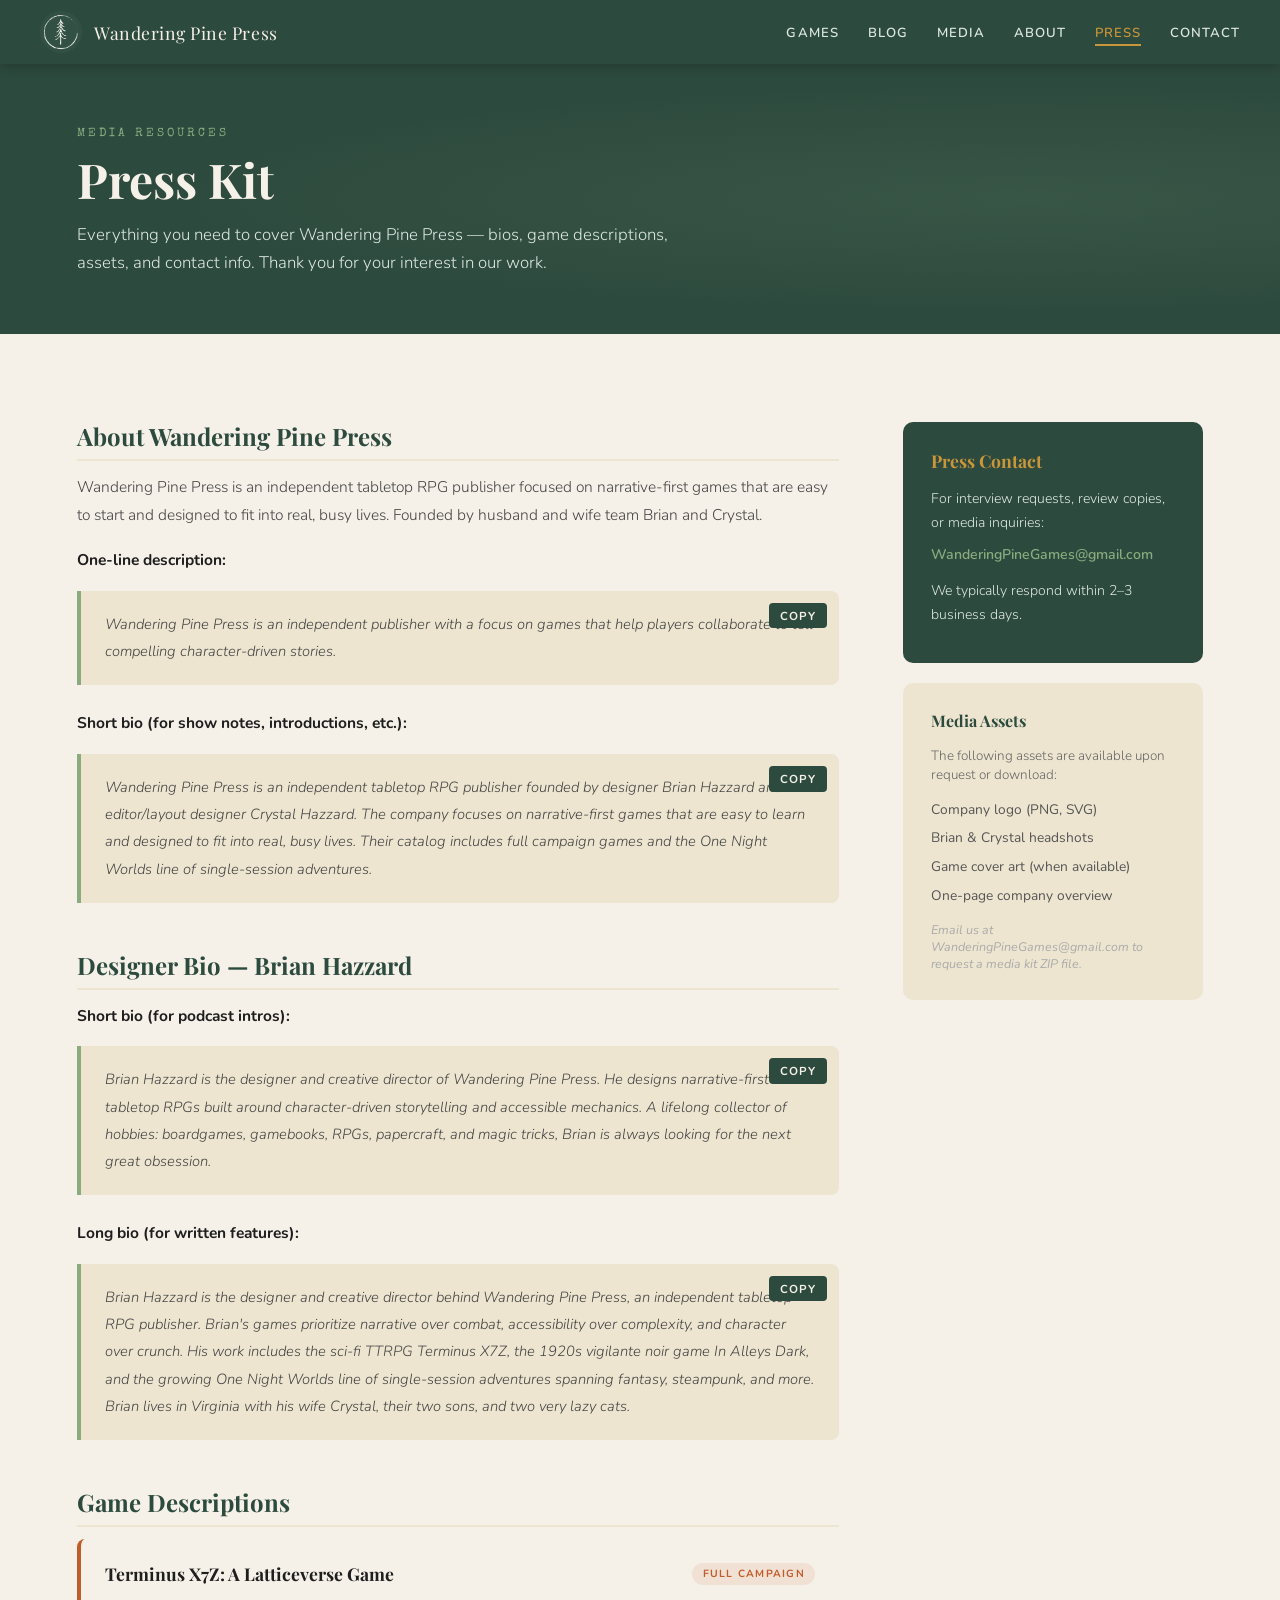
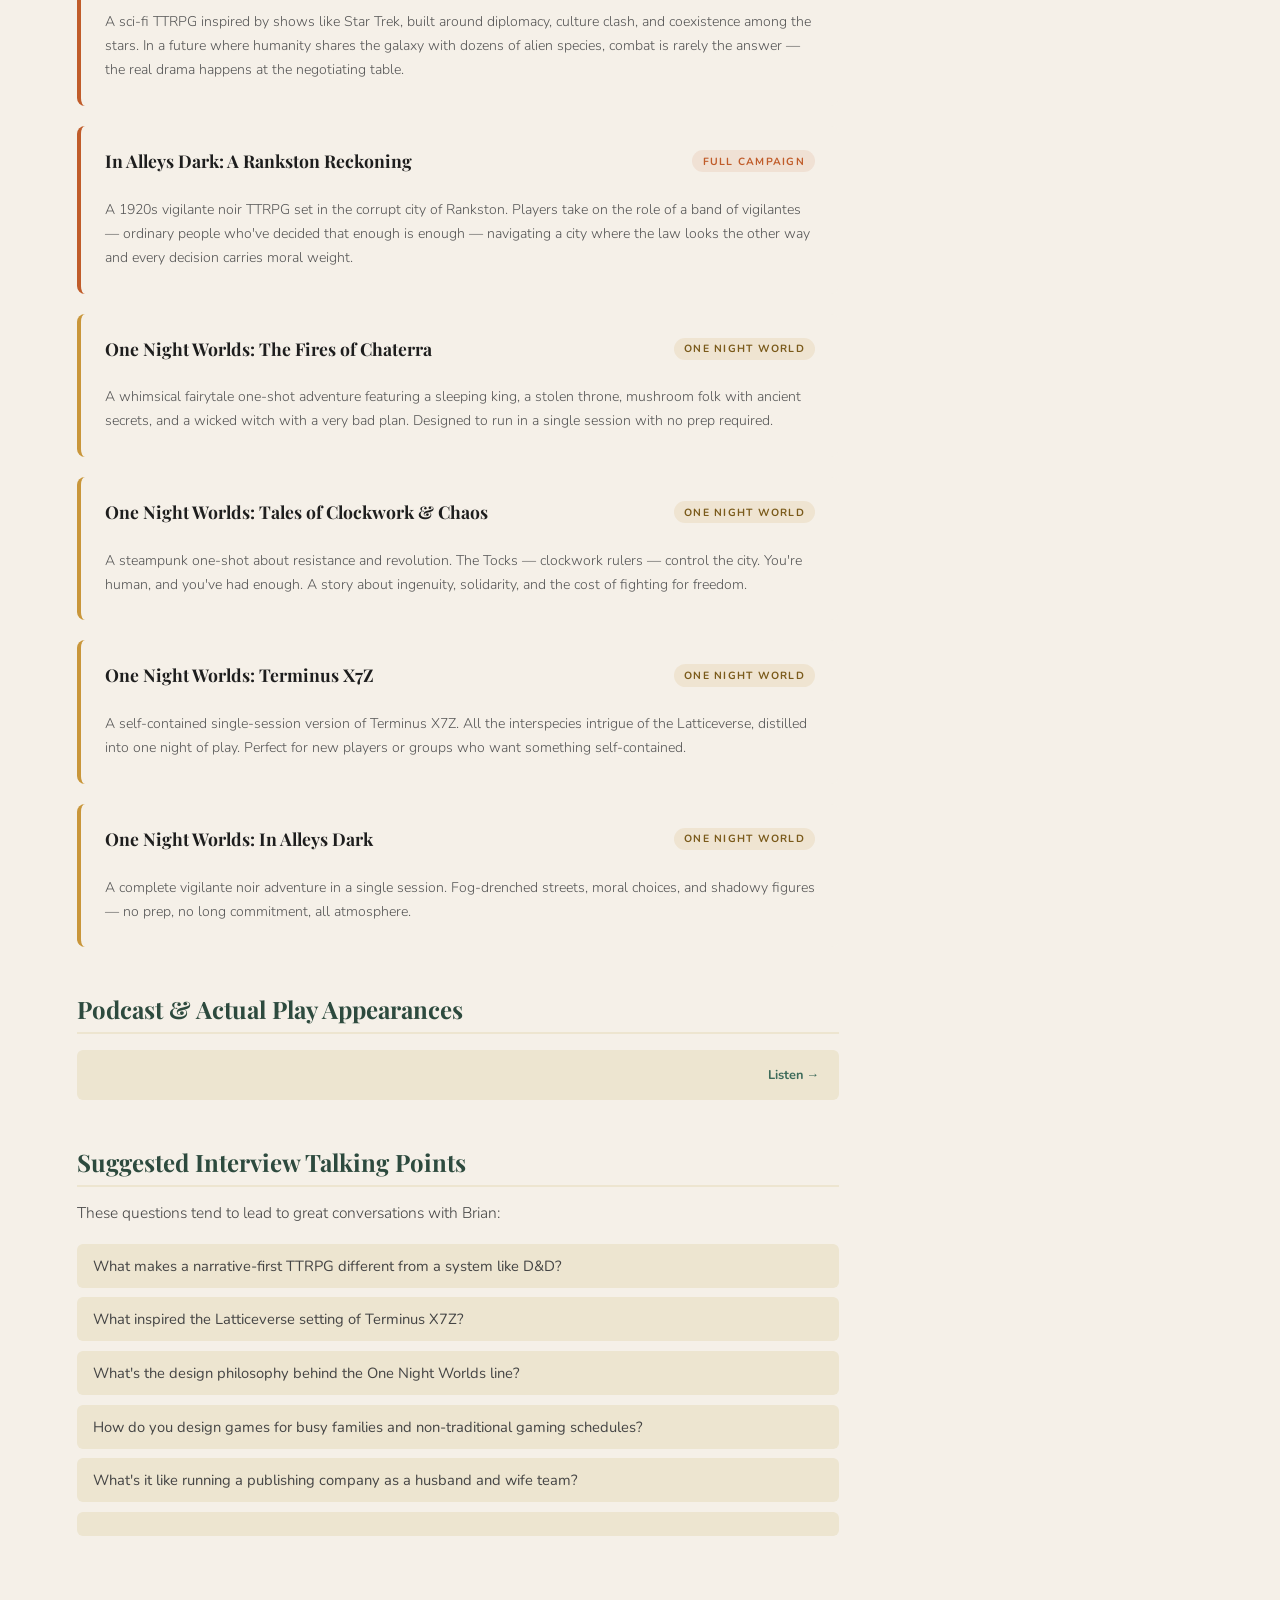
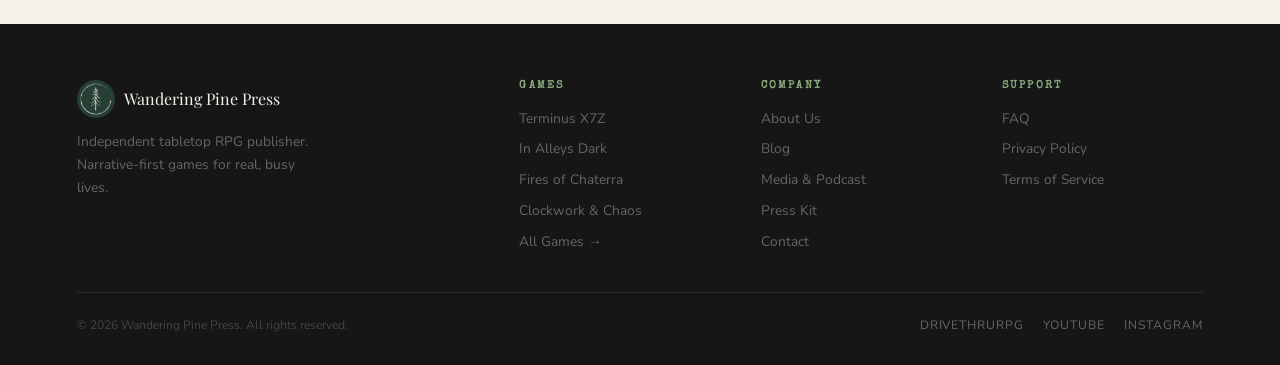
<file: press.html>
<!DOCTYPE html>
<html lang="en">
<head>
  <meta charset="UTF-8"/>
  <meta name="viewport" content="width=device-width, initial-scale=1.0"/>
  <meta name="description" content="Press kit and media resources for Wandering Pine Press — bios, game descriptions, and contact info for journalists and podcasters."/>
  <title>Press Kit — Wandering Pine Press</title>
  <link href="https://fonts.googleapis.com/css2?family=Playfair+Display:ital,wght@0,400;0,700;1,400&family=Nunito:wght@300;400;600&family=Special+Elite&display=swap" rel="stylesheet"/>
  <link rel="stylesheet" href="css/style.css"/>
  <style>
    .press-layout { display: grid; grid-template-columns: 1fr 300px; gap: 4rem; align-items: start; }
    .press-main h2 { font-family: 'Playfair Display', serif; font-size: 1.5rem; margin: 3rem 0 0.75rem; color: var(--pine); border-bottom: 2px solid var(--parchment); padding-bottom: 0.5rem; }
    .press-main h2:first-child { margin-top: 0; }
    .press-main p { font-size: 0.97rem; line-height: 1.85; color: #444; font-weight: 300; margin-bottom: 1rem; }
    .press-main p strong { color: var(--ink); font-weight: 700; }

    /* Boilerplate copy block */
    .copy-block { background: var(--parchment); border-left: 4px solid var(--moss); border-radius: 0 8px 8px 0; padding: 1.25rem 1.5rem; margin: 1rem 0 1.5rem; position: relative; }
    .copy-block p { margin: 0; font-size: 0.92rem; color: #444; font-style: italic; }
    .copy-btn { position: absolute; top: 0.75rem; right: 0.75rem; font-size: 0.72rem; font-weight: 700; letter-spacing: 0.08em; text-transform: uppercase; background: var(--pine); color: var(--cream); border: none; border-radius: 4px; padding: 0.3rem 0.7rem; cursor: pointer; font-family: 'Nunito', sans-serif; transition: background 0.2s; }
    .copy-btn:hover { background: var(--rust); }
    .copied { background: var(--moss) !important; }

    /* Game press entries */
    .press-game { background: var(--cream); border-radius: 8px; padding: 1.5rem; margin-bottom: 1.25rem; border-left: 4px solid var(--parchment); }
    .press-game.campaign { border-left-color: var(--rust); }
    .press-game.oneshot  { border-left-color: var(--gold); }
    .press-game-header { display: flex; justify-content: space-between; align-items: flex-start; flex-wrap: wrap; gap: 0.5rem; margin-bottom: 0.75rem; }
    .press-game h4 { font-family: 'Playfair Display', serif; font-size: 1.1rem; }
    .press-game p { font-size: 0.88rem; line-height: 1.7; color: #555; margin: 0; font-weight: 300; }

    /* Appearances */
    .appearances-list { display: flex; flex-direction: column; gap: 0.75rem; margin-top: 1rem; }
    .appearance-item { background: var(--parchment); border-radius: 6px; padding: 1rem 1.25rem; display: flex; justify-content: space-between; align-items: center; flex-wrap: wrap; gap: 0.5rem; }
    .appearance-item .show-name { font-weight: 700; font-size: 0.92rem; }
    .appearance-item .show-date { font-family: 'Special Elite', cursive; font-size: 0.72rem; letter-spacing: 0.1em; color: #aaa; }
    .appearance-item a { font-size: 0.8rem; font-weight: 700; color: var(--pine-light); text-decoration: none; }
    .appearance-item a:hover { color: var(--rust); }
    .add-appearance { font-size: 0.82rem; color: #aaa; font-style: italic; margin-top: 0.5rem; }

    /* Sidebar */
    .press-sidebar { position: sticky; top: 84px; }
    .press-contact-card { background: var(--pine); color: var(--cream); border-radius: 10px; padding: 1.75rem; margin-bottom: 1.25rem; }
    .press-contact-card h4 { font-family: 'Playfair Display', serif; font-size: 1.1rem; color: var(--gold); margin-bottom: 1rem; }
    .press-contact-card p { font-size: 0.88rem; line-height: 1.7; color: var(--mist); margin-bottom: 0.5rem; font-weight: 300; }
    .press-contact-card a { color: var(--moss); font-weight: 600; text-decoration: none; }
    .press-contact-card a:hover { color: var(--gold); }
    .asset-card { background: var(--parchment); border-radius: 10px; padding: 1.75rem; }
    .asset-card h4 { font-family: 'Playfair Display', serif; font-size: 1rem; margin-bottom: 1rem; color: var(--pine); }
    .asset-list { list-style: none; display: flex; flex-direction: column; gap: 0.6rem; }
    .asset-list li { font-size: 0.86rem; color: #555; display: flex; align-items: center; gap: 0.5rem; }
    .asset-list li span { font-size: 0.9rem; }
    .asset-note { font-size: 0.78rem; color: #aaa; margin-top: 1rem; font-style: italic; }

    @media (max-width: 900px) { .press-layout { grid-template-columns: 1fr; } .press-sidebar { position: static; } }
  </style>
</head>
<body>
<div id="site-nav"></div>

<div class="page-hero">
  <div class="page-hero-inner">
    <span class="section-label">Media Resources</span>
    <h1>Press Kit</h1>
    <p>Everything you need to cover Wandering Pine Press — bios, game descriptions, assets, and contact info. Thank you for your interest in our work.</p>
  </div>
</div>

<section>
  <div class="press-layout">

    <div class="press-main">

      <!-- COMPANY -->
      <h2>About Wandering Pine Press</h2>
      <p>Wandering Pine Press is an independent tabletop RPG publisher focused on narrative-first games that are easy to start and designed to fit into real, busy lives. Founded by husband and wife team Brian and Crystal.</p>

      <p><strong>One-line description:</strong></p>
      <div class="copy-block">
        <p>Wandering Pine Press is an independent publisher with a focus on games that help players collaborate to tell compelling character-driven stories.</p>
        <button class="copy-btn" onclick="copyText(this, 'Wandering Pine Press is an independent publisher with a focus on games that help players collaborate to tell compelling character-driven stories.')">Copy</button>
      </div>

      <p><strong>Short bio (for show notes, introductions, etc.):</strong></p>
      <div class="copy-block">
        <p>Wandering Pine Press is an independent tabletop RPG publisher founded by designer Brian Hazzard and editor/layout designer Crystal Hazzard. The company focuses on narrative-first games that are easy to learn and designed to fit into real, busy lives. Their catalog includes full campaign games and the One Night Worlds line of single-session adventures.</p>
        <button class="copy-btn" onclick="copyText(this, 'Wandering Pine Press is an independent tabletop RPG publisher founded by designer Brian Hazzard and editor/layout designer Crystal Hazzard.The company focuses on narrative-first games that are easy to learn and designed to fit into real, busy lives. Their catalog includes full campaign games and the One Night Worlds line of single-session adventures.')">Copy</button>
      </div>

      <!-- BRIAN BIO -->
      <h2>Designer Bio — Brian Hazzard</h2>
      <p><strong>Short bio (for podcast intros):</strong></p>
      <div class="copy-block">
        <p>Brian Hazzard is the designer and creative director of Wandering Pine Press. He designs narrative-first tabletop RPGs built around character-driven storytelling and accessible mechanics. A lifelong collector of hobbies: boardgames, gamebooks, RPGs, papercraft, and magic tricks, Brian is always looking for the next great obsession.</p>
        <button class="copy-btn" onclick="copyText(this, 'Brian Hazzard is the designer and creative director of Wandering Pine Press. He designs narrative-first tabletop RPGs built around character-driven storytelling and accessible mechanics. A lifelong collector of hobbies: boardgames, gamebooks, RPGs, papercraft, and magic tricks, Brian is always looking for the next great obsession.')">Copy</button>
      </div>

      <p><strong>Long bio (for written features):</strong></p>
      <div class="copy-block">
        <p>Brian Hazzard is the designer and creative director behind Wandering Pine Press, an independent tabletop RPG publisher. Brian's games prioritize narrative over combat, accessibility over complexity, and character over crunch. His work includes the sci-fi TTRPG Terminus X7Z, the 1920s vigilante noir game In Alleys Dark, and the growing One Night Worlds line of single-session adventures spanning fantasy, steampunk, and more. <!-- ADD: Origin story, notable influences, additional bio detail. --> Brian lives in Virginia with his wife Crystal, their two sons, and two very lazy cats.</p>
        <button class="copy-btn" onclick="copyText(this, 'Brian Hazzard is the designer and creative director behind Wandering Pine Press, an independent tabletop RPG publisher. Brian's games prioritize narrative over combat, accessibility over complexity, and character over crunch. His work includes the sci-fi TTRPG Terminus X7Z, the 1920s vigilante noir game In Alleys Dark, and the growing One Night Worlds line of single-session adventures spanning fantasy, steampunk, and more.')">Copy</button>
      </div>

      <!-- GAME DESCRIPTIONS -->
      <h2>Game Descriptions</h2>

      <div class="press-game campaign">
        <div class="press-game-header">
          <h4>Terminus X7Z: A Latticeverse Game</h4>
          <span class="game-badge badge-campaign">Full Campaign</span>
        </div>
        <p>A sci-fi TTRPG inspired by shows like Star Trek, built around diplomacy, culture clash, and coexistence among the stars. In a future where humanity shares the galaxy with dozens of alien species, combat is rarely the answer — the real drama happens at the negotiating table. <!-- ADD: 1 more sentence of flavor. --></p>
      </div>

      <div class="press-game campaign">
        <div class="press-game-header">
          <h4>In Alleys Dark: A Rankston Reckoning</h4>
          <span class="game-badge badge-campaign">Full Campaign</span>
        </div>
        <p>A 1920s vigilante noir TTRPG set in the corrupt city of Rankston. Players take on the role of a band of vigilantes — ordinary people who've decided that enough is enough — navigating a city where the law looks the other way and every decision carries moral weight. <!-- ADD: 1 more sentence. --></p>
      </div>

      <div class="press-game oneshot">
        <div class="press-game-header">
          <h4>One Night Worlds: The Fires of Chaterra</h4>
          <span class="game-badge badge-oneshot">One Night World</span>
        </div>
        <p>A whimsical fairytale one-shot adventure featuring a sleeping king, a stolen throne, mushroom folk with ancient secrets, and a wicked witch with a very bad plan. Designed to run in a single session with no prep required.</p>
      </div>

      <div class="press-game oneshot">
        <div class="press-game-header">
          <h4>One Night Worlds: Tales of Clockwork & Chaos</h4>
          <span class="game-badge badge-oneshot">One Night World</span>
        </div>
        <p>A steampunk one-shot about resistance and revolution. The Tocks — clockwork rulers — control the city. You're human, and you've had enough. A story about ingenuity, solidarity, and the cost of fighting for freedom.</p>
      </div>

      <div class="press-game oneshot">
        <div class="press-game-header">
          <h4>One Night Worlds: Terminus X7Z</h4>
          <span class="game-badge badge-oneshot">One Night World</span>
        </div>
        <p>A self-contained single-session version of Terminus X7Z. All the interspecies intrigue of the Latticeverse, distilled into one night of play. Perfect for new players or groups who want something self-contained.</p>
      </div>

      <div class="press-game oneshot">
        <div class="press-game-header">
          <h4>One Night Worlds: In Alleys Dark</h4>
          <span class="game-badge badge-oneshot">One Night World</span>
        </div>
        <p>A complete vigilante noir adventure in a single session. Fog-drenched streets, moral choices, and shadowy figures — no prep, no long commitment, all atmosphere.</p>
      </div>

      <!-- APPEARANCES -->
      <h2>Podcast & Actual Play Appearances</h2>
      <div class="appearances-list">
        <div class="appearance-item">
          <div>
            <div class="show-name"><!-- ADD: Show Name --></div>
            <div class="show-date"><!-- DATE --></div>
          </div>
          <a href="#">Listen →</a>
        </div>
        <!-- Duplicate the above block for each appearance -->
      </div>
      <p class="add-appearance"><!-- Add new appearances as they are scheduled or aired. --></p>

      <!-- TALKING POINTS -->
      <h2>Suggested Interview Talking Points</h2>
      <p>These questions tend to lead to great conversations with Brian:</p>
      <ul style="list-style:none;padding:0;display:flex;flex-direction:column;gap:0.6rem;margin-top:0.5rem;">
        <li style="padding:0.75rem 1rem;background:var(--parchment);border-radius:6px;font-size:0.92rem;color:#444;">What makes a narrative-first TTRPG different from a system like D&D?</li>
        <li style="padding:0.75rem 1rem;background:var(--parchment);border-radius:6px;font-size:0.92rem;color:#444;">What inspired the Latticeverse setting of Terminus X7Z?</li>
        <li style="padding:0.75rem 1rem;background:var(--parchment);border-radius:6px;font-size:0.92rem;color:#444;">What's the design philosophy behind the One Night Worlds line?</li>
        <li style="padding:0.75rem 1rem;background:var(--parchment);border-radius:6px;font-size:0.92rem;color:#444;">How do you design games for busy families and non-traditional gaming schedules?</li>
        <li style="padding:0.75rem 1rem;background:var(--parchment);border-radius:6px;font-size:0.92rem;color:#444;">What's it like running a publishing company as a husband and wife team?</li>
        <li style="padding:0.75rem 1rem;background:var(--parchment);border-radius:6px;font-size:0.92rem;color:#444;"><!-- ADD: More talking points Brian feels comfortable with --></li>
      </ul>

    </div>

    <!-- SIDEBAR -->
    <aside class="press-sidebar">
      <div class="press-contact-card">
        <h4>Press Contact</h4>
        <p>For interview requests, review copies, or media inquiries:</p>
        <p><a href="mailto:WanderingPineGames@gmail.com">WanderingPineGames@gmail.com</a></p>
        <p style="margin-top:0.75rem;">We typically respond within 2–3 business days.</p>
      </div>
      <div class="asset-card">
        <h4>Media Assets</h4>
        <p style="font-size:0.84rem;color:#666;margin-bottom:1rem;font-weight:300;">The following assets are available upon request or download:</p>
        <ul class="asset-list">
          <li>Company logo (PNG, SVG)</li>
          <li>Brian & Crystal headshots</li>
          <li>Game cover art (when available)</li>
          <li>One-page company overview</li>
        </ul>
        <p class="asset-note">Email us at WanderingPineGames@gmail.com to request a media kit ZIP file. <!-- ADD: Or add a direct download link here when assets are ready. --></p>
      </div>
    </aside>

  </div>
</section>

<div id="site-footer"></div>
<script src="js/main.js"></script>
<script src="js/components.js"></script>
<script>
  function copyText(btn, text) {
    navigator.clipboard.writeText(text).then(function() {
      btn.textContent = 'Copied!';
      btn.classList.add('copied');
      setTimeout(function() {
        btn.textContent = 'Copy';
        btn.classList.remove('copied');
      }, 2000);
    });
  }
</script>
</body>
</html>
</file>
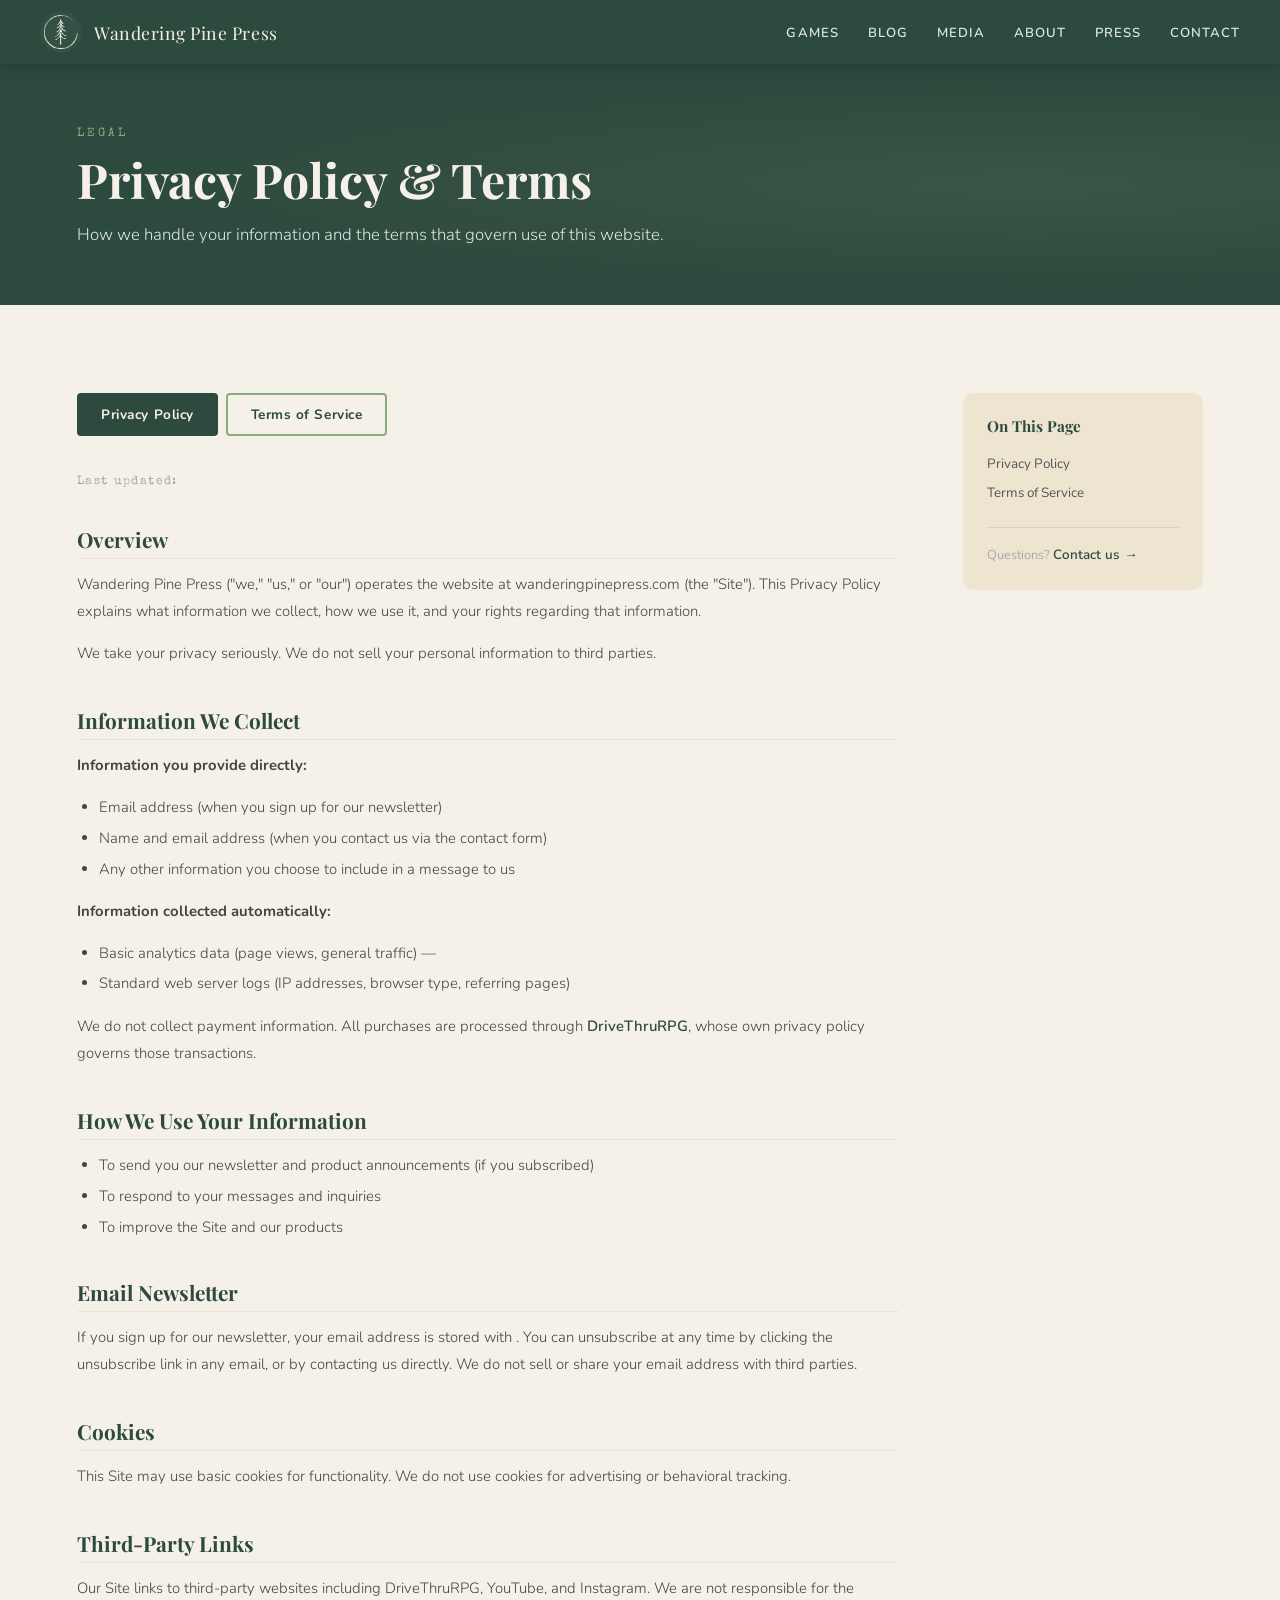
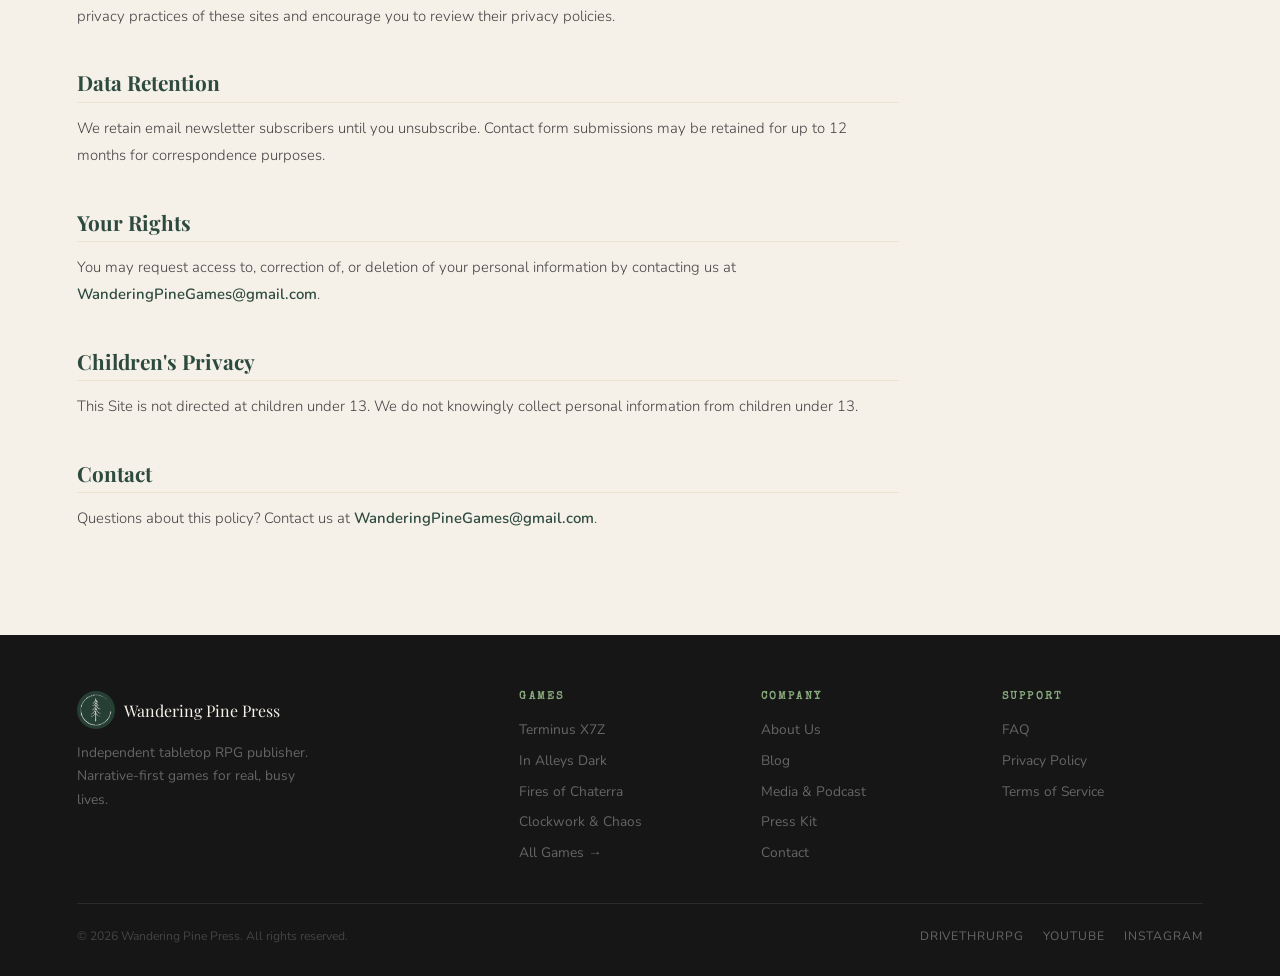
<file: privacy.html>
<!DOCTYPE html>
<html lang="en">
<head>
  <meta charset="UTF-8"/>
  <meta name="viewport" content="width=device-width, initial-scale=1.0"/>
  <meta name="description" content="Privacy Policy and Terms of Service for Wandering Pine Press."/>
  <title>Privacy Policy & Terms — Wandering Pine Press</title>
  <link href="https://fonts.googleapis.com/css2?family=Playfair+Display:ital,wght@0,400;0,700;1,400&family=Nunito:wght@300;400;600&family=Special+Elite&display=swap" rel="stylesheet"/>
  <link rel="stylesheet" href="css/style.css"/>
  <style>
    .legal-layout { display: grid; grid-template-columns: 1fr 240px; gap: 4rem; align-items: start; }
    .legal-tabs { display: flex; gap: 0.5rem; margin-bottom: 2.5rem; }
    .legal-tab { font-family: 'Nunito', sans-serif; font-size: 0.85rem; font-weight: 700; letter-spacing: 0.04em; padding: 0.6rem 1.4rem; border-radius: 4px; border: 2px solid var(--moss); background: transparent; color: var(--pine); cursor: pointer; transition: all 0.2s; }
    .legal-tab.active, .legal-tab:hover { background: var(--pine); color: var(--cream); border-color: var(--pine); }
    .legal-panel { display: none; }
    .legal-panel.active { display: block; }
    .legal-panel h2 { font-family: 'Playfair Display', serif; font-size: 1.3rem; color: var(--pine); margin: 2.5rem 0 0.75rem; padding-bottom: 0.4rem; border-bottom: 1px solid var(--parchment); }
    .legal-panel h2:first-child { margin-top: 0; }
    .legal-panel p { font-size: 0.93rem; line-height: 1.85; color: #444; font-weight: 300; margin-bottom: 0.9rem; }
    .legal-panel ul { padding-left: 1.4rem; margin-bottom: 1rem; }
    .legal-panel ul li { font-size: 0.93rem; line-height: 1.75; color: #444; font-weight: 300; margin-bottom: 0.3rem; }
    .legal-panel a { color: var(--pine); font-weight: 600; text-decoration: none; }
    .legal-panel a:hover { color: var(--rust); }
    .last-updated { font-family: 'Special Elite', cursive; font-size: 0.72rem; letter-spacing: 0.12em; color: #aaa; margin-bottom: 2rem; display: block; }

    .legal-nav { position: sticky; top: 84px; background: var(--parchment); border-radius: 10px; padding: 1.5rem; }
    .legal-nav h4 { font-family: 'Playfair Display', serif; font-size: 0.95rem; color: var(--pine); margin-bottom: 1rem; }
    .legal-nav ul { list-style: none; display: flex; flex-direction: column; gap: 0.45rem; }
    .legal-nav a { color: #555; text-decoration: none; font-size: 0.84rem; transition: color 0.2s; }
    .legal-nav a:hover { color: var(--rust); }

    @media (max-width: 900px) { .legal-layout { grid-template-columns: 1fr; } .legal-nav { position: static; } }
  </style>
</head>
<body>
<div id="site-nav"></div>

<div class="page-hero">
  <div class="page-hero-inner">
    <span class="section-label">Legal</span>
    <h1>Privacy Policy & Terms</h1>
    <p>How we handle your information and the terms that govern use of this website.</p>
  </div>
</div>

<section>
  <div class="legal-layout">
    <div>
      <div class="legal-tabs">
        <button class="legal-tab active" data-panel="privacy">Privacy Policy</button>
        <button class="legal-tab" data-panel="terms">Terms of Service</button>
      </div>

      <!-- PRIVACY POLICY -->
      <div class="legal-panel active" id="panel-privacy">
        <span class="last-updated">Last updated: <!-- ADD DATE --></span>

        <h2>Overview</h2>
        <p>Wandering Pine Press ("we," "us," or "our") operates the website at wanderingpinepress.com (the "Site"). This Privacy Policy explains what information we collect, how we use it, and your rights regarding that information.</p>
        <p>We take your privacy seriously. We do not sell your personal information to third parties.</p>

        <h2>Information We Collect</h2>
        <p><strong>Information you provide directly:</strong></p>
        <ul>
          <li>Email address (when you sign up for our newsletter)</li>
          <li>Name and email address (when you contact us via the contact form)</li>
          <li>Any other information you choose to include in a message to us</li>
        </ul>
        <p><strong>Information collected automatically:</strong></p>
        <ul>
          <li>Basic analytics data (page views, general traffic) — <!-- ADD: Name the analytics tool if you use one, e.g. Google Analytics, or remove if not used --></li>
          <li>Standard web server logs (IP addresses, browser type, referring pages)</li>
        </ul>
        <p>We do not collect payment information. All purchases are processed through <a href="https://www.drivethrurpg.com" target="_blank" rel="noopener">DriveThruRPG</a>, whose own privacy policy governs those transactions.</p>

        <h2>How We Use Your Information</h2>
        <ul>
          <li>To send you our newsletter and product announcements (if you subscribed)</li>
          <li>To respond to your messages and inquiries</li>
          <li>To improve the Site and our products</li>
        </ul>

        <h2>Email Newsletter</h2>
        <p>If you sign up for our newsletter, your email address is stored with <!-- ADD: name of your email platform, e.g. Mailchimp or ConvertKit -->. You can unsubscribe at any time by clicking the unsubscribe link in any email, or by contacting us directly. We do not sell or share your email address with third parties.</p>

        <h2>Cookies</h2>
        <p>This Site may use basic cookies for functionality. <!-- ADD: Update this section based on actual cookie usage. If you use Google Analytics or other tracking, describe it here. --> We do not use cookies for advertising or behavioral tracking.</p>

        <h2>Third-Party Links</h2>
        <p>Our Site links to third-party websites including DriveThruRPG, YouTube, and Instagram. We are not responsible for the privacy practices of these sites and encourage you to review their privacy policies.</p>

        <h2>Data Retention</h2>
        <p>We retain email newsletter subscribers until you unsubscribe. Contact form submissions may be retained for up to 12 months for correspondence purposes.</p>

        <h2>Your Rights</h2>
        <p>You may request access to, correction of, or deletion of your personal information by contacting us at <a href="mailto:WanderingPineGames@gmail.com">WanderingPineGames@gmail.com</a>.</p>

        <h2>Children's Privacy</h2>
        <p>This Site is not directed at children under 13. We do not knowingly collect personal information from children under 13.</p>

        <h2>Contact</h2>
        <p>Questions about this policy? Contact us at <a href="mailto:WanderingPineGames@gmail.com">WanderingPineGames@gmail.com</a>.</p>
      </div>

      <!-- TERMS OF SERVICE -->
      <div class="legal-panel" id="panel-terms">
        <span class="last-updated">Last updated: <!-- ADD DATE --></span>

        <h2>Acceptance of Terms</h2>
        <p>By accessing or using the Wandering Pine Press website (wanderingpinepress.com), you agree to be bound by these Terms of Service. If you do not agree, please do not use the Site.</p>

        <h2>Use of the Site</h2>
        <p>You may use this Site for lawful purposes only. You agree not to:</p>
        <ul>
          <li>Use the Site in any way that violates applicable laws or regulations</li>
          <li>Attempt to gain unauthorized access to any part of the Site</li>
          <li>Reproduce, distribute, or resell any content from this Site without permission</li>
          <li>Use the Site to transmit spam or malicious code</li>
        </ul>

        <h2>Intellectual Property</h2>
        <p>All content on this Site — including text, images, game descriptions, logos, and design — is owned by Wandering Pine Press or licensed to us. You may not reproduce, distribute, or create derivative works from our content without prior written permission.</p>
        <p>Our games and their associated content (rules, settings, characters, artwork) are protected by copyright. Purchasing a game grants you a personal license to use it — it does not transfer ownership or grant rights to distribute or republish.</p>

        <h2>Digital Products</h2>
        <p>All digital products are sold "as is." By purchasing a digital product through DriveThruRPG, you agree to DriveThruRPG's terms of service in addition to these terms. All digital sales are final.</p>

        <h2>Disclaimer of Warranties</h2>
        <p>This Site and its content are provided "as is" without warranties of any kind, express or implied. Wandering Pine Press does not warrant that the Site will be error-free or uninterrupted.</p>

        <h2>Limitation of Liability</h2>
        <p>To the fullest extent permitted by law, Wandering Pine Press shall not be liable for any indirect, incidental, or consequential damages arising from your use of this Site or our products.</p>

        <h2>External Links</h2>
        <p>This Site contains links to third-party websites. These links are provided for convenience only. Wandering Pine Press is not responsible for the content or practices of linked sites.</p>

        <h2>Changes to Terms</h2>
        <p>We may update these Terms from time to time. Continued use of the Site after changes constitutes acceptance of the updated Terms.</p>

        <h2>Governing Law</h2>
        <p>These Terms are governed by the laws of the Commonwealth of Virginia, United States.</p>

        <h2>Contact</h2>
        <p>Questions about these Terms? Contact us at <a href="mailto:WanderingPineGames@gmail.com">WanderingPineGames@gmail.com</a>.</p>
      </div>

    </div>

    <aside>
      <div class="legal-nav">
        <h4>On This Page</h4>
        <ul>
          <li><a href="#" onclick="switchTab('privacy'); return false;">Privacy Policy</a></li>
          <li><a href="#" onclick="switchTab('terms'); return false;">Terms of Service</a></li>
        </ul>
        <div style="margin-top:1.5rem;padding-top:1rem;border-top:1px solid rgba(0,0,0,0.08);">
          <p style="font-size:0.8rem;color:#aaa;line-height:1.65;">Questions? <a href="contact.html" style="color:var(--pine);font-weight:600;">Contact us →</a></p>
        </div>
      </div>
    </aside>
  </div>
</section>

<div id="site-footer"></div>
<script src="js/main.js"></script>
<script src="js/components.js"></script>
<script>
  function switchTab(name) {
    document.querySelectorAll('.legal-tab').forEach(function(t) { t.classList.remove('active'); });
    document.querySelectorAll('.legal-panel').forEach(function(p) { p.classList.remove('active'); });
    document.querySelector('[data-panel="' + name + '"]').classList.add('active');
    document.getElementById('panel-' + name).classList.add('active');
  }
  document.querySelectorAll('.legal-tab').forEach(function(btn) {
    btn.addEventListener('click', function() { switchTab(btn.dataset.panel); });
  });
  // Handle #terms anchor
  if (window.location.hash === '#terms') { switchTab('terms'); }
</script>
</body>
</html>
</file>
<file: css/style.css>
/* ============================================================
   WANDERING PINE PRESS — Global Stylesheet
   ============================================================ */

/* --- Variables & Reset --- */
*, *::before, *::after { box-sizing: border-box; margin: 0; padding: 0; }

:root {
  --pine:        #2d4a3e;
  --pine-light:  #3d6b5a;
  --pine-dark:   #1e3229;
  --moss:        #8aab7e;
  --cream:       #f5f0e8;
  --parchment:   #ede5d0;
  --ink:         #1e1e1e;
  --rust:        #c05c2a;
  --gold:        #c9963a;
  --mist:        #dde8e2;
  --gray:        #666;
  --light-gray:  #aaa;
}

html { scroll-behavior: smooth; }

body {
  font-family: 'Nunito', sans-serif;
  background: var(--cream);
  color: var(--ink);
  overflow-x: hidden;
  padding-top: 64px;
}

img { max-width: 100%; display: block; }
a { color: inherit; }

/* --- Typography --- */
h1, h2, h3, h4 { font-family: 'Playfair Display', serif; line-height: 1.2; }

.section-label {
  font-family: 'Special Elite', cursive;
  font-size: 0.75rem;
  letter-spacing: 0.25em;
  text-transform: uppercase;
  color: var(--rust);
  margin-bottom: 0.7rem;
  display: block;
}
.section-heading {
  font-size: clamp(1.7rem, 2.8vw, 2.4rem);
  margin-bottom: 0.9rem;
}
.section-sub {
  font-weight: 300;
  font-size: 1rem;
  line-height: 1.75;
  color: var(--gray);
  max-width: 580px;
}

section { padding: 5.5rem 6vw; }

/* --- Buttons --- */
.btn-primary {
  background: var(--rust);
  color: #fff;
  padding: 0.85rem 2rem;
  border-radius: 4px;
  text-decoration: none;
  font-family: 'Nunito', sans-serif;
  font-weight: 600;
  font-size: 0.92rem;
  letter-spacing: 0.04em;
  border: none;
  cursor: pointer;
  transition: background 0.2s, transform 0.15s;
  display: inline-block;
}
.btn-primary:hover { background: #a84d22; transform: translateY(-2px); }

.btn-outline {
  border: 2px solid var(--moss);
  color: var(--moss);
  padding: 0.83rem 2rem;
  border-radius: 4px;
  text-decoration: none;
  font-weight: 600;
  font-size: 0.92rem;
  letter-spacing: 0.04em;
  transition: all 0.2s;
  display: inline-block;
  background: transparent;
  cursor: pointer;
  font-family: 'Nunito', sans-serif;
}
.btn-outline:hover { background: var(--moss); color: var(--pine); transform: translateY(-2px); }

.btn-pine {
  background: var(--pine);
  color: var(--cream);
  padding: 0.85rem 2rem;
  border-radius: 4px;
  text-decoration: none;
  font-weight: 600;
  font-size: 0.92rem;
  letter-spacing: 0.04em;
  border: none;
  cursor: pointer;
  transition: background 0.2s, transform 0.15s;
  display: inline-block;
  font-family: 'Nunito', sans-serif;
}
.btn-pine:hover { background: var(--pine-dark); transform: translateY(-2px); }

/* --- Navigation --- */
nav {
  position: fixed; top: 0; left: 0; right: 0; z-index: 200;
  background: var(--pine);
  display: flex; align-items: center; justify-content: space-between;
  padding: 0 2.5rem; height: 64px;
  box-shadow: 0 2px 12px rgba(0,0,0,0.25);
}
.nav-logo {
  display: flex; align-items: center; gap: 0.75rem;
  text-decoration: none;
}
.nav-logo img {
  height: 42px; width: 42px;
  border-radius: 50%;
  object-fit: contain;
  filter: brightness(1.1);
}
.nav-logo span {
  font-family: 'Playfair Display', serif;
  color: var(--cream);
  font-size: 1.1rem;
  letter-spacing: 0.03em;
}
.nav-links { display: flex; gap: 1.8rem; list-style: none; }
.nav-links a {
  color: var(--mist);
  text-decoration: none;
  font-size: 0.82rem;
  font-weight: 600;
  letter-spacing: 0.08em;
  text-transform: uppercase;
  transition: color 0.2s;
  padding-bottom: 2px;
  border-bottom: 2px solid transparent;
}
.nav-links a:hover,
.nav-links a.active { color: var(--gold); border-bottom-color: var(--gold); }

/* Hamburger */
.nav-toggle {
  display: none;
  flex-direction: column;
  gap: 5px;
  cursor: pointer;
  background: none;
  border: none;
  padding: 4px;
}
.nav-toggle span {
  display: block; width: 24px; height: 2px;
  background: var(--cream);
  transition: all 0.3s;
}
.nav-toggle.open span:nth-child(1) { transform: rotate(45deg) translate(5px, 5px); }
.nav-toggle.open span:nth-child(2) { opacity: 0; }
.nav-toggle.open span:nth-child(3) { transform: rotate(-45deg) translate(5px, -5px); }

/* Mobile nav */
@media (max-width: 768px) {
  .nav-toggle { display: flex; }
  .nav-links {
    display: none;
    position: absolute; top: 64px; left: 0; right: 0;
    background: var(--pine-dark);
    flex-direction: column; gap: 0;
    padding: 1rem 0;
    box-shadow: 0 8px 24px rgba(0,0,0,0.3);
  }
  .nav-links.open { display: flex; }
  .nav-links li a {
    display: block;
    padding: 0.85rem 2rem;
    font-size: 0.9rem;
    border-bottom: 1px solid rgba(255,255,255,0.05);
  }
  .nav-logo span { font-size: 0.95rem; }
}

/* --- Image Placeholder --- */
.img-placeholder {
  background: var(--mist);
  border: 2px dashed var(--moss);
  border-radius: 8px;
  display: flex;
  flex-direction: column;
  align-items: center;
  justify-content: center;
  color: var(--pine-light);
  font-size: 0.8rem;
  font-weight: 600;
  letter-spacing: 0.08em;
  text-transform: uppercase;
  gap: 0.5rem;
}
.img-placeholder .ph-icon { font-size: 2rem; opacity: 0.5; }

/* --- Tags / Badges --- */
.game-badge {
  display: inline-block;
  font-size: 0.65rem; font-weight: 700;
  letter-spacing: 0.12em; text-transform: uppercase;
  padding: 0.22rem 0.65rem; border-radius: 20px;
  margin-bottom: 0.85rem;
}
.badge-campaign { background: rgba(192,92,42,0.1); color: var(--rust); }
.badge-oneshot  { background: rgba(201,150,58,0.13); color: #7a5a1a; }

.tag {
  font-size: 0.65rem; font-weight: 700;
  letter-spacing: 0.08em; text-transform: uppercase;
  padding: 0.18rem 0.55rem; border-radius: 3px;
  background: var(--mist); color: var(--pine);
}

/* --- Footer --- */
footer {
  background: #161616;
  color: var(--mist);
  padding: 3.5rem 6vw 2rem;
}
.footer-grid {
  display: grid;
  grid-template-columns: 2fr 1fr 1fr 1fr;
  gap: 2.5rem;
  margin-bottom: 2.5rem;
}
.footer-logo {
  display: flex; align-items: center; gap: 0.6rem;
  text-decoration: none; margin-bottom: 0.75rem;
}
.footer-logo img { height: 38px; width: 38px; border-radius: 50%; object-fit: contain; filter: brightness(0.85); }
.footer-logo span { font-family: 'Playfair Display', serif; color: var(--cream); font-size: 1rem; }
.footer-brand p { font-size: 0.86rem; line-height: 1.7; color: #666; max-width: 240px; }
.footer-col h5 {
  font-family: 'Special Elite', cursive;
  font-size: 0.68rem; letter-spacing: 0.2em; text-transform: uppercase;
  color: var(--moss); margin-bottom: 1rem;
}
.footer-col ul { list-style: none; display: flex; flex-direction: column; gap: 0.55rem; }
.footer-col a { color: #666; text-decoration: none; font-size: 0.86rem; transition: color 0.2s; }
.footer-col a:hover { color: var(--cream); }
.footer-bottom {
  border-top: 1px solid #2a2a2a;
  padding-top: 1.5rem;
  display: flex; justify-content: space-between; align-items: center;
  flex-wrap: wrap; gap: 0.5rem;
}
.footer-bottom p { font-size: 0.76rem; color: #444; }
.social-links { display: flex; gap: 1.2rem; }
.social-links a {
  color: #666; text-decoration: none;
  font-size: 0.76rem; letter-spacing: 0.08em; text-transform: uppercase;
  transition: color 0.2s;
}
.social-links a:hover { color: var(--moss); }

@media (max-width: 900px) {
  .footer-grid { grid-template-columns: 1fr 1fr; }
}
@media (max-width: 560px) {
  .footer-grid { grid-template-columns: 1fr; }
  section { padding: 4rem 1.4rem; }
}

/* --- Page Hero (inner pages) --- */
.page-hero {
  background: var(--pine);
  padding: 4rem 6vw 3.5rem;
  position: relative;
  overflow: hidden;
}
.page-hero::before {
  content: '';
  position: absolute; inset: 0;
  background: radial-gradient(ellipse at 80% 50%, rgba(138,171,126,0.12) 0%, transparent 60%);
  pointer-events: none;
}
.page-hero-inner { position: relative; z-index: 1; }
.page-hero .section-label { color: var(--moss); }
.page-hero h1 { color: var(--cream); font-size: clamp(2rem, 4vw, 3rem); margin-bottom: 0.75rem; }
.page-hero p { color: var(--mist); font-weight: 300; font-size: 1.05rem; line-height: 1.7; max-width: 600px; }

/* --- Breadcrumb --- */
.breadcrumb {
  font-size: 0.78rem; color: var(--light-gray);
  margin-bottom: 1.5rem;
  display: flex; gap: 0.4rem; align-items: center;
}
.breadcrumb a { color: var(--moss); text-decoration: none; }
.breadcrumb a:hover { color: var(--cream); }

/* --- Animations --- */
@keyframes fadeUp {
  from { opacity: 0; transform: translateY(22px); }
  to   { opacity: 1; transform: translateY(0); }
}
.fade-up { opacity: 0; animation: fadeUp 0.7s forwards; }
.delay-1 { animation-delay: 0.2s; }
.delay-2 { animation-delay: 0.4s; }
.delay-3 { animation-delay: 0.6s; }
.delay-4 { animation-delay: 0.8s; }
</file>
